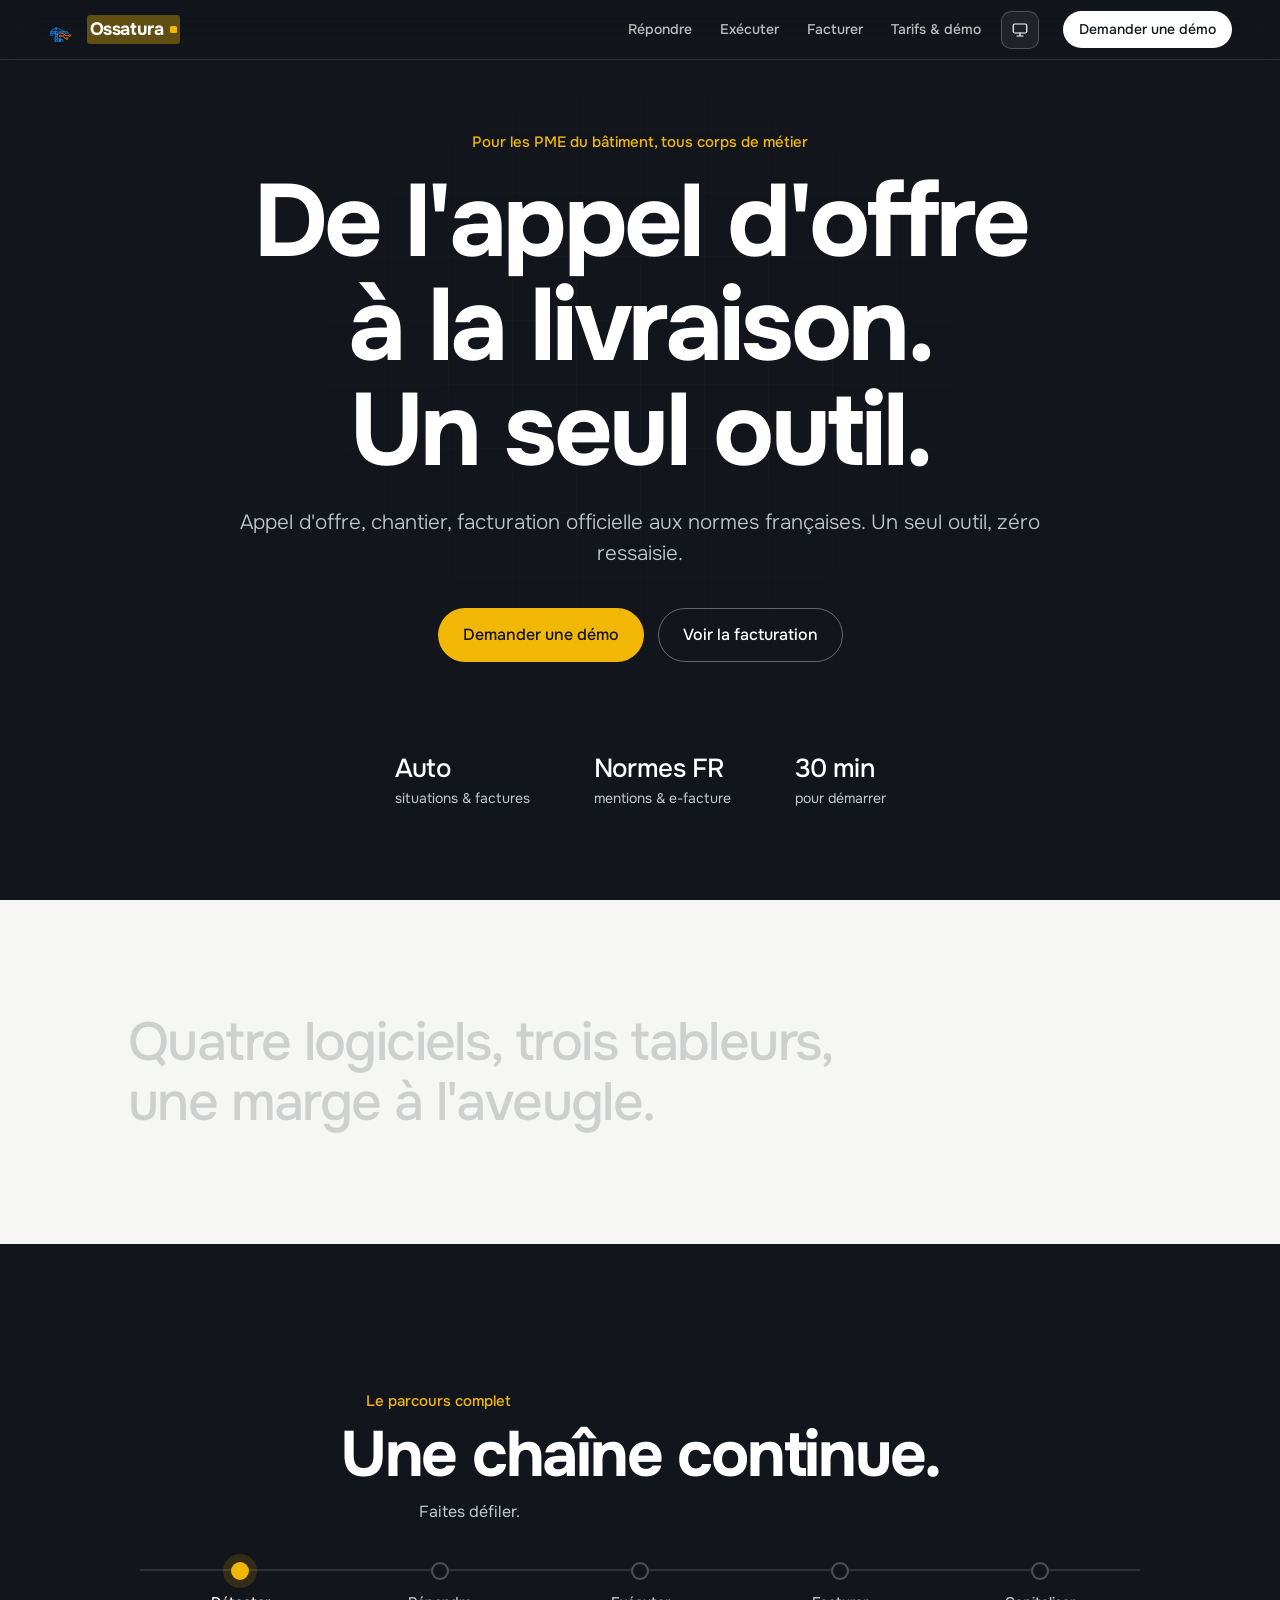
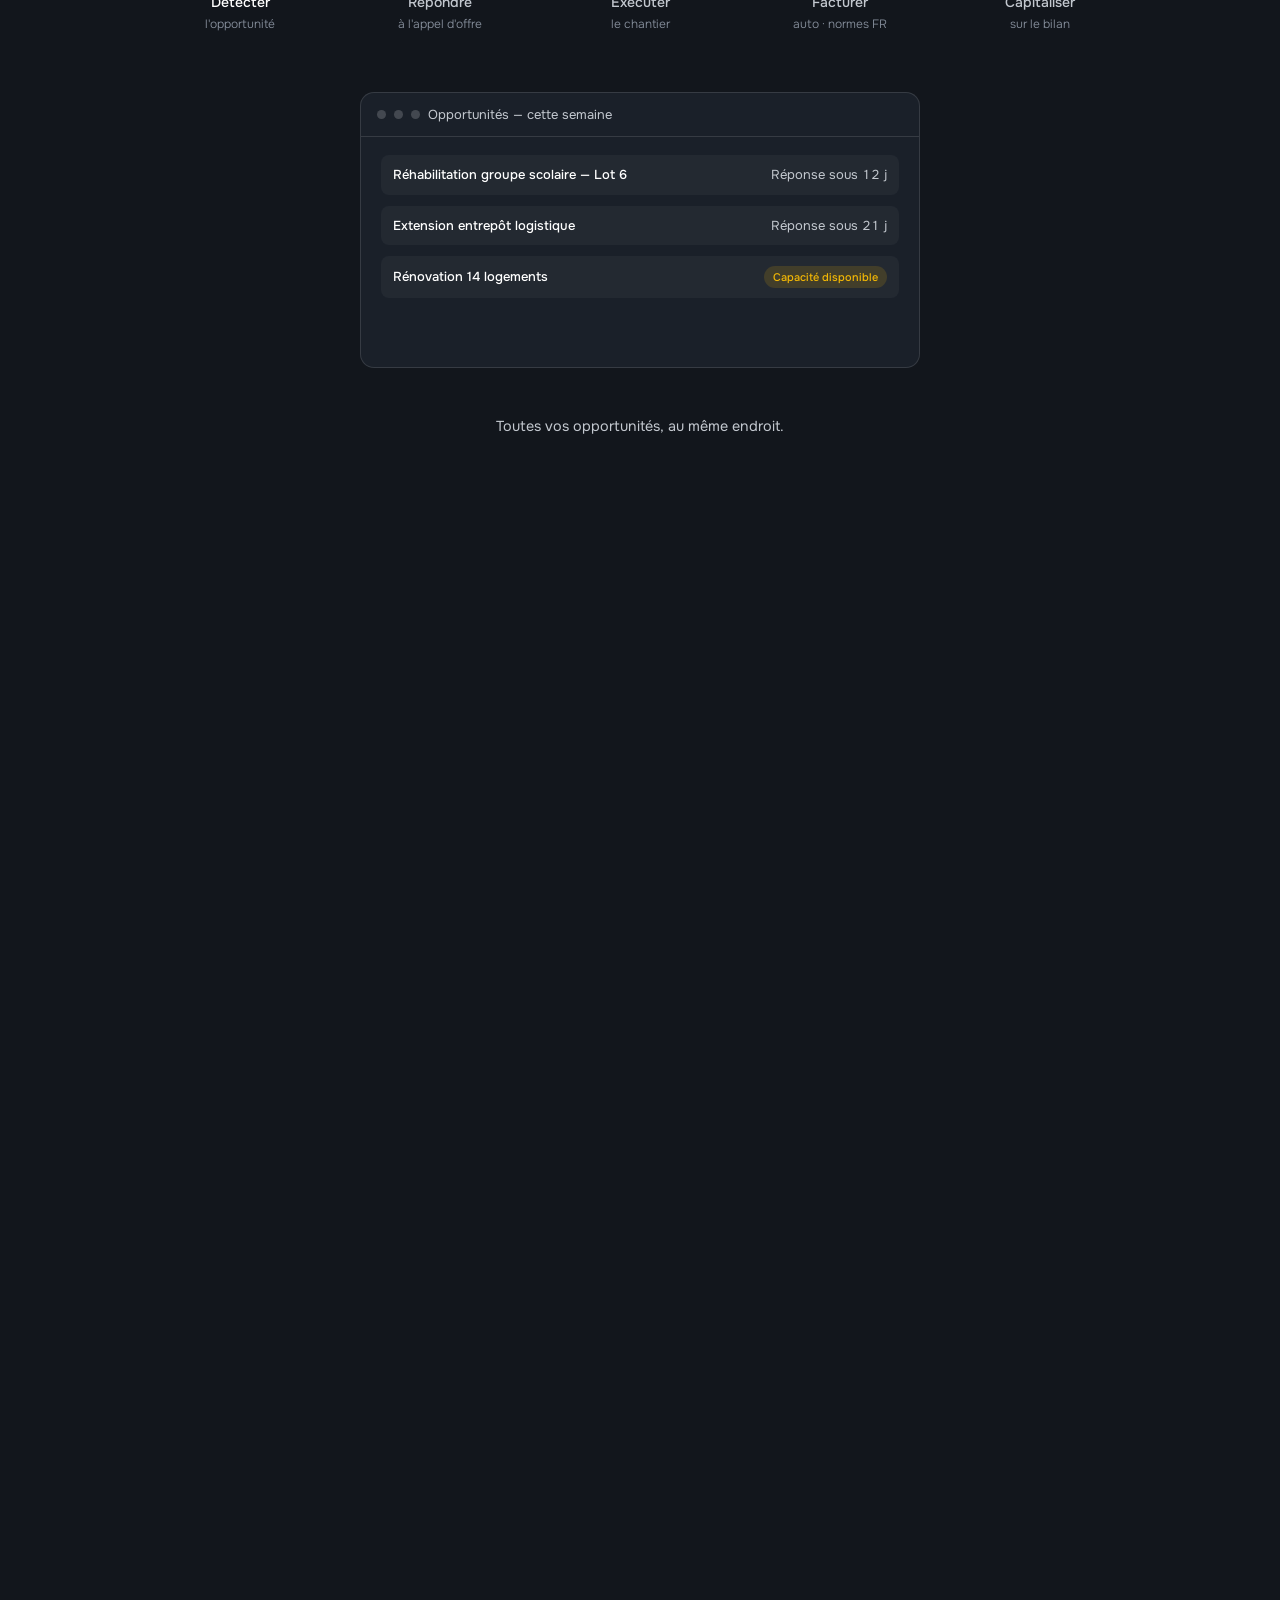
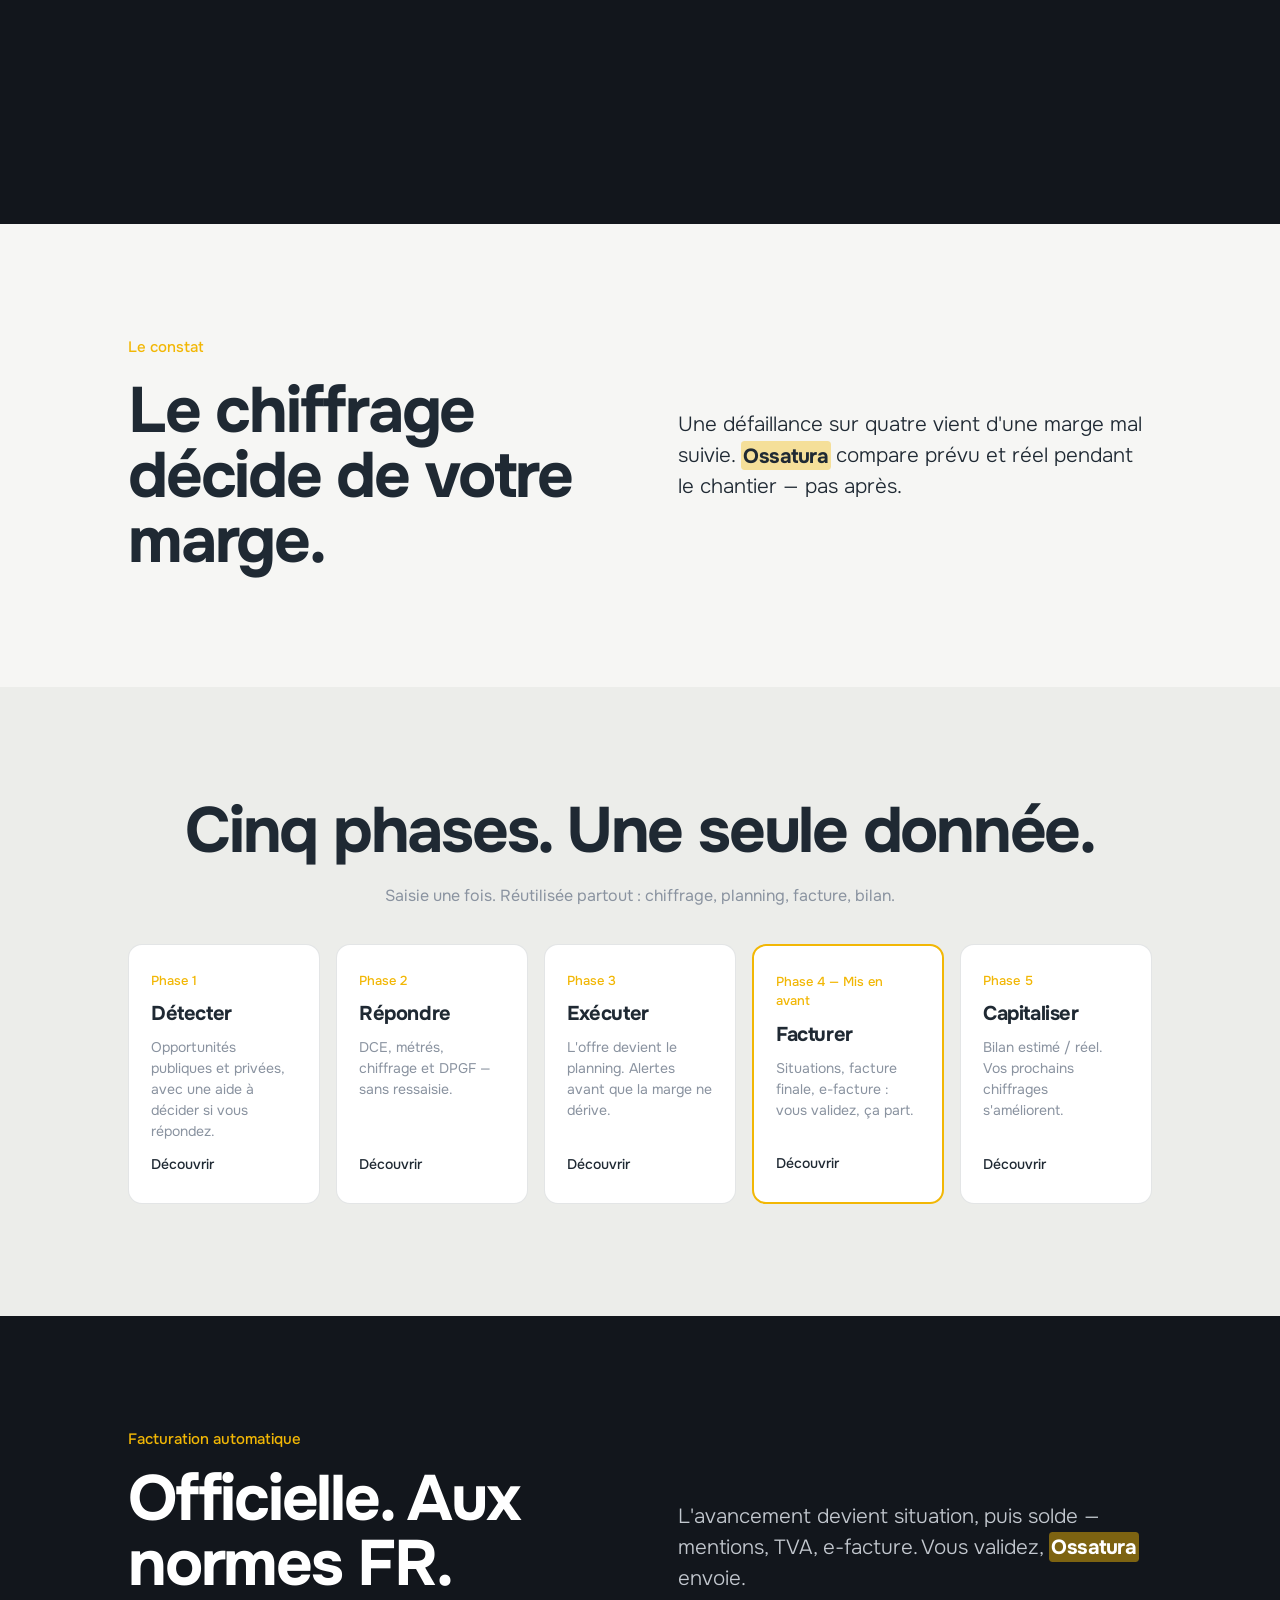
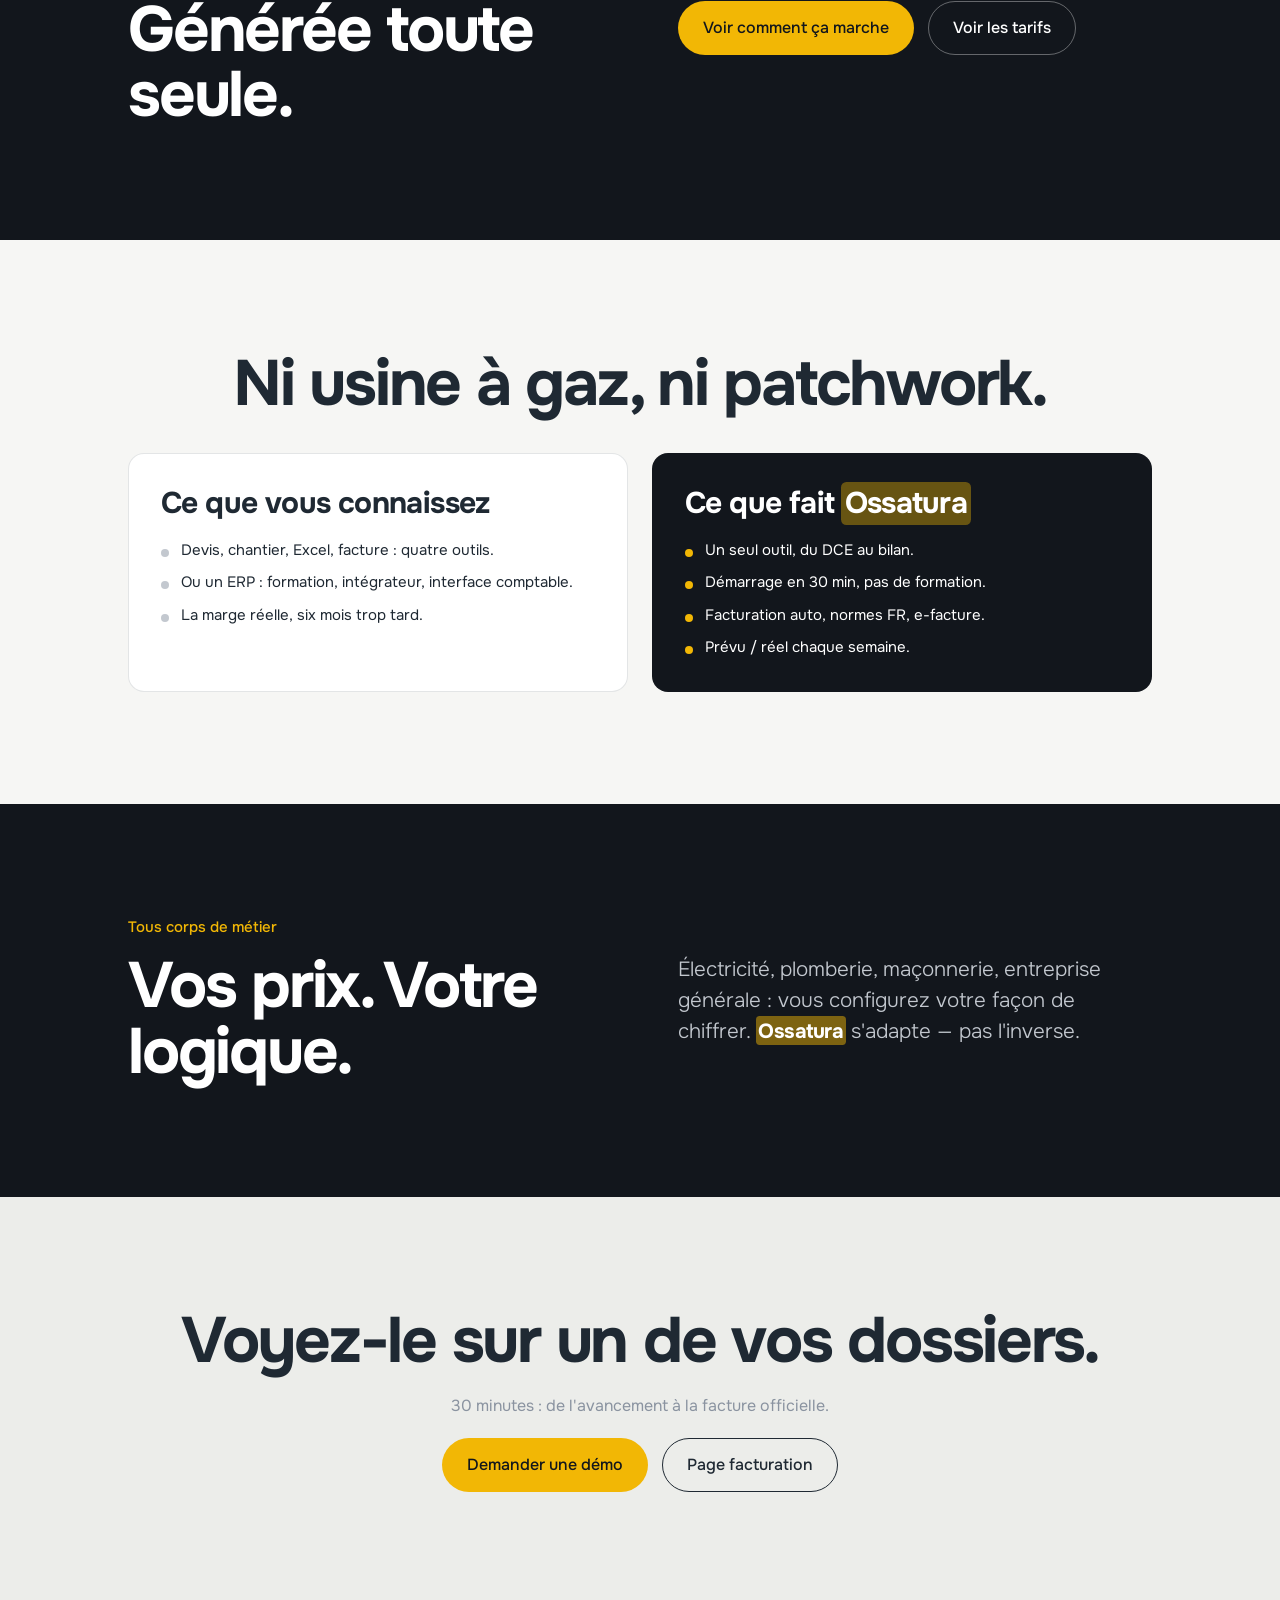
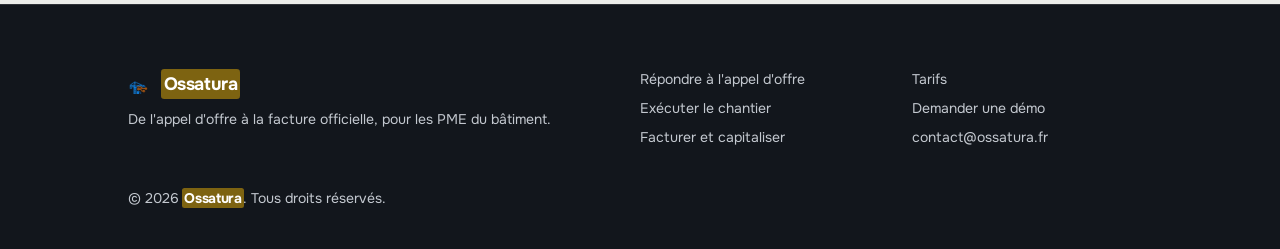
<file: index.html>
<!doctype html>
<html lang="fr-FR">
<head>
<meta charset="utf-8">
<meta name="viewport" content="width=device-width,initial-scale=1">
<title>Ossatura | Logiciel BTP — Chantier &amp; facturation officielle</title>
<meta name="description" content="Ossatura centralise appels d'offres, chiffrage, chantier et facturation automatique officielle aux normes françaises. Pour PME du BTP.">
<meta name="keywords" content="logiciel BTP, facturation automatique, normes françaises, appel d'offres, chiffrage chantier, e-facture, PME bâtiment">
<meta name="author" content="Ossatura">
<meta name="robots" content="index,follow,max-image-preview:large,max-snippet:-1,max-video-preview:-1">
<meta name="googlebot" content="index,follow">
<meta name="language" content="French">
<meta name="geo.region" content="FR">
<link rel="canonical" href="https://ossatura.duckdns.org/">
<link rel="alternate" hreflang="fr" href="https://ossatura.duckdns.org/">
<link rel="alternate" hreflang="x-default" href="https://ossatura.duckdns.org/">
<meta property="og:locale" content="fr_FR">
<meta property="og:type" content="website">
<meta property="og:site_name" content="Ossatura">
<meta property="og:title" content="Ossatura | Logiciel BTP — Chantier &amp; facturation officielle">
<meta property="og:description" content="Ossatura centralise appels d'offres, chiffrage, chantier et facturation automatique officielle aux normes françaises. Pour PME du BTP.">
<meta property="og:url" content="https://ossatura.duckdns.org/">
<meta property="og:image" content="https://ossatura.duckdns.org/assets/logo-full.png">
<meta property="og:image:alt" content="Logo Ossatura — logiciel BTP">
<meta name="twitter:card" content="summary_large_image">
<meta name="twitter:title" content="Ossatura | Logiciel BTP — Chantier &amp; facturation officielle">
<meta name="twitter:description" content="Ossatura centralise appels d'offres, chiffrage, chantier et facturation automatique officielle aux normes françaises. Pour PME du BTP.">
<meta name="twitter:image" content="https://ossatura.duckdns.org/assets/logo-full.png">
<link rel="icon" href="/assets/favicon.ico" sizes="any">
<link rel="icon" type="image/png" href="/assets/favicon.png">
<link rel="apple-touch-icon" href="/assets/logo-full.png">
<link rel="manifest" href="/site.webmanifest">
<meta name="theme-color" content="#F2B705">
<script>
(function(){
  try{
    var k="ossatura.vitrine.theme";
    var p=localStorage.getItem(k)||"system";
    var dark=window.matchMedia("(prefers-color-scheme: dark)").matches;
    var r=(p==="light"||p==="dark")?p:(dark?"dark":"light");
    document.documentElement.dataset.theme=r;
    document.documentElement.style.colorScheme=r;
    var m=document.querySelector('meta[name="theme-color"]');
    if(m) m.setAttribute("content", r==="dark"?"#12161C":"#F2B705");
  }catch(e){}
})();
</script>
<link rel="preconnect" href="https://fonts.googleapis.com">
<link rel="preconnect" href="https://fonts.gstatic.com" crossorigin>
<link rel="stylesheet" href="/assets/style.css?v=20260915-ios">
<script type="application/ld+json">
{
  "@context": "https://schema.org",
  "@type": "Organization",
  "name": "Ossatura",
  "url": "https://ossatura.duckdns.org",
  "logo": "https://ossatura.duckdns.org/assets/logo-full.png",
  "email": "contact@ossatura.fr",
  "description": "Plateforme de gestion de projet pour les PME du bâtiment, de l'appel d'offre à la facturation officielle.",
  "sameAs": [],
  "areaServed": {
    "@type": "Country",
    "name": "France"
  }
}
</script>
<script type="application/ld+json">
{
  "@context": "https://schema.org",
  "@type": "WebSite",
  "name": "Ossatura",
  "url": "https://ossatura.duckdns.org",
  "inLanguage": "fr-FR",
  "publisher": {
    "@type": "Organization",
    "name": "Ossatura",
    "url": "https://ossatura.duckdns.org"
  },
  "potentialAction": {
    "@type": "CommunicateAction",
    "name": "Demander une démo",
    "target": "https://ossatura.duckdns.org/contact.html#demo"
  }
}
</script>
<script type="application/ld+json">
{
  "@context": "https://schema.org",
  "@type": "SoftwareApplication",
  "name": "Ossatura",
  "applicationCategory": "BusinessApplication",
  "applicationSubCategory": "ConstructionProjectManagement",
  "operatingSystem": "Web",
  "url": "https://ossatura.duckdns.org",
  "image": "https://ossatura.duckdns.org/assets/logo-full.png",
  "description": "Logiciel BTP pour appels d'offres, suivi de chantier et facturation automatique officielle aux normes françaises.",
  "inLanguage": "fr-FR",
  "offers": [
    {
      "@type": "Offer",
      "name": "Artisan",
      "price": "149",
      "priceCurrency": "EUR",
      "priceSpecification": {
        "@type": "UnitPriceSpecification",
        "price": "149",
        "priceCurrency": "EUR",
        "billingDuration": "P1M",
        "referenceQuantity": {
          "@type": "QuantitativeValue",
          "value": 1,
          "unitCode": "MON"
        }
      },
        "description": "5 chantiers actifs, 5 analyses IA/mois puis sur demande, socle DCE-chantier-facturation officielle.",
      "url": "https://ossatura.duckdns.org/contact.html"
    },
    {
      "@type": "Offer",
      "name": "Entreprise",
      "price": "349",
      "priceCurrency": "EUR",
      "priceSpecification": {
        "@type": "UnitPriceSpecification",
        "price": "349",
        "priceCurrency": "EUR",
        "billingDuration": "P1M"
      },
        "description": "20 chantiers actifs, 25 analyses IA/mois puis sur demande, relances auto, pilotage d'équipes et capitalisation.",
      "url": "https://ossatura.duckdns.org/contact.html"
    },
    {
      "@type": "Offer",
      "name": "Groupe",
      "price": "799",
      "priceCurrency": "EUR",
      "priceSpecification": {
        "@type": "UnitPriceSpecification",
        "price": "799",
        "priceCurrency": "EUR",
        "billingDuration": "P1M",
        "minPrice": "799"
      },
        "description": "Chantiers illimités, analyses IA illimitées, multi-sociétés, reporting groupe et interlocuteur dédié.",
      "url": "https://ossatura.duckdns.org/contact.html"
    }
  ],
  "featureList": [
    "Réponse aux appels d'offres",
    "Analyse IA des DCE",
    "Chiffrage et DPGF",
    "Suivi de chantier",
    "Facturation automatique aux normes françaises",
    "Facture électronique",
    "Bilan de marge"
  ],
  "provider": {
    "@type": "Organization",
    "name": "Ossatura",
    "url": "https://ossatura.duckdns.org"
  }
}
</script>
<script type="application/ld+json">
{
  "@context": "https://schema.org",
  "@type": "WebPage",
  "name": "Ossatura | Logiciel BTP — Chantier & facturation officielle",
  "description": "Ossatura centralise appels d'offres, chiffrage, chantier et facturation automatique officielle aux normes françaises. Pour PME du BTP.",
  "url": "https://ossatura.duckdns.org/",
  "inLanguage": "fr-FR",
  "isPartOf": {
    "@type": "WebSite",
    "name": "Ossatura",
    "url": "https://ossatura.duckdns.org"
  },
  "about": {
    "@type": "SoftwareApplication",
    "name": "Ossatura"
  },
  "primaryImageOfPage": {
    "@type": "ImageObject",
    "url": "https://ossatura.duckdns.org/assets/logo-full.png"
  }
}
</script>
<script type="application/ld+json">
{
  "@context": "https://schema.org",
  "@type": "BreadcrumbList",
  "itemListElement": [
    {
      "@type": "ListItem",
      "position": 1,
      "name": "Accueil",
      "item": "https://ossatura.duckdns.org/"
    }
  ]
}
</script>
</head>
<body>
<a class="skip-link" href="#main">Aller au contenu</a>
<nav class="nav" aria-label="Navigation principale">
  <a class="brand" href="index.html"><img src="/assets/logo-nav.png" alt="Ossatura — logiciel de gestion BTP" width="24" height="24" decoding="async"><span class="brand-mark">Ossatura</span></a>
  <ul class="nav-links" id="nav-links">
          <li><a href="reponse.html">Répondre</a></li>
    <li><a href="chantier.html">Exécuter</a></li>
    <li><a href="finance.html">Facturer</a></li>
    <li><a href="contact.html">Tarifs & démo</a></li>
  </ul>
  <button type="button" class="theme-toggle" aria-label="Changer le thème"></button>
  <a class="cta" href="contact.html">Demander une démo</a>
  <button class="burger" type="button" aria-label="Ouvrir le menu" aria-expanded="false" aria-controls="nav-links"><span></span><span></span><span></span></button>
</nav>

<main id="main">
<!-- HERO -->
<header class="hero dark">
  <div class="hero-blueprint" aria-hidden="true"></div>
  <div class="wrap center">
    <p class="kicker reveal">Pour les PME du bâtiment, tous corps de métier</p>
    <h1 class="reveal d1">De l'appel d'offre<br>à la livraison.<br>Un seul outil.</h1>
    <p class="lead muted reveal d2">Appel d'offre, chantier, facturation officielle aux normes françaises. Un seul outil, zéro ressaisie.</p>
    <div class="btn-row reveal d3">
      <a class="btn primary" href="contact.html">Demander une démo</a>
      <a class="btn ghostdark" href="finance.html">Voir la facturation</a>
    </div>
  </div>
  <div class="hero-sub reveal d3">
    <div><b>Auto</b>situations &amp; factures</div>
    <div><b>Normes FR</b>mentions &amp; e-facture</div>
    <div><b>30 min</b>pour démarrer</div>
  </div>
</header>

<!-- STATEMENT -->
<section class="section light">
  <div class="wrap">
    <p class="statement">Quatre logiciels, trois tableurs, une marge à l'aveugle.</p>
  </div>
</section>

<!-- SCRUBBED SCENE -->
<section class="scene dark" id="parcours">
  <div class="pin">
  <div class="pin-inner">
    <div class="wrap scene-head">
      <p class="kicker">Le parcours complet</p>
      <h2>Une chaîne continue.</h2>
      <p class="muted">Faites défiler.</p>
    </div>
    <div class="scene-body">
      <div class="wrap">
        <div class="track"><div class="fill"></div></div>
        <div class="nodes">
          <div class="node"><span>Détecter</span><small>l'opportunité</small></div>
          <div class="node"><span>Répondre</span><small>à l'appel d'offre</small></div>
          <div class="node"><span>Exécuter</span><small>le chantier</small></div>
          <div class="node"><span>Facturer</span><small>auto · normes FR</small></div>
          <div class="node"><span>Capitaliser</span><small>sur le bilan</small></div>
        </div>

        <div class="screens">
          <div class="screen">
            <header><i></i><i></i><i></i> Opportunités — cette semaine</header>
            <div class="body">
              <div class="row"><b>Réhabilitation groupe scolaire — Lot 6</b><span class="v">Réponse sous 12 j</span></div>
              <div class="row"><b>Extension entrepôt logistique</b><span class="v">Réponse sous 21 j</span></div>
              <div class="row"><b>Rénovation 14 logements</b><span class="tag">Capacité disponible</span></div>
            </div>
          </div>
          <div class="screen">
            <header><i></i><i></i><i></i> Chiffrage — Lot 6 — 48 postes</header>
            <div class="body">
              <div class="row"><b>Postes du CCTP chiffrés</b><span class="v ok">48 / 48</span></div>
              <div class="row"><b>Déboursé sec</b><span class="v">182 400 €</span></div>
              <div class="row"><b>Prix de vente (marge appliquée)</b><span class="v">236 900 €</span></div>
              <div class="bar"><i style="--w:100%"></i></div>
            </div>
          </div>
          <div class="screen">
            <header><i></i><i></i><i></i> Chantier — semaine 7 sur 14</header>
            <div class="body">
              <div class="row"><b>Phase gros œuvre</b><span class="v ok">Terminée</span></div>
              <div class="row"><b>Phase second œuvre</b><span class="v">62 %</span></div>
              <div class="bar"><i style="--w:62%"></i></div>
              <div class="row"><b>Heures consommées / prévues</b><span class="v">1 040 / 1 120</span></div>
            </div>
          </div>
          <div class="screen">
            <header><i></i><i></i><i></i> Facture auto — normes FR</header>
            <div class="body">
              <div class="row"><b>Avancement cumulé</b><span class="v">71 %</span></div>
              <div class="row"><b>Situation générée</b><span class="v">54 300 €</span></div>
              <div class="row"><b>Mentions &amp; TVA</b><span class="v ok">Conformes</span></div>
              <div class="row"><b>E-facture</b><span class="tag">Format officiel</span></div>
            </div>
          </div>
          <div class="screen">
            <header><i></i><i></i><i></i> Bilan de clôture</header>
            <div class="body">
              <div class="row"><b>Budget chiffré</b><span class="v">236 900 €</span></div>
              <div class="row"><b>Coût réel</b><span class="v">221 100 €</span></div>
              <div class="row"><b>Marge réalisée</b><span class="v ok">15 800 € · 6,7 %</span></div>
              <div class="row"><b>Écart main-d'œuvre</b><span class="v">+ 4 % vs estimé</span></div>
            </div>
          </div>
        </div>
      </div>
      <p class="scene-caption">
        <span>Toutes vos opportunités, au même endroit.</span>
        <span>DCE lu, CCTP chiffré, rien n'est oublié.</span>
        <span>L'offre devient le planning. Le terrain remonte l'avancement.</span>
        <span>Vous validez : situation, mentions FR, e-facture.</span>
        <span>Chaque chantier améliore le prochain chiffrage.</span>
      </p>
    </div>
  </div>
  </div>
</section>

<!-- WHY -->
<section class="section light">
  <div class="wrap">
    <div class="grid-2">
      <div class="stack reveal">
        <p class="kicker">Le constat</p>
        <h2>Le chiffrage décide de votre marge.</h2>
      </div>
      <div class="stack reveal d1">
        <p class="lead">Une défaillance sur quatre vient d'une marge mal suivie. <span class="brand-mark">Ossatura</span> compare prévu et réel pendant le chantier — pas après.</p>
      </div>
    </div>
  </div>
</section>

<!-- PHASES OVERVIEW -->
<section class="section concrete">
  <div class="wrap">
    <div class="center stack reveal" style="margin-bottom:36px">
      <h2>Cinq phases. Une seule donnée.</h2>
      <p class="muted">Saisie une fois. Réutilisée partout : chiffrage, planning, facture, bilan.</p>
    </div>
    <div class="phases">
      <article class="phase reveal">
        <span class="n">Phase 1</span>
        <h3>Détecter</h3>
        <p>Opportunités publiques et privées, avec une aide à décider si vous répondez.</p>
        <a href="reponse.html#detecter">Découvrir</a>
      </article>
      <article class="phase reveal d1">
        <span class="n">Phase 2</span>
        <h3>Répondre</h3>
        <p>DCE, métrés, chiffrage et DPGF — sans ressaisie.</p>
        <a href="reponse.html#repondre">Découvrir</a>
      </article>
      <article class="phase reveal d2">
        <span class="n">Phase 3</span>
        <h3>Exécuter</h3>
        <p>L'offre devient le planning. Alertes avant que la marge ne dérive.</p>
        <a href="chantier.html">Découvrir</a>
      </article>
      <article class="phase hi reveal d3">
        <span class="n">Phase 4 — Mis en avant</span>
        <h3>Facturer</h3>
        <p>Situations, facture finale, e-facture : vous validez, ça part.</p>
        <a href="finance.html">Découvrir</a>
      </article>
      <article class="phase reveal d3">
        <span class="n">Phase 5</span>
        <h3>Capitaliser</h3>
        <p>Bilan estimé / réel. Vos prochains chiffrages s'améliorent.</p>
        <a href="finance.html#capitaliser">Découvrir</a>
      </article>
    </div>
  </div>
</section>

<!-- FACTURATION -->
<section class="section dark" id="facturation">
  <div class="wrap grid-2">
    <div class="reveal">
      <p class="kicker">Facturation automatique</p>
      <h2>Officielle. Aux normes FR. Générée toute seule.</h2>
    </div>
    <div class="stack reveal d1">
      <p class="lead muted">L'avancement devient situation, puis solde — mentions, TVA, e-facture. Vous validez, <span class="brand-mark">Ossatura</span> envoie.</p>
      <div class="btn-row" style="margin-top:8px">
        <a class="btn primary" href="finance.html">Voir comment ça marche</a>
        <a class="btn ghostdark" href="contact.html">Voir les tarifs</a>
      </div>
    </div>
  </div>
</section>

<!-- COMPARISON -->
<section class="section light">
  <div class="wrap">
    <div class="center stack reveal" style="margin-bottom:36px">
      <h2>Ni usine à gaz, ni patchwork.</h2>
    </div>
    <div class="compare">
      <article class="reveal">
        <h3>Ce que vous connaissez</h3>
        <ul>
          <li>Devis, chantier, Excel, facture : quatre outils.</li>
          <li>Ou un ERP : formation, intégrateur, interface comptable.</li>
          <li>La marge réelle, six mois trop tard.</li>
        </ul>
      </article>
      <article class="hi reveal d1">
        <h3>Ce que fait <span class="brand-mark">Ossatura</span></h3>
        <ul>
          <li>Un seul outil, du DCE au bilan.</li>
          <li>Démarrage en 30 min, pas de formation.</li>
          <li>Facturation auto, normes FR, e-facture.</li>
          <li>Prévu / réel chaque semaine.</li>
        </ul>
      </article>
    </div>
  </div>
</section>

<!-- GENERIC -->
<section class="section dark">
  <div class="wrap grid-2">
    <div class="reveal">
      <p class="kicker">Tous corps de métier</p>
      <h2>Vos prix. Votre logique.</h2>
    </div>
    <div class="stack reveal d1">
      <p class="lead muted">Électricité, plomberie, maçonnerie, entreprise générale : vous configurez votre façon de chiffrer. <span class="brand-mark">Ossatura</span> s'adapte — pas l'inverse.</p>
    </div>
  </div>
</section>

<!-- CTA -->
<section class="section concrete">
  <div class="wrap center stack reveal">
    <h2>Voyez-le sur un de vos dossiers.</h2>
    <p class="muted">30 minutes : de l'avancement à la facture officielle.</p>
    <div class="btn-row"><a class="btn primary" href="contact.html">Demander une démo</a><a class="btn ghost" href="finance.html">Page facturation</a></div>
  </div>
</section>

</main>
<footer class="footer dark">
  <div class="wrap">
    <div class="cols">
      <div>
        <div class="brand"><img src="/assets/logo-nav.png" alt="Ossatura — logiciel de gestion BTP" width="24" height="24" decoding="async"><span class="brand-mark">Ossatura</span></div>
        <p>De l'appel d'offre à la facture officielle, pour les PME du bâtiment.</p>
      </div>
      <ul>
        <li><a href="reponse.html">Répondre à l'appel d'offre</a></li>
        <li><a href="chantier.html">Exécuter le chantier</a></li>
        <li><a href="finance.html">Facturer et capitaliser</a></li>
      </ul>
      <ul>
        <li><a href="contact.html">Tarifs</a></li>
        <li><a href="contact.html#demo">Demander une démo</a></li>
        <li><a href="mailto:contact@ossatura.fr">contact@ossatura.fr</a></li>
      </ul>
    </div>
    <p>© 2026 <span class="brand-mark">Ossatura</span>. Tous droits réservés.</p>
  </div>
</footer>

<script src="/assets/main.js?v=20260915-ios" defer></script>
</body>
</html>
</file>
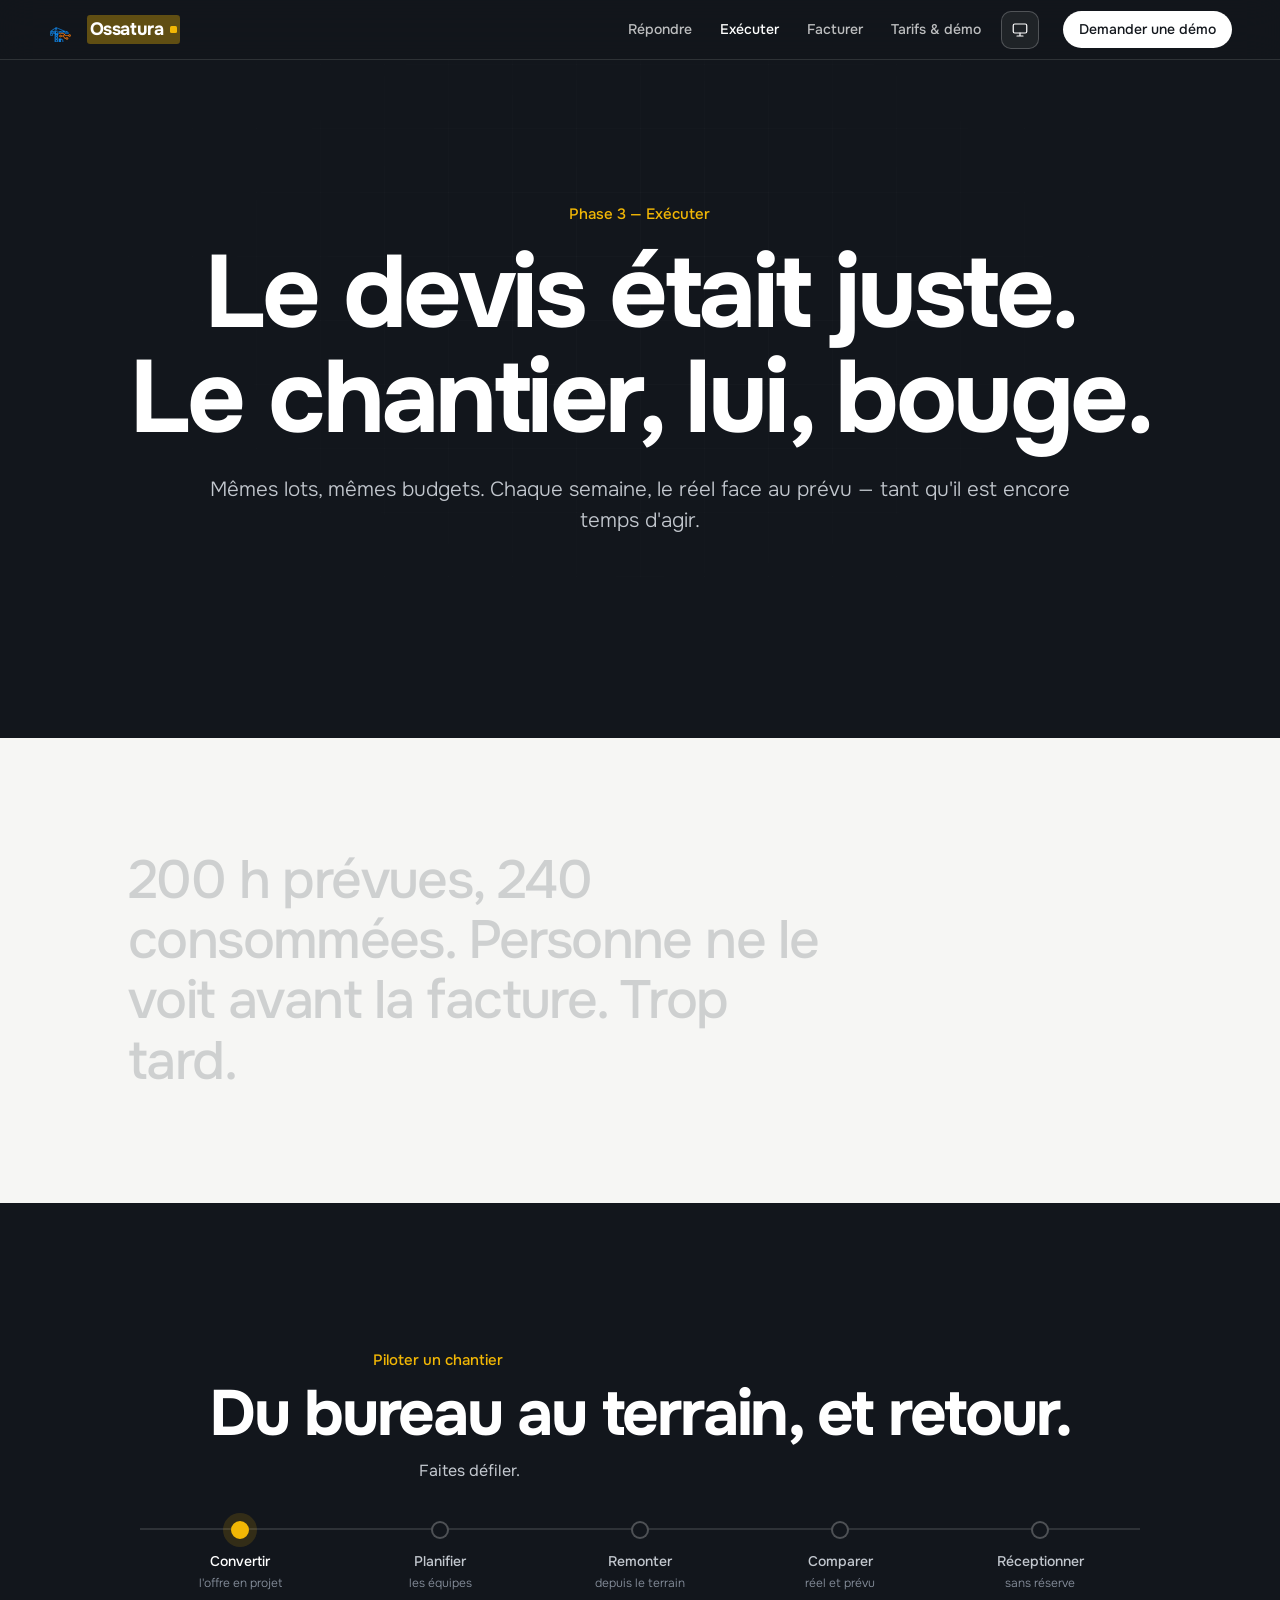
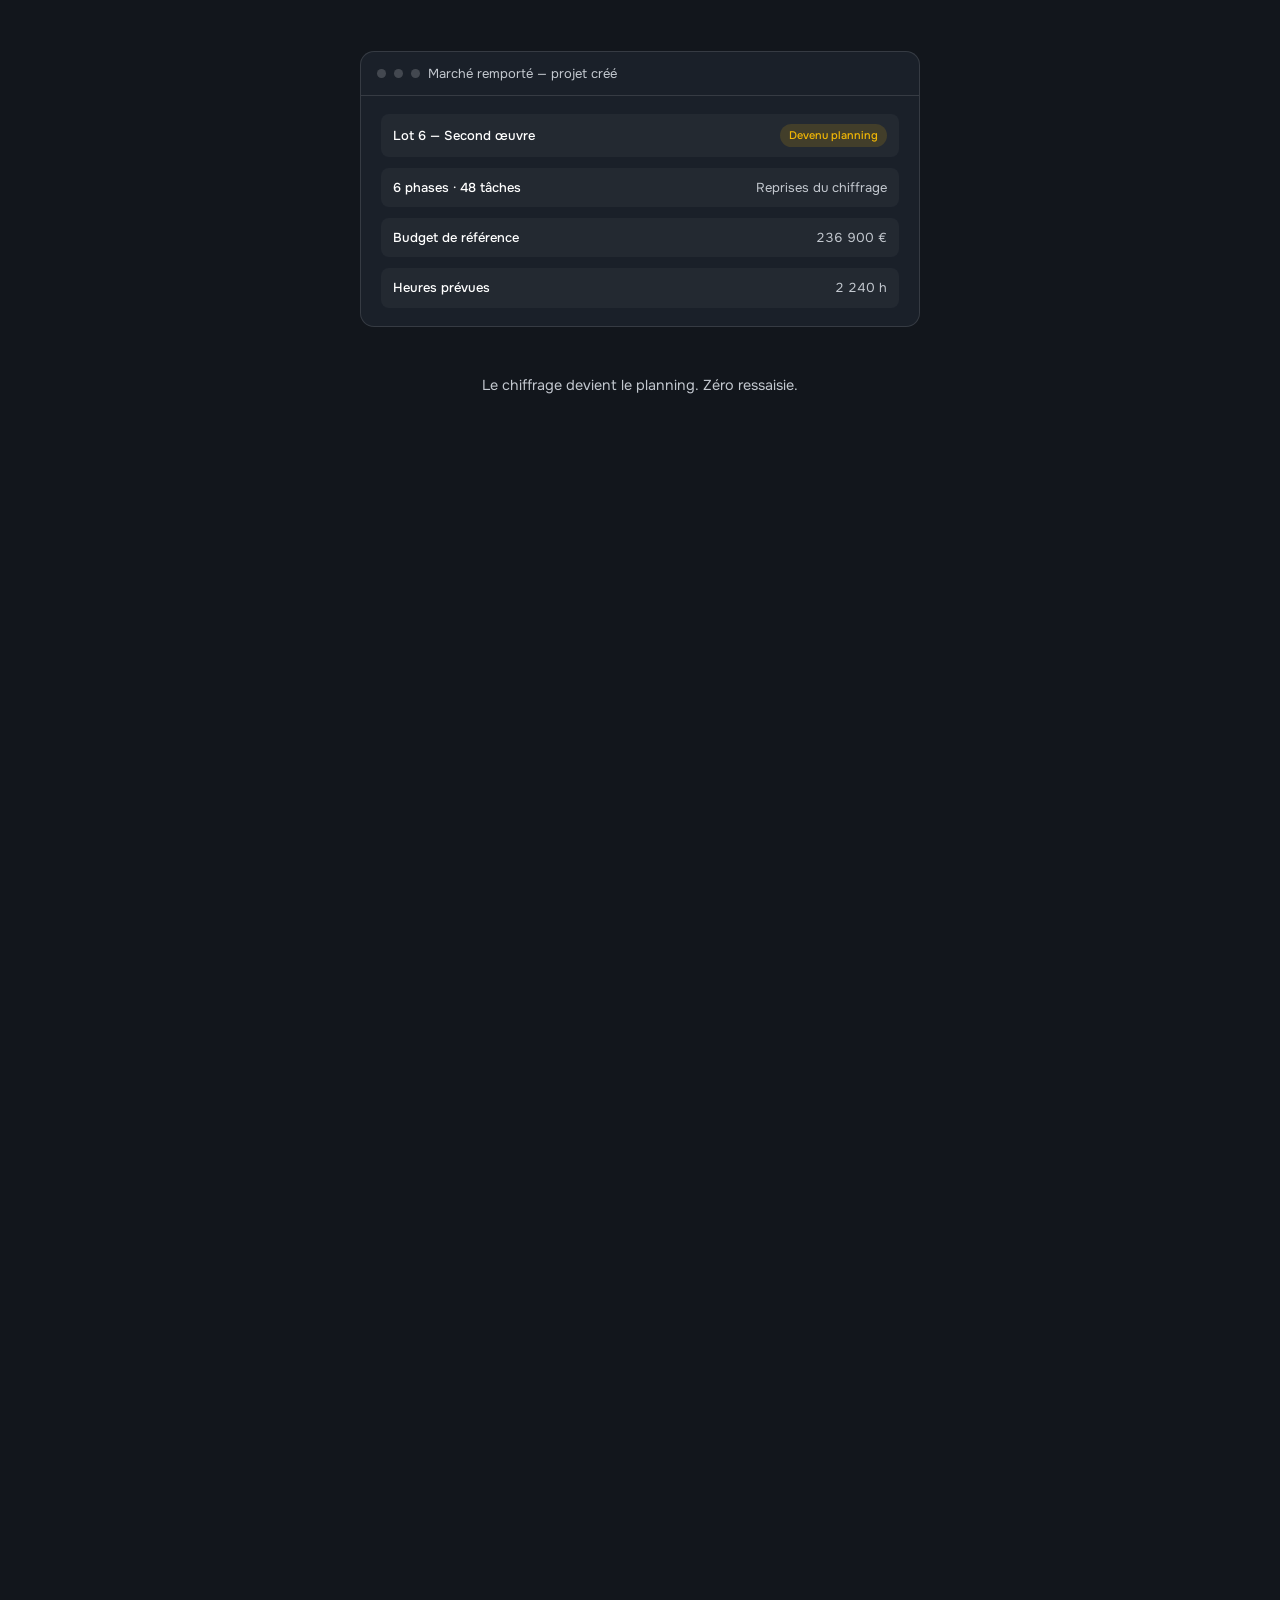
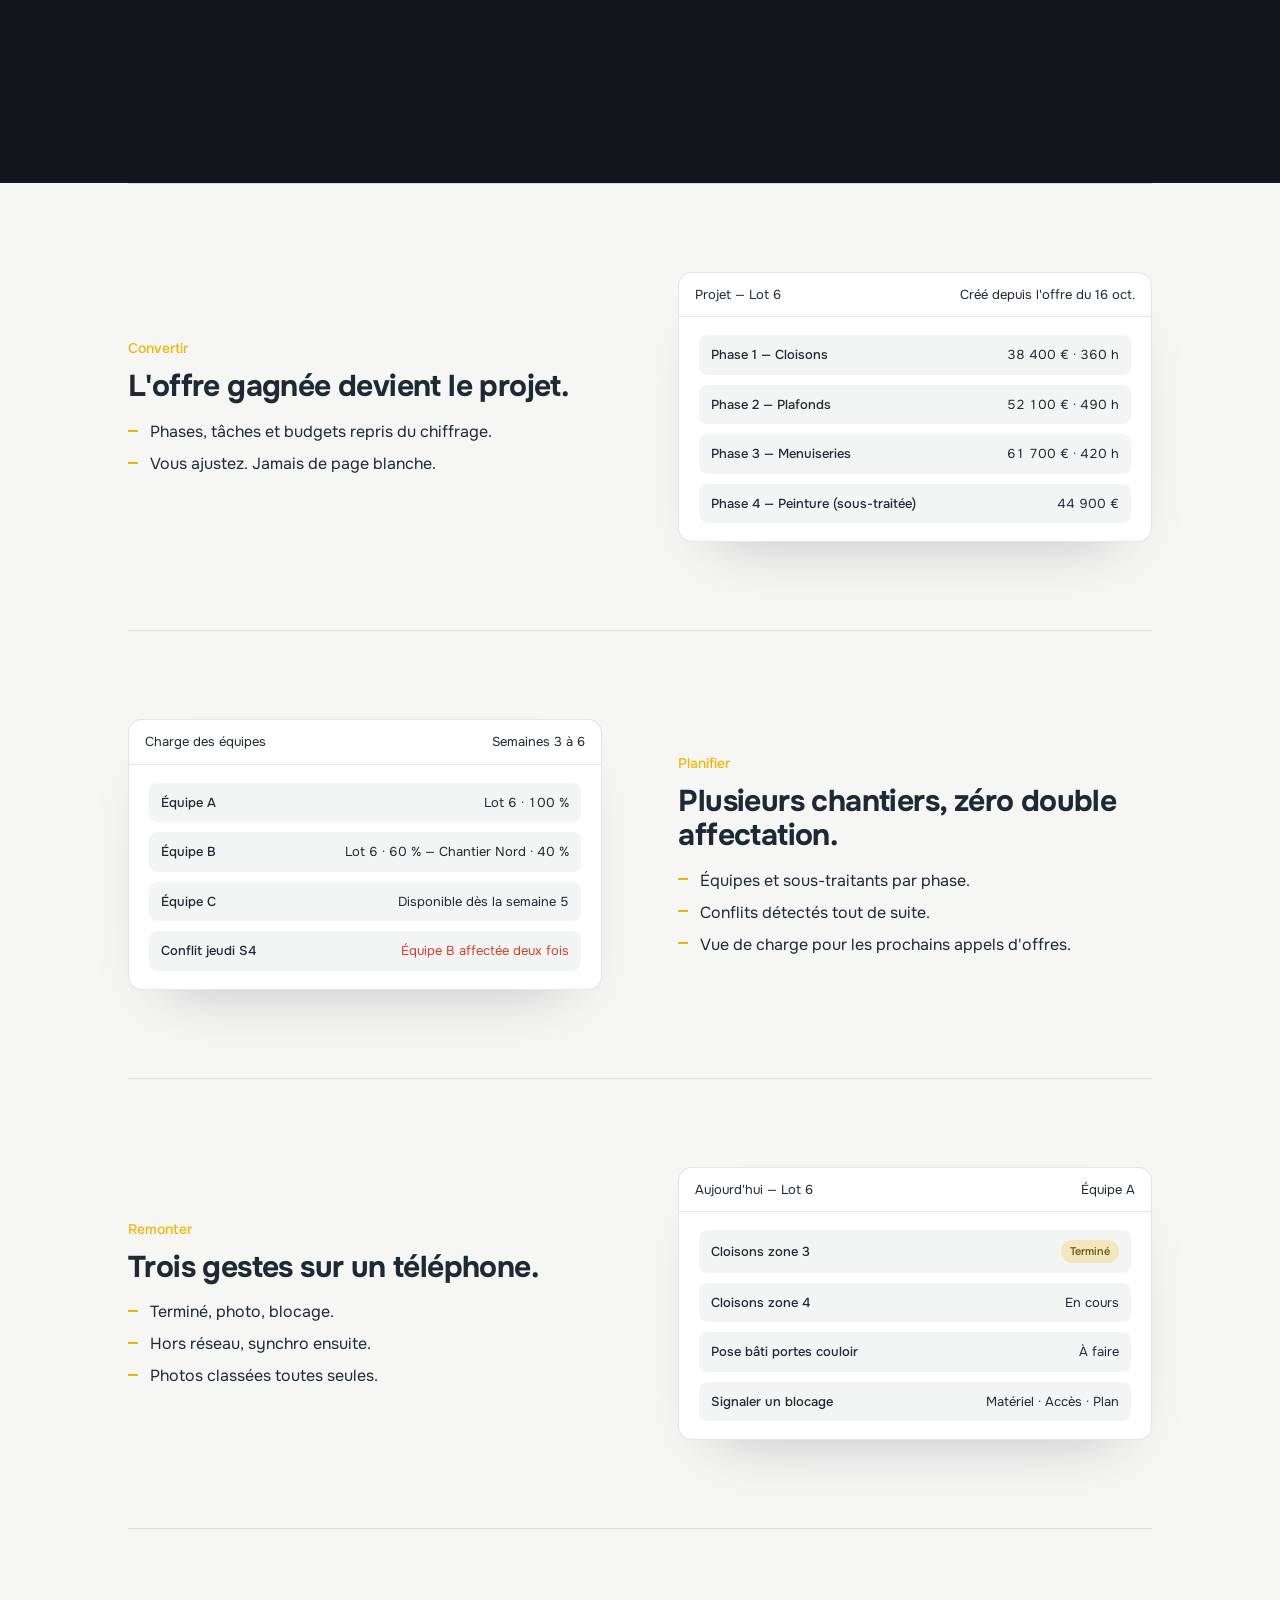
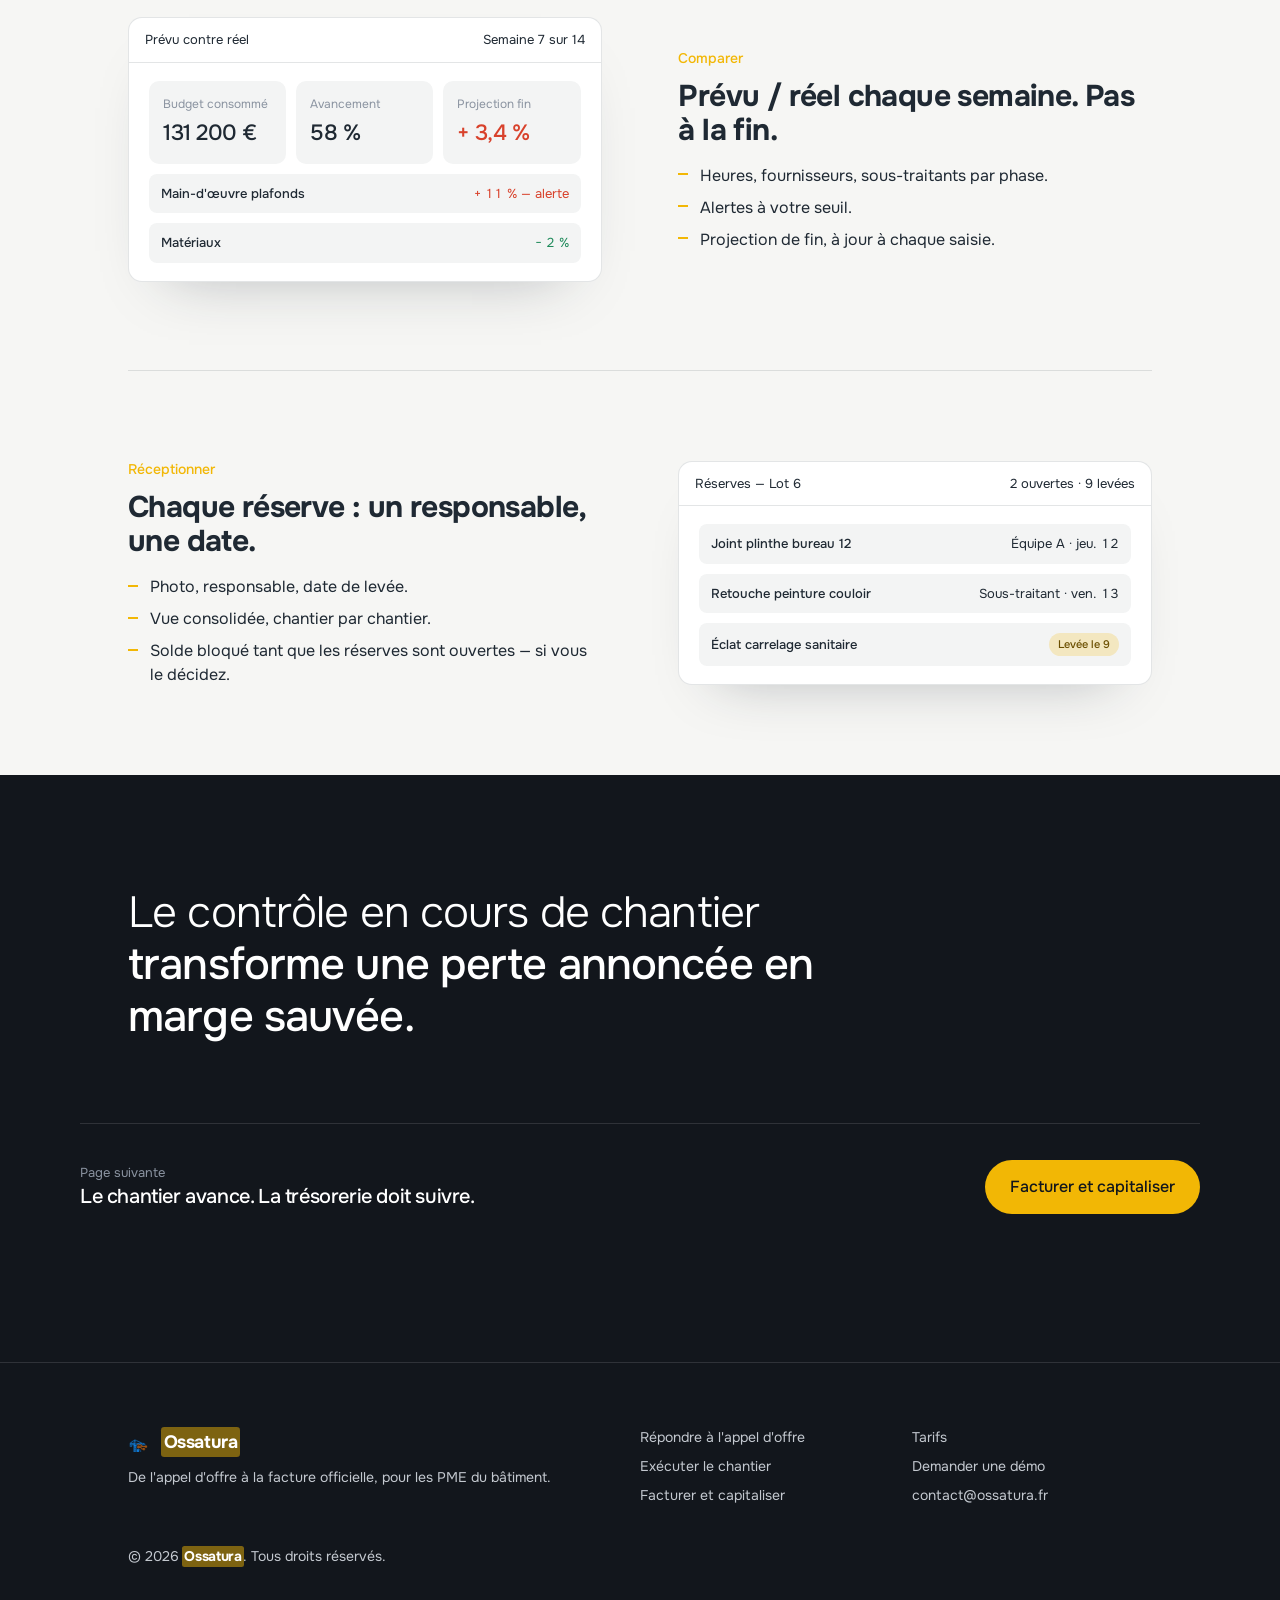
<file: chantier.html>
<!doctype html>
<html lang="fr-FR">
<head>
<meta charset="utf-8">
<meta name="viewport" content="width=device-width,initial-scale=1">
<title>Suivi de chantier BTP en temps réel | Ossatura</title>
<meta name="description" content="Planning depuis l'offre, avancement terrain, coûts réels vs prévus et alertes de marge avant qu'il ne soit trop tard.">
<meta name="keywords" content="suivi de chantier, planning BTP, avancement terrain, marge chantier, PME bâtiment">
<meta name="author" content="Ossatura">
<meta name="robots" content="index,follow,max-image-preview:large,max-snippet:-1,max-video-preview:-1">
<meta name="googlebot" content="index,follow">
<meta name="language" content="French">
<meta name="geo.region" content="FR">
<link rel="canonical" href="https://ossatura.duckdns.org/chantier.html">
<link rel="alternate" hreflang="fr" href="https://ossatura.duckdns.org/chantier.html">
<link rel="alternate" hreflang="x-default" href="https://ossatura.duckdns.org/chantier.html">
<meta property="og:locale" content="fr_FR">
<meta property="og:type" content="website">
<meta property="og:site_name" content="Ossatura">
<meta property="og:title" content="Suivi de chantier BTP en temps réel | Ossatura">
<meta property="og:description" content="Planning depuis l'offre, avancement terrain, coûts réels vs prévus et alertes de marge avant qu'il ne soit trop tard.">
<meta property="og:url" content="https://ossatura.duckdns.org/chantier.html">
<meta property="og:image" content="https://ossatura.duckdns.org/assets/logo-full.png">
<meta property="og:image:alt" content="Logo Ossatura — logiciel BTP">
<meta name="twitter:card" content="summary_large_image">
<meta name="twitter:title" content="Suivi de chantier BTP en temps réel | Ossatura">
<meta name="twitter:description" content="Planning depuis l'offre, avancement terrain, coûts réels vs prévus et alertes de marge avant qu'il ne soit trop tard.">
<meta name="twitter:image" content="https://ossatura.duckdns.org/assets/logo-full.png">
<link rel="icon" href="/assets/favicon.ico" sizes="any">
<link rel="icon" type="image/png" href="/assets/favicon.png">
<link rel="apple-touch-icon" href="/assets/logo-full.png">
<link rel="manifest" href="/site.webmanifest">
<meta name="theme-color" content="#F2B705">
<script>
(function(){
  try{
    var k="ossatura.vitrine.theme";
    var p=localStorage.getItem(k)||"system";
    var dark=window.matchMedia("(prefers-color-scheme: dark)").matches;
    var r=(p==="light"||p==="dark")?p:(dark?"dark":"light");
    document.documentElement.dataset.theme=r;
    document.documentElement.style.colorScheme=r;
    var m=document.querySelector('meta[name="theme-color"]');
    if(m) m.setAttribute("content", r==="dark"?"#12161C":"#F2B705");
  }catch(e){}
})();
</script>
<link rel="preconnect" href="https://fonts.googleapis.com">
<link rel="preconnect" href="https://fonts.gstatic.com" crossorigin>
<link rel="stylesheet" href="/assets/style.css?v=20260915-ios">
<script type="application/ld+json">
{
  "@context": "https://schema.org",
  "@type": "Organization",
  "name": "Ossatura",
  "url": "https://ossatura.duckdns.org",
  "logo": "https://ossatura.duckdns.org/assets/logo-full.png",
  "email": "contact@ossatura.fr",
  "description": "Plateforme de gestion de projet pour les PME du bâtiment, de l'appel d'offre à la facturation officielle.",
  "sameAs": [],
  "areaServed": {
    "@type": "Country",
    "name": "France"
  }
}
</script>
<script type="application/ld+json">
{
  "@context": "https://schema.org",
  "@type": "WebSite",
  "name": "Ossatura",
  "url": "https://ossatura.duckdns.org",
  "inLanguage": "fr-FR",
  "publisher": {
    "@type": "Organization",
    "name": "Ossatura",
    "url": "https://ossatura.duckdns.org"
  },
  "potentialAction": {
    "@type": "CommunicateAction",
    "name": "Demander une démo",
    "target": "https://ossatura.duckdns.org/contact.html#demo"
  }
}
</script>
<script type="application/ld+json">
{
  "@context": "https://schema.org",
  "@type": "WebPage",
  "name": "Suivi de chantier BTP en temps réel | Ossatura",
  "description": "Planning depuis l'offre, avancement terrain, coûts réels vs prévus et alertes de marge avant qu'il ne soit trop tard.",
  "url": "https://ossatura.duckdns.org/chantier.html",
  "inLanguage": "fr-FR",
  "isPartOf": {
    "@type": "WebSite",
    "name": "Ossatura",
    "url": "https://ossatura.duckdns.org"
  },
  "about": {
    "@type": "SoftwareApplication",
    "name": "Ossatura"
  },
  "primaryImageOfPage": {
    "@type": "ImageObject",
    "url": "https://ossatura.duckdns.org/assets/logo-full.png"
  }
}
</script>
<script type="application/ld+json">
{
  "@context": "https://schema.org",
  "@type": "BreadcrumbList",
  "itemListElement": [
    {
      "@type": "ListItem",
      "position": 1,
      "name": "Accueil",
      "item": "https://ossatura.duckdns.org/"
    },
    {
      "@type": "ListItem",
      "position": 2,
      "name": "Exécuter le chantier",
      "item": "https://ossatura.duckdns.org/chantier.html"
    }
  ]
}
</script>
</head>
<body>
<a class="skip-link" href="#main">Aller au contenu</a>
<nav class="nav" aria-label="Navigation principale">
  <a class="brand" href="index.html"><img src="/assets/logo-nav.png" alt="Ossatura — logiciel de gestion BTP" width="24" height="24" decoding="async"><span class="brand-mark">Ossatura</span></a>
  <ul class="nav-links" id="nav-links">
          <li><a href="reponse.html">Répondre</a></li>
    <li><a href="chantier.html" aria-current="page">Exécuter</a></li>
    <li><a href="finance.html">Facturer</a></li>
    <li><a href="contact.html">Tarifs & démo</a></li>
  </ul>
  <button type="button" class="theme-toggle" aria-label="Changer le thème"></button>
  <a class="cta" href="contact.html">Demander une démo</a>
  <button class="burger" type="button" aria-label="Ouvrir le menu" aria-expanded="false" aria-controls="nav-links"><span></span><span></span><span></span></button>
</nav>

<main id="main">
<header class="hero dark" style="min-height:82vh">
  <div class="hero-blueprint" aria-hidden="true"></div>
  <div class="wrap center">
    <p class="kicker reveal">Phase 3 — Exécuter</p>
    <h1 class="reveal d1">Le devis était juste.<br>Le chantier, lui, bouge.</h1>
    <p class="lead muted reveal d2">Mêmes lots, mêmes budgets. Chaque semaine, le réel face au prévu — tant qu'il est encore temps d'agir.</p>
  </div>
</header>

<section class="section light">
  <div class="wrap">
    <p class="statement">200 h prévues, 240 consommées. Personne ne le voit avant la facture. Trop tard.</p>
  </div>
</section>

<!-- SCENE -->
<section class="scene dark">
  <div class="pin">
  <div class="pin-inner">
    <div class="wrap scene-head">
      <p class="kicker">Piloter un chantier</p>
      <h2>Du bureau au terrain, et retour.</h2>
      <p class="muted">Faites défiler.</p>
    </div>
    <div class="scene-body">
      <div class="wrap">
        <div class="track"><div class="fill"></div></div>
        <div class="nodes">
          <div class="node"><span>Convertir</span><small>l'offre en projet</small></div>
          <div class="node"><span>Planifier</span><small>les équipes</small></div>
          <div class="node"><span>Remonter</span><small>depuis le terrain</small></div>
          <div class="node"><span>Comparer</span><small>réel et prévu</small></div>
          <div class="node"><span>Réceptionner</span><small>sans réserve</small></div>
        </div>
        <div class="screens">
          <div class="screen">
            <header><i></i><i></i><i></i> Marché remporté — projet créé</header>
            <div class="body">
              <div class="row"><b>Lot 6 — Second œuvre</b><span class="tag">Devenu planning</span></div>
              <div class="row"><b>6 phases · 48 tâches</b><span class="v">Reprises du chiffrage</span></div>
              <div class="row"><b>Budget de référence</b><span class="v">236 900 €</span></div>
              <div class="row"><b>Heures prévues</b><span class="v">2 240 h</span></div>
            </div>
          </div>
          <div class="screen">
            <header><i></i><i></i><i></i> Planning — semaine 3</header>
            <div class="body">
              <div class="row"><b>Équipe A — cloisons</b><span class="v">Lun → Ven</span></div>
              <div class="row"><b>Équipe B — plafonds</b><span class="v">Mer → Ven</span></div>
              <div class="row"><b>Sous-traitant peinture</b><span class="v">À partir de la semaine 6</span></div>
              <div class="row"><b>Conflit détecté</b><span class="v" style="color:#F2B705">Équipe B aussi sur chantier Nord jeudi</span></div>
            </div>
          </div>
          <div class="screen">
            <header><i></i><i></i><i></i> Terrain — application mobile</header>
            <div class="body">
              <div class="row"><b>Cloisons zone 2</b><span class="tag">Terminé · photo jointe</span></div>
              <div class="row"><b>Plafond zone 1</b><span class="v">En cours</span></div>
              <div class="row"><b>Blocage signalé</b><span class="v">Livraison plaques retardée à jeudi</span></div>
              <div class="row"><b>Synchronisé</b><span class="v">Hors connexion, puis 14 h 22</span></div>
            </div>
          </div>
          <div class="screen">
            <header><i></i><i></i><i></i> Prévu / réel — semaine 7</header>
            <div class="body">
              <div class="row"><b>Phase cloisons</b><span class="v ok">Dans le budget</span></div>
              <div class="row"><b>Phase plafonds</b><span class="v" style="color:#F2B705">+ 11 % d'heures</span></div>
              <div class="bar"><i style="--w:71%"></i></div>
              <div class="row"><b>Alerte envoyée</b><span class="v">Seuil 10 % dépassé</span></div>
            </div>
          </div>
          <div class="screen">
            <header><i></i><i></i><i></i> Réserves — avant réception</header>
            <div class="body">
              <div class="row"><b>Réserves ouvertes</b><span class="v">2</span></div>
              <div class="row"><b>Joint plinthe bureau 12</b><span class="v">Équipe A · jeudi</span></div>
              <div class="row"><b>Retouche peinture couloir</b><span class="v">Sous-traitant · vendredi</span></div>
              <div class="row"><b>Réserves levées</b><span class="v ok">9 / 11</span></div>
            </div>
          </div>
        </div>
      </div>
      <p class="scene-caption">
        <span>Le chiffrage devient le planning. Zéro ressaisie.</span>
        <span>Plusieurs chantiers, sans conflit d'affectation.</span>
        <span>Terminé, photo, blocage — même sans réseau.</span>
        <span>L'écart apparaît à la semaine 7, pas à la facture.</span>
        <span>Chaque réserve : un responsable, une date.</span>
      </p>
    </div>
  </div>
  </div>
</section>

<section class="light">
  <div class="wrap">

    <div class="feature grid-2">
      <div class="reveal">
        <p class="num">Convertir</p>
        <h3>L'offre gagnée devient le projet.</h3>
        <ul>
          <li>Phases, tâches et budgets repris du chiffrage.</li>
          <li>Vous ajustez. Jamais de page blanche.</li>
        </ul>
      </div>
      <div class="mock reveal d1">
        <header><span>Projet — Lot 6</span><span>Créé depuis l'offre du 16 oct.</span></header>
        <div class="body">
          <div class="row"><b>Phase 1 — Cloisons</b><span class="v">38 400 € · 360 h</span></div>
          <div class="row"><b>Phase 2 — Plafonds</b><span class="v">52 100 € · 490 h</span></div>
          <div class="row"><b>Phase 3 — Menuiseries</b><span class="v">61 700 € · 420 h</span></div>
          <div class="row"><b>Phase 4 — Peinture (sous-traitée)</b><span class="v">44 900 €</span></div>
        </div>
      </div>
    </div>

    <div class="feature grid-2">
      <div class="mock reveal">
        <header><span>Charge des équipes</span><span>Semaines 3 à 6</span></header>
        <div class="body">
          <div class="row"><b>Équipe A</b><span class="v">Lot 6 · 100 %</span></div>
          <div class="row"><b>Équipe B</b><span class="v">Lot 6 · 60 % — Chantier Nord · 40 %</span></div>
          <div class="row"><b>Équipe C</b><span class="v">Disponible dès la semaine 5</span></div>
          <div class="row"><b>Conflit jeudi S4</b><span class="v" style="color:#D8412B">Équipe B affectée deux fois</span></div>
        </div>
      </div>
      <div class="reveal d1">
        <p class="num">Planifier</p>
        <h3>Plusieurs chantiers, zéro double affectation.</h3>
        <ul>
          <li>Équipes et sous-traitants par phase.</li>
          <li>Conflits détectés tout de suite.</li>
          <li>Vue de charge pour les prochains appels d'offres.</li>
        </ul>
      </div>
    </div>

    <div class="feature grid-2">
      <div class="reveal">
        <p class="num">Remonter</p>
        <h3>Trois gestes sur un téléphone.</h3>
        <ul>
          <li>Terminé, photo, blocage.</li>
          <li>Hors réseau, synchro ensuite.</li>
          <li>Photos classées toutes seules.</li>
        </ul>
      </div>
      <div class="mock reveal d1">
        <header><span>Aujourd'hui — Lot 6</span><span>Équipe A</span></header>
        <div class="body">
          <div class="row"><b>Cloisons zone 3</b><span class="tag">Terminé</span></div>
          <div class="row"><b>Cloisons zone 4</b><span class="v">En cours</span></div>
          <div class="row"><b>Pose bâti portes couloir</b><span class="v">À faire</span></div>
          <div class="row"><b>Signaler un blocage</b><span class="v">Matériel · Accès · Plan</span></div>
        </div>
      </div>
    </div>

    <div class="feature grid-2">
      <div class="mock reveal">
        <header><span>Prévu contre réel</span><span>Semaine 7 sur 14</span></header>
        <div class="body">
          <div class="kpi">
            <div><small>Budget consommé</small><b>131 200 €</b></div>
            <div><small>Avancement</small><b>58 %</b></div>
            <div><small>Projection fin</small><b class="warn">+ 3,4 %</b></div>
          </div>
          <div class="row"><b>Main-d'œuvre plafonds</b><span class="v" style="color:#D8412B">+ 11 % — alerte</span></div>
          <div class="row"><b>Matériaux</b><span class="v" style="color:#1E8A5A">− 2 %</span></div>
        </div>
      </div>
      <div class="reveal d1">
        <p class="num">Comparer</p>
        <h3>Prévu / réel chaque semaine. Pas à la fin.</h3>
        <ul>
          <li>Heures, fournisseurs, sous-traitants par phase.</li>
          <li>Alertes à votre seuil.</li>
          <li>Projection de fin, à jour à chaque saisie.</li>
        </ul>
      </div>
    </div>

    <div class="feature grid-2">
      <div class="reveal">
        <p class="num">Réceptionner</p>
        <h3>Chaque réserve : un responsable, une date.</h3>
        <ul>
          <li>Photo, responsable, date de levée.</li>
          <li>Vue consolidée, chantier par chantier.</li>
          <li>Solde bloqué tant que les réserves sont ouvertes — si vous le décidez.</li>
        </ul>
      </div>
      <div class="mock reveal d1">
        <header><span>Réserves — Lot 6</span><span>2 ouvertes · 9 levées</span></header>
        <div class="body">
          <div class="row"><b>Joint plinthe bureau 12</b><span class="v">Équipe A · jeu. 12</span></div>
          <div class="row"><b>Retouche peinture couloir</b><span class="v">Sous-traitant · ven. 13</span></div>
          <div class="row"><b>Éclat carrelage sanitaire</b><span class="tag">Levée le 9</span></div>
        </div>
      </div>
    </div>

  </div>
</section>

<section class="section dark">
  <div class="wrap">
    <p class="big-quote reveal">Le contrôle en cours de chantier <em>transforme une perte annoncée en marge sauvée.</em></p>
  </div>
  <div class="wrap nextpage" style="margin-top:80px">
    <div><small>Page suivante</small><b>Le chantier avance. La trésorerie doit suivre.</b></div>
    <a class="btn primary" href="finance.html">Facturer et capitaliser</a>
  </div>
</section>

</main>
<footer class="footer dark">
  <div class="wrap">
    <div class="cols">
      <div>
        <div class="brand"><img src="/assets/logo-nav.png" alt="Ossatura — logiciel de gestion BTP" width="24" height="24" decoding="async"><span class="brand-mark">Ossatura</span></div>
        <p>De l'appel d'offre à la facture officielle, pour les PME du bâtiment.</p>
      </div>
      <ul>
        <li><a href="reponse.html">Répondre à l'appel d'offre</a></li>
        <li><a href="chantier.html">Exécuter le chantier</a></li>
        <li><a href="finance.html">Facturer et capitaliser</a></li>
      </ul>
      <ul>
        <li><a href="contact.html">Tarifs</a></li>
        <li><a href="contact.html#demo">Demander une démo</a></li>
        <li><a href="mailto:contact@ossatura.fr">contact@ossatura.fr</a></li>
      </ul>
    </div>
    <p>© 2026 <span class="brand-mark">Ossatura</span>. Tous droits réservés.</p>
  </div>
</footer>

<script src="/assets/main.js?v=20260915-ios" defer></script>
</body>
</html>
</file>
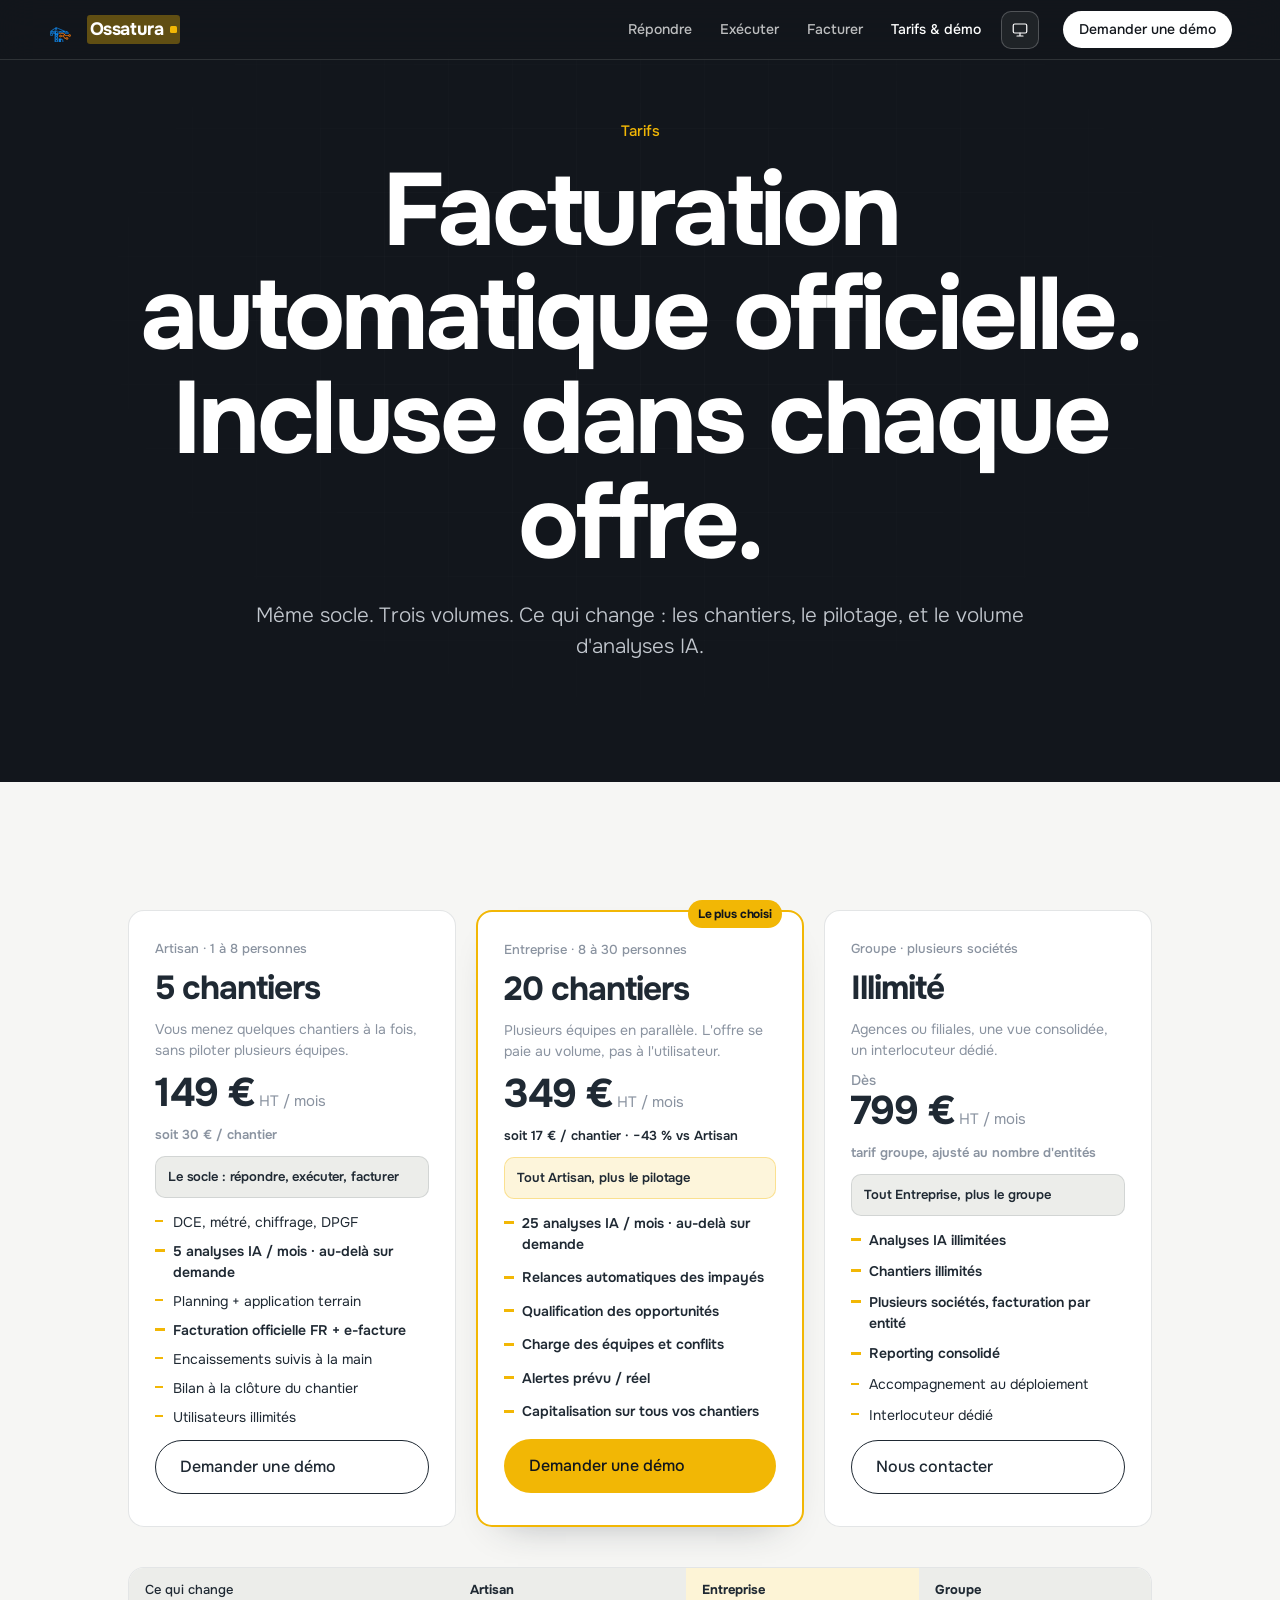
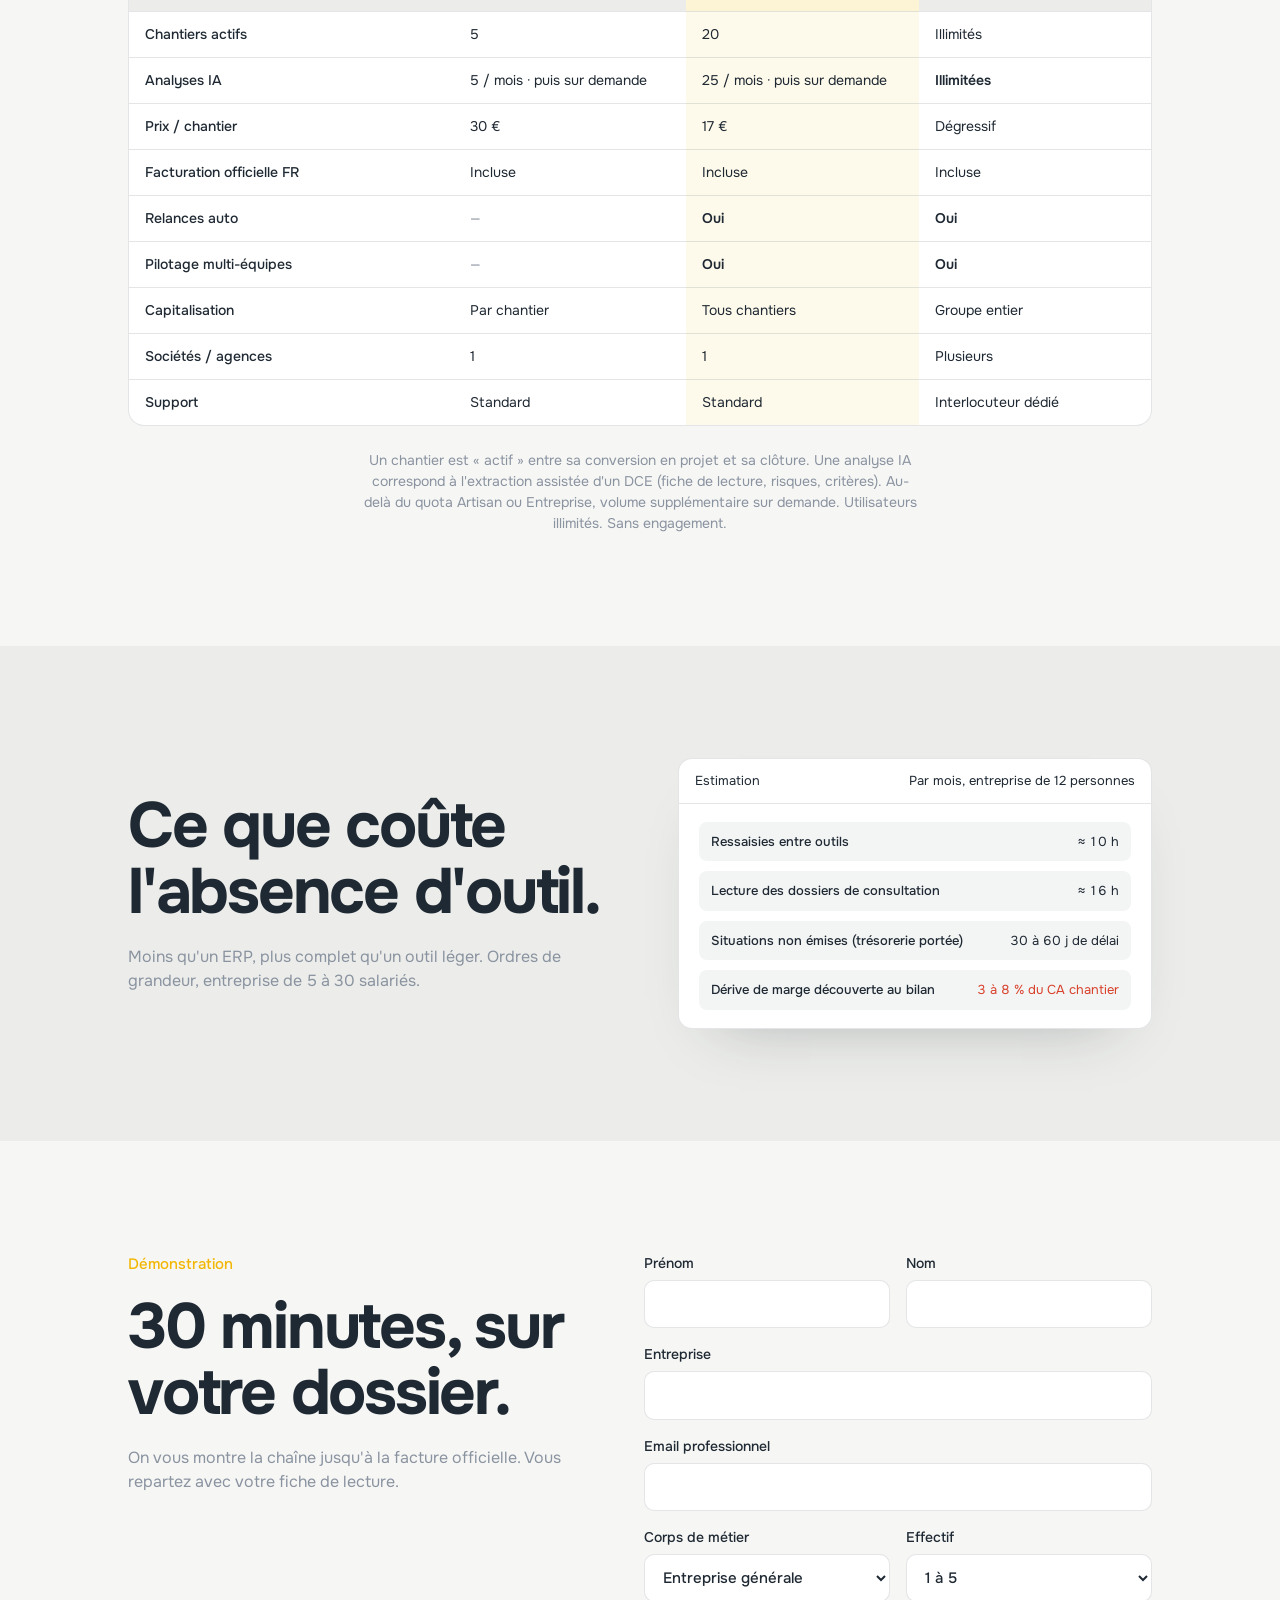
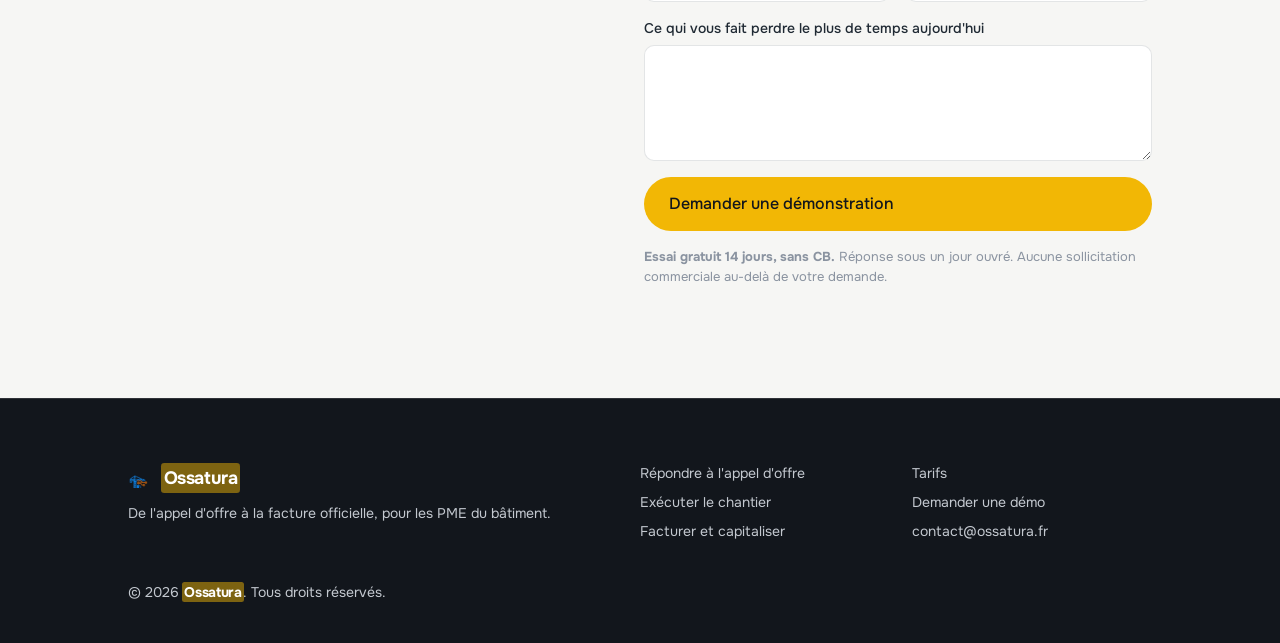
<file: contact.html>
<!doctype html>
<html lang="fr-FR">
<head>
<meta charset="utf-8">
<meta name="viewport" content="width=device-width,initial-scale=1">
<title>Tarifs Ossatura dès 149 € HT/mois | Démo 30 min</title>
<meta name="description" content="Artisan, Entreprise, Groupe. Facturation automatique officielle incluse dès 149 € HT/mois. Demandez une démo de 30 minutes.">
<meta name="keywords" content="tarif logiciel BTP, démo Ossatura, abonnement chantier, facturation officielle">
<meta name="author" content="Ossatura">
<meta name="robots" content="index,follow,max-image-preview:large,max-snippet:-1,max-video-preview:-1">
<meta name="googlebot" content="index,follow">
<meta name="language" content="French">
<meta name="geo.region" content="FR">
<link rel="canonical" href="https://ossatura.duckdns.org/contact.html">
<link rel="alternate" hreflang="fr" href="https://ossatura.duckdns.org/contact.html">
<link rel="alternate" hreflang="x-default" href="https://ossatura.duckdns.org/contact.html">
<meta property="og:locale" content="fr_FR">
<meta property="og:type" content="website">
<meta property="og:site_name" content="Ossatura">
<meta property="og:title" content="Tarifs Ossatura dès 149 € HT/mois | Démo 30 min">
<meta property="og:description" content="Artisan, Entreprise, Groupe. Facturation automatique officielle incluse dès 149 € HT/mois. Demandez une démo de 30 minutes.">
<meta property="og:url" content="https://ossatura.duckdns.org/contact.html">
<meta property="og:image" content="https://ossatura.duckdns.org/assets/logo-full.png">
<meta property="og:image:alt" content="Logo Ossatura — logiciel BTP">
<meta name="twitter:card" content="summary_large_image">
<meta name="twitter:title" content="Tarifs Ossatura dès 149 € HT/mois | Démo 30 min">
<meta name="twitter:description" content="Artisan, Entreprise, Groupe. Facturation automatique officielle incluse dès 149 € HT/mois. Demandez une démo de 30 minutes.">
<meta name="twitter:image" content="https://ossatura.duckdns.org/assets/logo-full.png">
<link rel="icon" href="/assets/favicon.ico" sizes="any">
<link rel="icon" type="image/png" href="/assets/favicon.png">
<link rel="apple-touch-icon" href="/assets/logo-full.png">
<link rel="manifest" href="/site.webmanifest">
<meta name="theme-color" content="#F2B705">
<script>
(function(){
  try{
    var k="ossatura.vitrine.theme";
    var p=localStorage.getItem(k)||"system";
    var dark=window.matchMedia("(prefers-color-scheme: dark)").matches;
    var r=(p==="light"||p==="dark")?p:(dark?"dark":"light");
    document.documentElement.dataset.theme=r;
    document.documentElement.style.colorScheme=r;
    var m=document.querySelector('meta[name="theme-color"]');
    if(m) m.setAttribute("content", r==="dark"?"#12161C":"#F2B705");
  }catch(e){}
})();
</script>
<link rel="preconnect" href="https://fonts.googleapis.com">
<link rel="preconnect" href="https://fonts.gstatic.com" crossorigin>
<link rel="stylesheet" href="/assets/style.css?v=20260915-ios">
<script type="application/ld+json">
{
  "@context": "https://schema.org",
  "@type": "Organization",
  "name": "Ossatura",
  "url": "https://ossatura.duckdns.org",
  "logo": "https://ossatura.duckdns.org/assets/logo-full.png",
  "email": "contact@ossatura.fr",
  "description": "Plateforme de gestion de projet pour les PME du bâtiment, de l'appel d'offre à la facturation officielle.",
  "sameAs": [],
  "areaServed": {
    "@type": "Country",
    "name": "France"
  }
}
</script>
<script type="application/ld+json">
{
  "@context": "https://schema.org",
  "@type": "WebSite",
  "name": "Ossatura",
  "url": "https://ossatura.duckdns.org",
  "inLanguage": "fr-FR",
  "publisher": {
    "@type": "Organization",
    "name": "Ossatura",
    "url": "https://ossatura.duckdns.org"
  },
  "potentialAction": {
    "@type": "CommunicateAction",
    "name": "Demander une démo",
    "target": "https://ossatura.duckdns.org/contact.html#demo"
  }
}
</script>
<script type="application/ld+json">
{
  "@context": "https://schema.org",
  "@type": "WebPage",
  "name": "Tarifs Ossatura dès 149 € HT/mois | Démo 30 min",
  "description": "Artisan, Entreprise, Groupe. Facturation automatique officielle incluse dès 149 € HT/mois. Demandez une démo de 30 minutes.",
  "url": "https://ossatura.duckdns.org/contact.html",
  "inLanguage": "fr-FR",
  "isPartOf": {
    "@type": "WebSite",
    "name": "Ossatura",
    "url": "https://ossatura.duckdns.org"
  },
  "about": {
    "@type": "SoftwareApplication",
    "name": "Ossatura"
  },
  "primaryImageOfPage": {
    "@type": "ImageObject",
    "url": "https://ossatura.duckdns.org/assets/logo-full.png"
  }
}
</script>
<script type="application/ld+json">
{
  "@context": "https://schema.org",
  "@type": "BreadcrumbList",
  "itemListElement": [
    {
      "@type": "ListItem",
      "position": 1,
      "name": "Accueil",
      "item": "https://ossatura.duckdns.org/"
    },
    {
      "@type": "ListItem",
      "position": 2,
      "name": "Tarifs et démonstration",
      "item": "https://ossatura.duckdns.org/contact.html"
    }
  ]
}
</script>
<script type="application/ld+json">
{
  "@context": "https://schema.org",
  "@type": "ContactPage",
  "name": "Tarifs et démonstration Ossatura",
  "url": "https://ossatura.duckdns.org/contact.html",
  "mainEntity": {
    "@context": "https://schema.org",
    "@type": "SoftwareApplication",
    "name": "Ossatura",
    "applicationCategory": "BusinessApplication",
    "applicationSubCategory": "ConstructionProjectManagement",
    "operatingSystem": "Web",
    "url": "https://ossatura.duckdns.org",
    "image": "https://ossatura.duckdns.org/assets/logo-full.png",
    "description": "Logiciel BTP pour appels d'offres, suivi de chantier et facturation automatique officielle aux normes françaises.",
    "inLanguage": "fr-FR",
    "offers": [
      {
        "@type": "Offer",
        "name": "Artisan",
        "price": "149",
        "priceCurrency": "EUR",
        "priceSpecification": {
          "@type": "UnitPriceSpecification",
          "price": "149",
          "priceCurrency": "EUR",
          "billingDuration": "P1M",
          "referenceQuantity": {
            "@type": "QuantitativeValue",
            "value": 1,
            "unitCode": "MON"
          }
        },
        "description": "5 chantiers actifs, 5 analyses IA/mois puis sur demande, socle DCE-chantier-facturation officielle. 149 € HT/mois.",
        "url": "https://ossatura.duckdns.org/contact.html"
      },
      {
        "@type": "Offer",
        "name": "Entreprise",
        "price": "349",
        "priceCurrency": "EUR",
        "priceSpecification": {
          "@type": "UnitPriceSpecification",
          "price": "349",
          "priceCurrency": "EUR",
          "billingDuration": "P1M"
        },
        "description": "20 chantiers actifs, 25 analyses IA/mois puis sur demande, relances auto, pilotage d'équipes et capitalisation. 349 € HT/mois.",
        "url": "https://ossatura.duckdns.org/contact.html"
      },
      {
        "@type": "Offer",
        "name": "Groupe",
        "price": "799",
        "priceCurrency": "EUR",
        "priceSpecification": {
          "@type": "UnitPriceSpecification",
          "price": "799",
          "priceCurrency": "EUR",
          "billingDuration": "P1M",
          "minPrice": "799"
        },
        "description": "Chantiers illimités, analyses IA illimitées, multi-sociétés, reporting groupe et interlocuteur dédié. Dès 799 € HT/mois.",
        "url": "https://ossatura.duckdns.org/contact.html"
      }
    ],
    "featureList": [
      "Réponse aux appels d'offres",
      "Analyse IA des DCE",
      "Chiffrage et DPGF",
      "Suivi de chantier",
      "Facturation automatique aux normes françaises",
      "Facture électronique",
      "Bilan de marge"
    ],
    "provider": {
      "@type": "Organization",
      "name": "Ossatura",
      "url": "https://ossatura.duckdns.org"
    }
  }
}
</script>
</head>
<body>
<a class="skip-link" href="#main">Aller au contenu</a>
<nav class="nav" aria-label="Navigation principale">
  <a class="brand" href="index.html"><img src="/assets/logo-nav.png" alt="Ossatura — logiciel de gestion BTP" width="24" height="24" decoding="async"><span class="brand-mark">Ossatura</span></a>
  <ul class="nav-links" id="nav-links">
          <li><a href="reponse.html">Répondre</a></li>
    <li><a href="chantier.html">Exécuter</a></li>
    <li><a href="finance.html">Facturer</a></li>
    <li><a href="contact.html" aria-current="page">Tarifs & démo</a></li>
  </ul>
  <button type="button" class="theme-toggle" aria-label="Changer le thème"></button>
  <a class="cta" href="#demo">Demander une démo</a>
  <button class="burger" type="button" aria-label="Ouvrir le menu" aria-expanded="false" aria-controls="nav-links"><span></span><span></span><span></span></button>
</nav>

<main id="main">
<header class="hero dark" style="min-height:70vh">
  <div class="hero-blueprint" aria-hidden="true"></div>
  <div class="wrap center">
    <p class="kicker reveal">Tarifs</p>
    <h1 class="reveal d1">Facturation automatique officielle.<br>Incluse dans chaque offre.</h1>
    <p class="lead muted reveal d2">Même socle. Trois volumes. Ce qui change : les chantiers, le pilotage, et le volume d'analyses IA.</p>
  </div>
</header>

<section class="section light">
  <div class="wrap">
    <div class="pricing">
      <article class="price reveal">
        <p class="price-for">Artisan · 1 à 8 personnes</p>
        <h3>5 chantiers</h3>
        <p class="muted price-who">Vous menez quelques chantiers à la fois, sans piloter plusieurs équipes.</p>
        <div class="amt">149 €<small> HT / mois</small></div>
        <p class="price-unit">soit 30 € / chantier</p>
        <p class="included">Le socle : répondre, exécuter, facturer</p>
        <ul>
          <li>DCE, métré, chiffrage, DPGF</li>
          <li class="feat">5 analyses IA / mois · au-delà sur demande</li>
          <li>Planning + application terrain</li>
          <li class="feat">Facturation officielle FR + e-facture</li>
          <li>Encaissements suivis à la main</li>
          <li>Bilan à la clôture du chantier</li>
          <li>Utilisateurs illimités</li>
        </ul>
        <a class="btn ghost" href="#demo">Demander une démo</a>
      </article>
      <article class="price hi reveal d1">
        <p class="price-badge">Le plus choisi</p>
        <p class="price-for">Entreprise · 8 à 30 personnes</p>
        <h3>20 chantiers</h3>
        <p class="muted price-who">Plusieurs équipes en parallèle. L'offre se paie au volume, pas à l'utilisateur.</p>
        <div class="amt">349 €<small> HT / mois</small></div>
        <p class="price-unit">soit 17 € / chantier · −43 % vs Artisan</p>
        <p class="included">Tout Artisan, plus le pilotage</p>
        <ul>
          <li class="feat">25 analyses IA / mois · au-delà sur demande</li>
          <li class="feat">Relances automatiques des impayés</li>
          <li class="feat">Qualification des opportunités</li>
          <li class="feat">Charge des équipes et conflits</li>
          <li class="feat">Alertes prévu / réel</li>
          <li class="feat">Capitalisation sur tous vos chantiers</li>
        </ul>
        <a class="btn primary" href="#demo">Demander une démo</a>
      </article>
      <article class="price reveal d2">
        <p class="price-for">Groupe · plusieurs sociétés</p>
        <h3>Illimité</h3>
        <p class="muted price-who">Agences ou filiales, une vue consolidée, un interlocuteur dédié.</p>
        <div class="amt"><span class="amt-from">Dès</span>799 €<small> HT / mois</small></div>
        <p class="price-unit">tarif groupe, ajusté au nombre d'entités</p>
        <p class="included">Tout Entreprise, plus le groupe</p>
        <ul>
          <li class="feat">Analyses IA illimitées</li>
          <li class="feat">Chantiers illimités</li>
          <li class="feat">Plusieurs sociétés, facturation par entité</li>
          <li class="feat">Reporting consolidé</li>
          <li>Accompagnement au déploiement</li>
          <li>Interlocuteur dédié</li>
        </ul>
        <a class="btn ghost" href="#demo">Nous contacter</a>
      </article>
    </div>

    <div class="plan-compare reveal" role="table" aria-label="Comparaison des offres">
      <div class="plan-compare-row head" role="row">
        <div role="columnheader">Ce qui change</div>
        <div role="columnheader">Artisan</div>
        <div class="hi" role="columnheader">Entreprise</div>
        <div role="columnheader">Groupe</div>
      </div>
      <div class="plan-compare-row" role="row">
        <div role="rowheader">Chantiers actifs</div>
        <div>5</div>
        <div class="hi">20</div>
        <div>Illimités</div>
      </div>
      <div class="plan-compare-row" role="row">
        <div role="rowheader">Analyses IA</div>
        <div>5 / mois · puis sur demande</div>
        <div class="hi">25 / mois · puis sur demande</div>
        <div class="yes">Illimitées</div>
      </div>
      <div class="plan-compare-row" role="row">
        <div role="rowheader">Prix / chantier</div>
        <div>30 €</div>
        <div class="hi">17 €</div>
        <div>Dégressif</div>
      </div>
      <div class="plan-compare-row" role="row">
        <div role="rowheader">Facturation officielle FR</div>
        <div>Incluse</div>
        <div class="hi">Incluse</div>
        <div>Incluse</div>
      </div>
      <div class="plan-compare-row" role="row">
        <div role="rowheader">Relances auto</div>
        <div class="no">—</div>
        <div class="hi yes">Oui</div>
        <div class="yes">Oui</div>
      </div>
      <div class="plan-compare-row" role="row">
        <div role="rowheader">Pilotage multi-équipes</div>
        <div class="no">—</div>
        <div class="hi yes">Oui</div>
        <div class="yes">Oui</div>
      </div>
      <div class="plan-compare-row" role="row">
        <div role="rowheader">Capitalisation</div>
        <div>Par chantier</div>
        <div class="hi">Tous chantiers</div>
        <div>Groupe entier</div>
      </div>
      <div class="plan-compare-row" role="row">
        <div role="rowheader">Sociétés / agences</div>
        <div>1</div>
        <div class="hi">1</div>
        <div>Plusieurs</div>
      </div>
      <div class="plan-compare-row" role="row">
        <div role="rowheader">Support</div>
        <div>Standard</div>
        <div class="hi">Standard</div>
        <div>Interlocuteur dédié</div>
      </div>
    </div>
    <p class="muted center" style="margin:24px auto 0;font-size:14px">Un chantier est « actif » entre sa conversion en projet et sa clôture. Une analyse IA correspond à l'extraction assistée d'un DCE (fiche de lecture, risques, critères). Au-delà du quota Artisan ou Entreprise, volume supplémentaire sur demande. Utilisateurs illimités. Sans engagement.</p>
  </div>
</section>

<section class="section concrete">
  <div class="wrap grid-2">
    <div class="stack reveal">
      <h2>Ce que coûte l'absence d'outil.</h2>
      <p class="muted">Moins qu'un ERP, plus complet qu'un outil léger. Ordres de grandeur, entreprise de 5 à 30 salariés.</p>
    </div>
    <div class="reveal d1">
      <div class="mock">
        <header><span>Estimation</span><span>Par mois, entreprise de 12 personnes</span></header>
        <div class="body">
          <div class="row"><b>Ressaisies entre outils</b><span class="v">≈ 10 h</span></div>
          <div class="row"><b>Lecture des dossiers de consultation</b><span class="v">≈ 16 h</span></div>
          <div class="row"><b>Situations non émises (trésorerie portée)</b><span class="v">30 à 60 j de délai</span></div>
          <div class="row"><b>Dérive de marge découverte au bilan</b><span class="v" style="color:#D8412B">3 à 8 % du CA chantier</span></div>
        </div>
      </div>
    </div>
  </div>
</section>

<section class="section light" id="demo">
  <div class="wrap grid-2" style="align-items:start">
    <div class="stack reveal">
      <p class="kicker">Démonstration</p>
      <h2>30 minutes, sur votre dossier.</h2>
      <p class="muted">On vous montre la chaîne jusqu'à la facture officielle. Vous repartez avec votre fiche de lecture.</p>
    </div>
    <form class="form reveal d1" id="demo-form" action="/send-demo.php" method="post" autocomplete="on">
      <input type="hidden" name="form_token" id="form_token" value="">
      <div class="hp" aria-hidden="true">
        <label>Site web<input type="text" name="website" tabindex="-1" autocomplete="off"></label>
      </div>
      <div class="two">
        <label>Prénom<input type="text" name="prenom" required autocomplete="given-name" maxlength="80"></label>
        <label>Nom<input type="text" name="nom" required autocomplete="family-name" maxlength="80"></label>
      </div>
      <label>Entreprise<input type="text" name="entreprise" required autocomplete="organization" maxlength="120"></label>
      <label>Email professionnel<input type="email" name="email" required autocomplete="email" maxlength="180"></label>
      <div class="two">
        <label>Corps de métier
          <select name="metier">
            <option>Entreprise générale</option>
            <option>Électricité</option>
            <option>Plomberie / CVC</option>
            <option>Gros œuvre / maçonnerie</option>
            <option>Second œuvre</option>
            <option>Couverture / charpente</option>
            <option>Autre</option>
          </select>
        </label>
        <label>Effectif
          <select name="effectif">
            <option>1 à 5</option>
            <option>6 à 15</option>
            <option>16 à 30</option>
            <option>Plus de 30</option>
          </select>
        </label>
      </div>
      <label>Ce qui vous fait perdre le plus de temps aujourd'hui<textarea name="message" rows="4" maxlength="4000"></textarea></label>
      <button class="btn primary" type="submit">Demander une démonstration</button>
      <p class="note" id="demo-form-status" role="status" aria-live="polite"><strong>Essai gratuit 14 jours, sans CB.</strong> Réponse sous un jour ouvré. Aucune sollicitation commerciale au-delà de votre demande.</p>
    </form>
    <script>
      (function () {
        var form = document.getElementById("demo-form");
        if (!form) return;
        var status = document.getElementById("demo-form-status");
        var tokenInput = document.getElementById("form_token");
        var minWaitMs = 3000;
        var tokenIssuedAt = 0;

        function loadToken() {
          return fetch("/form-token.php", {
            method: "GET",
            headers: { "Accept": "application/json" },
            credentials: "same-origin"
          })
            .then(function (res) { return res.json(); })
            .then(function (data) {
              if (!data || !data.ok || !data.token) throw new Error("token");
              tokenInput.value = data.token;
              tokenIssuedAt = Date.now();
              if (typeof data.min_wait_ms === "number") minWaitMs = data.min_wait_ms;
            });
        }

        function waitForMinDelay() {
          var elapsed = Date.now() - tokenIssuedAt;
          var remaining = minWaitMs - elapsed;
          if (remaining <= 0) return Promise.resolve();
          return new Promise(function (resolve) { setTimeout(resolve, remaining); });
        }

        loadToken().catch(function () {});

        form.addEventListener("submit", function (event) {
          event.preventDefault();
          var button = form.querySelector("button[type=submit]");
          if (button) button.disabled = true;
          if (status) status.textContent = "Envoi en cours…";

          var chain = Promise.resolve();
          if (!tokenInput.value || !tokenIssuedAt) {
            chain = loadToken();
          }

          chain
            .then(waitForMinDelay)
            .then(function () {
              return fetch(form.action, {
                method: "POST",
                body: new FormData(form),
                headers: { "Accept": "application/json" },
                credentials: "same-origin"
              });
            })
            .then(function (res) {
              return res.json().then(function (data) { return { ok: res.ok, data: data }; });
            })
            .then(function (result) {
              if (result.ok && result.data && result.data.ok) {
                form.reset();
                tokenInput.value = "";
                tokenIssuedAt = 0;
                loadToken().catch(function () {});
                if (status) status.innerHTML = "<strong>Merci.</strong> Votre demande a bien été envoyée. Nous vous répondons sous un jour ouvré.";
              } else {
                if (status) status.textContent = (result.data && result.data.error) || "Envoi impossible pour le moment.";
              }
            })
            .catch(function () {
              if (status) status.textContent = "Envoi impossible pour le moment. Vérifiez votre connexion.";
            })
            .finally(function () {
              if (button) button.disabled = false;
            });
        });
      })();
    </script>
  </div>
</section>

</main>
<footer class="footer dark">
  <div class="wrap">
    <div class="cols">
      <div>
        <div class="brand"><img src="/assets/logo-nav.png" alt="Ossatura — logiciel de gestion BTP" width="24" height="24" decoding="async"><span class="brand-mark">Ossatura</span></div>
        <p>De l'appel d'offre à la facture officielle, pour les PME du bâtiment.</p>
      </div>
      <ul>
        <li><a href="reponse.html">Répondre à l'appel d'offre</a></li>
        <li><a href="chantier.html">Exécuter le chantier</a></li>
        <li><a href="finance.html">Facturer et capitaliser</a></li>
      </ul>
      <ul>
        <li><a href="contact.html">Tarifs</a></li>
        <li><a href="contact.html#demo">Demander une démo</a></li>
        <li><a href="mailto:contact@ossatura.fr">contact@ossatura.fr</a></li>
      </ul>
    </div>
    <p>© 2026 <span class="brand-mark">Ossatura</span>. Tous droits réservés.</p>
  </div>
</footer>

<script src="/assets/main.js?v=20260915-ios" defer></script>
</body>
</html>
</file>
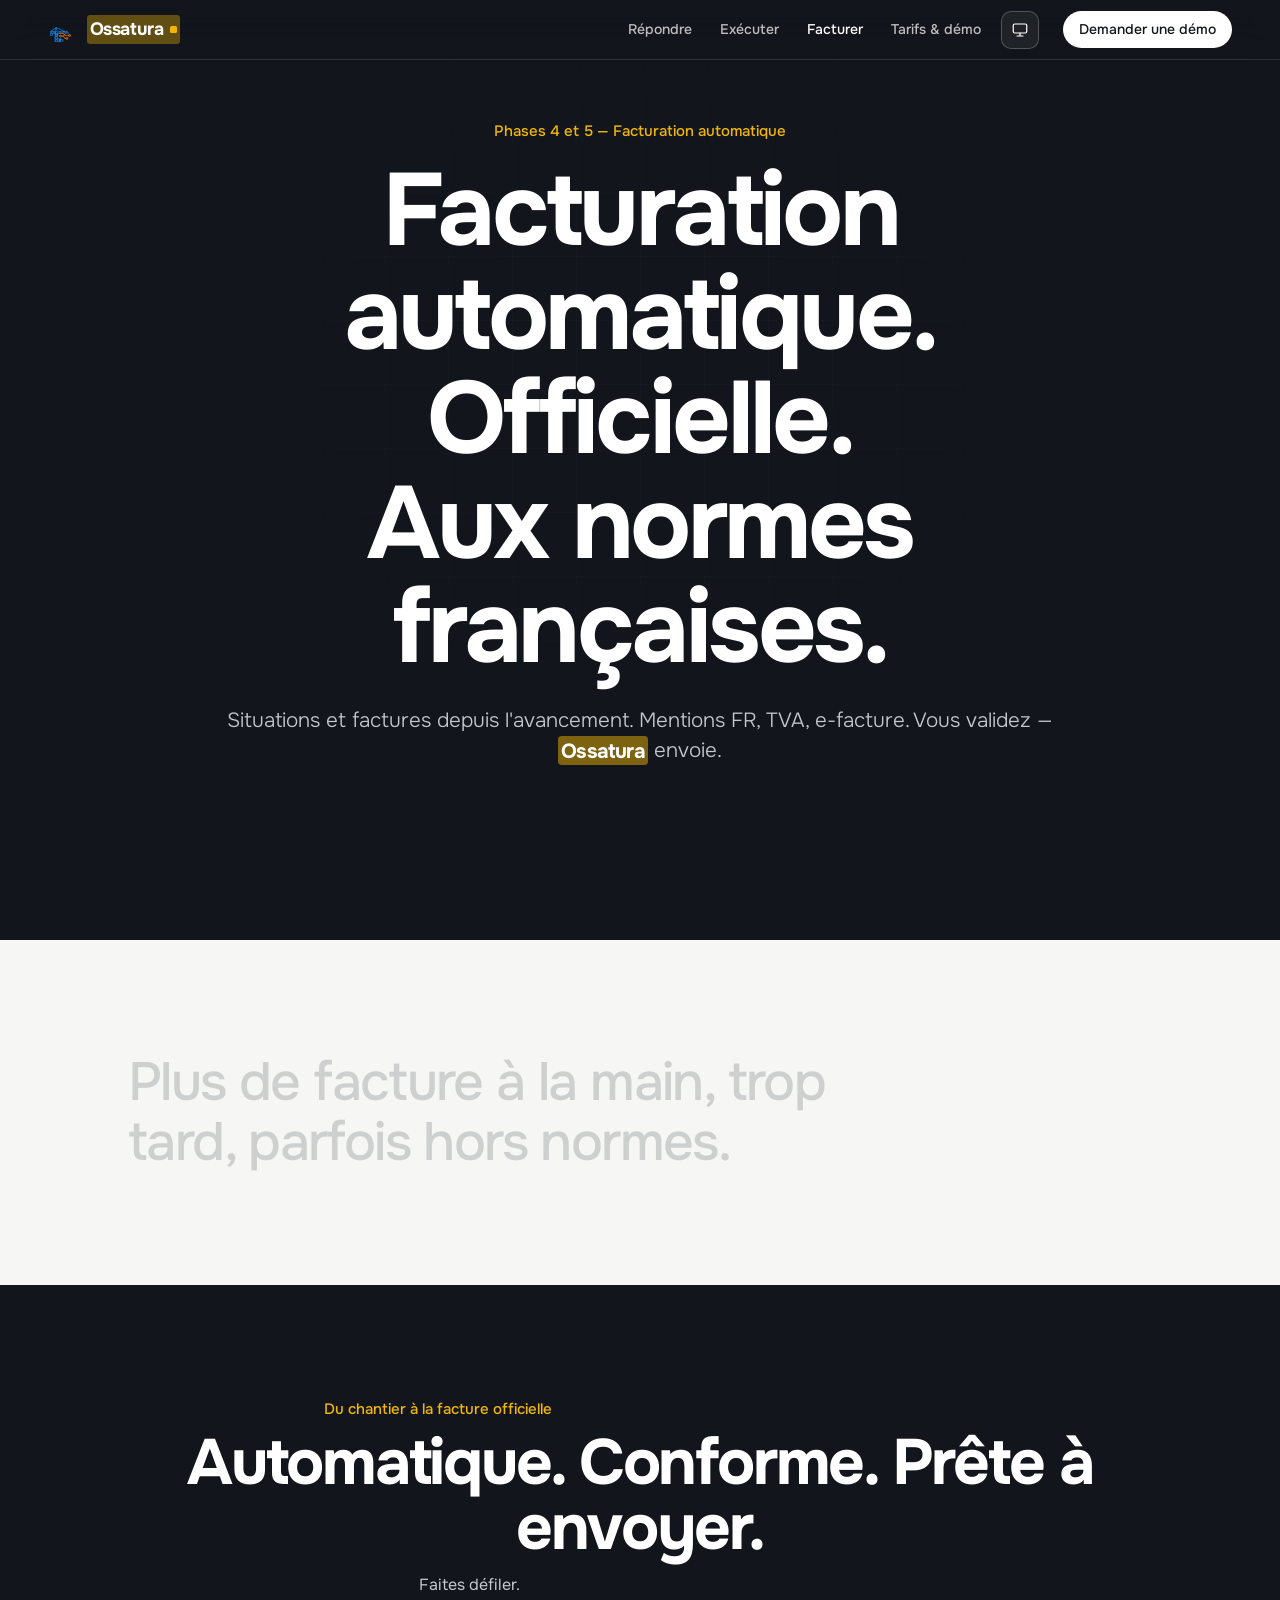
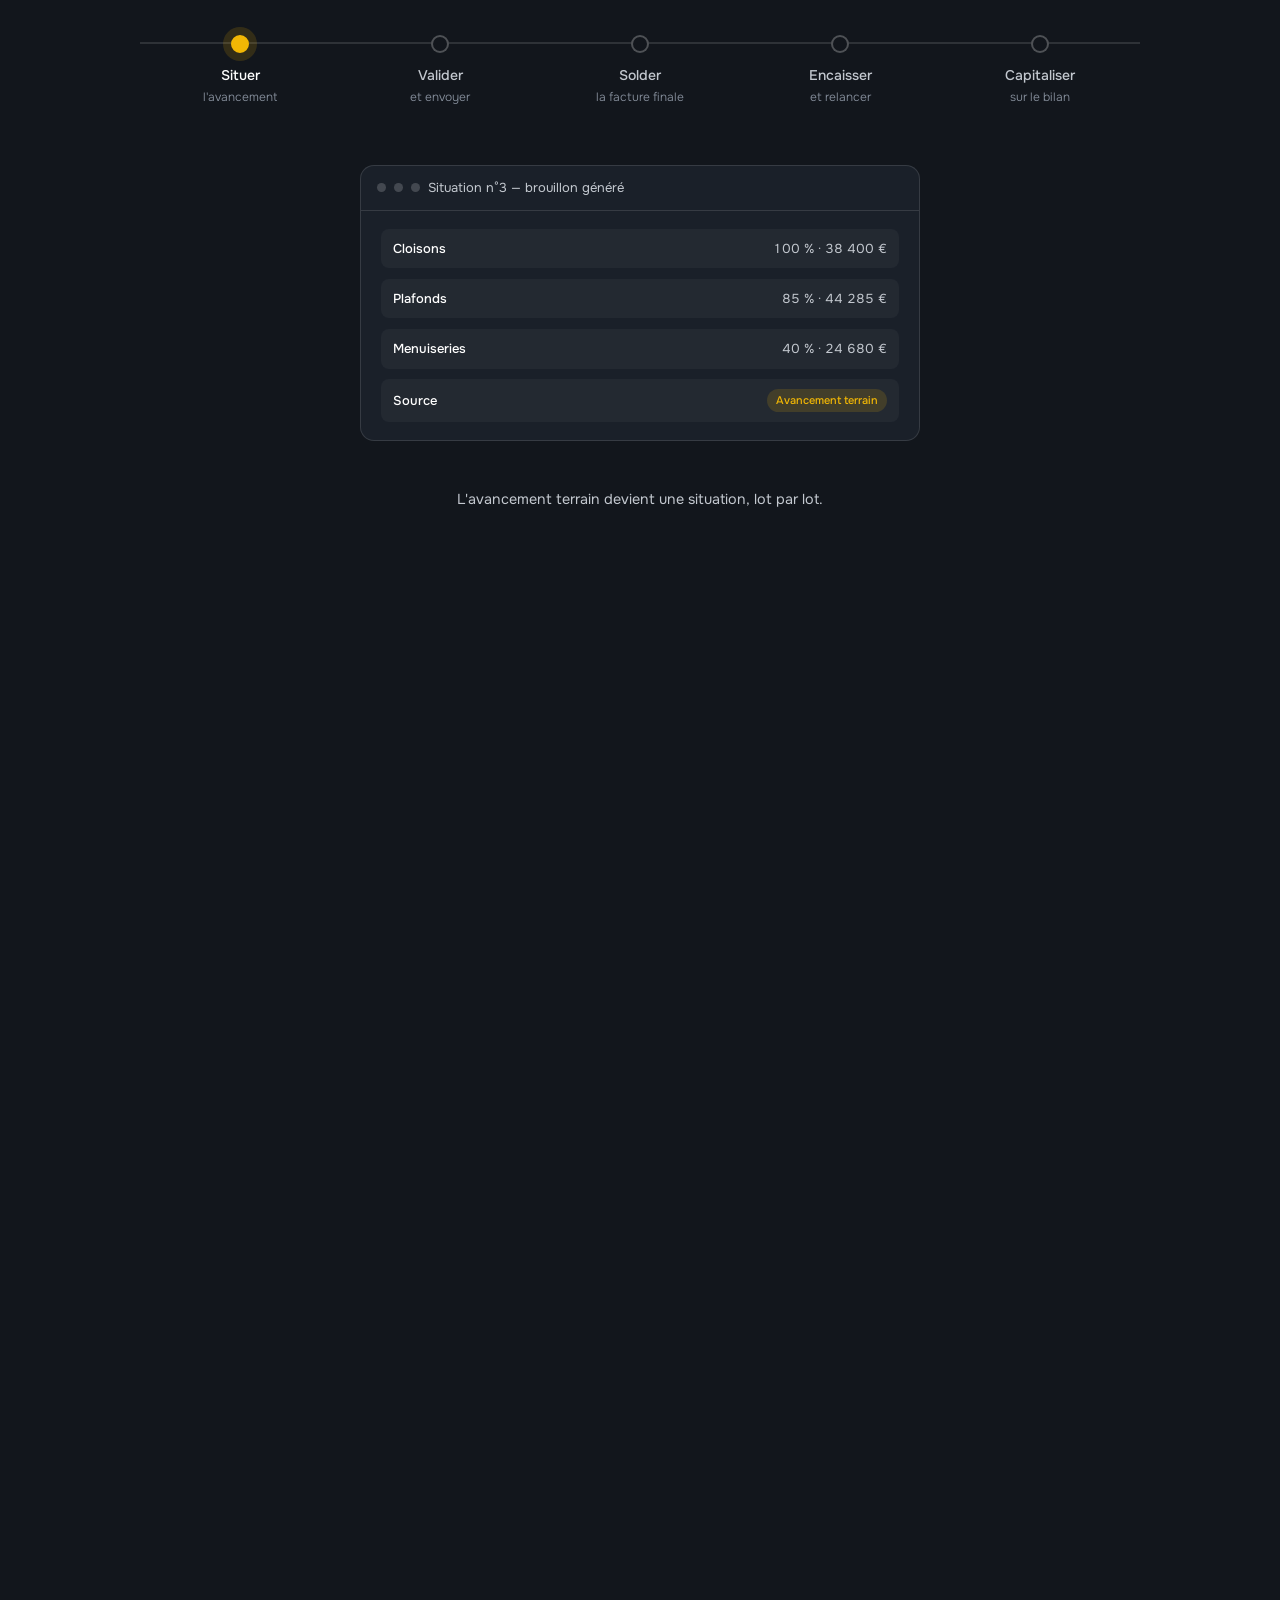
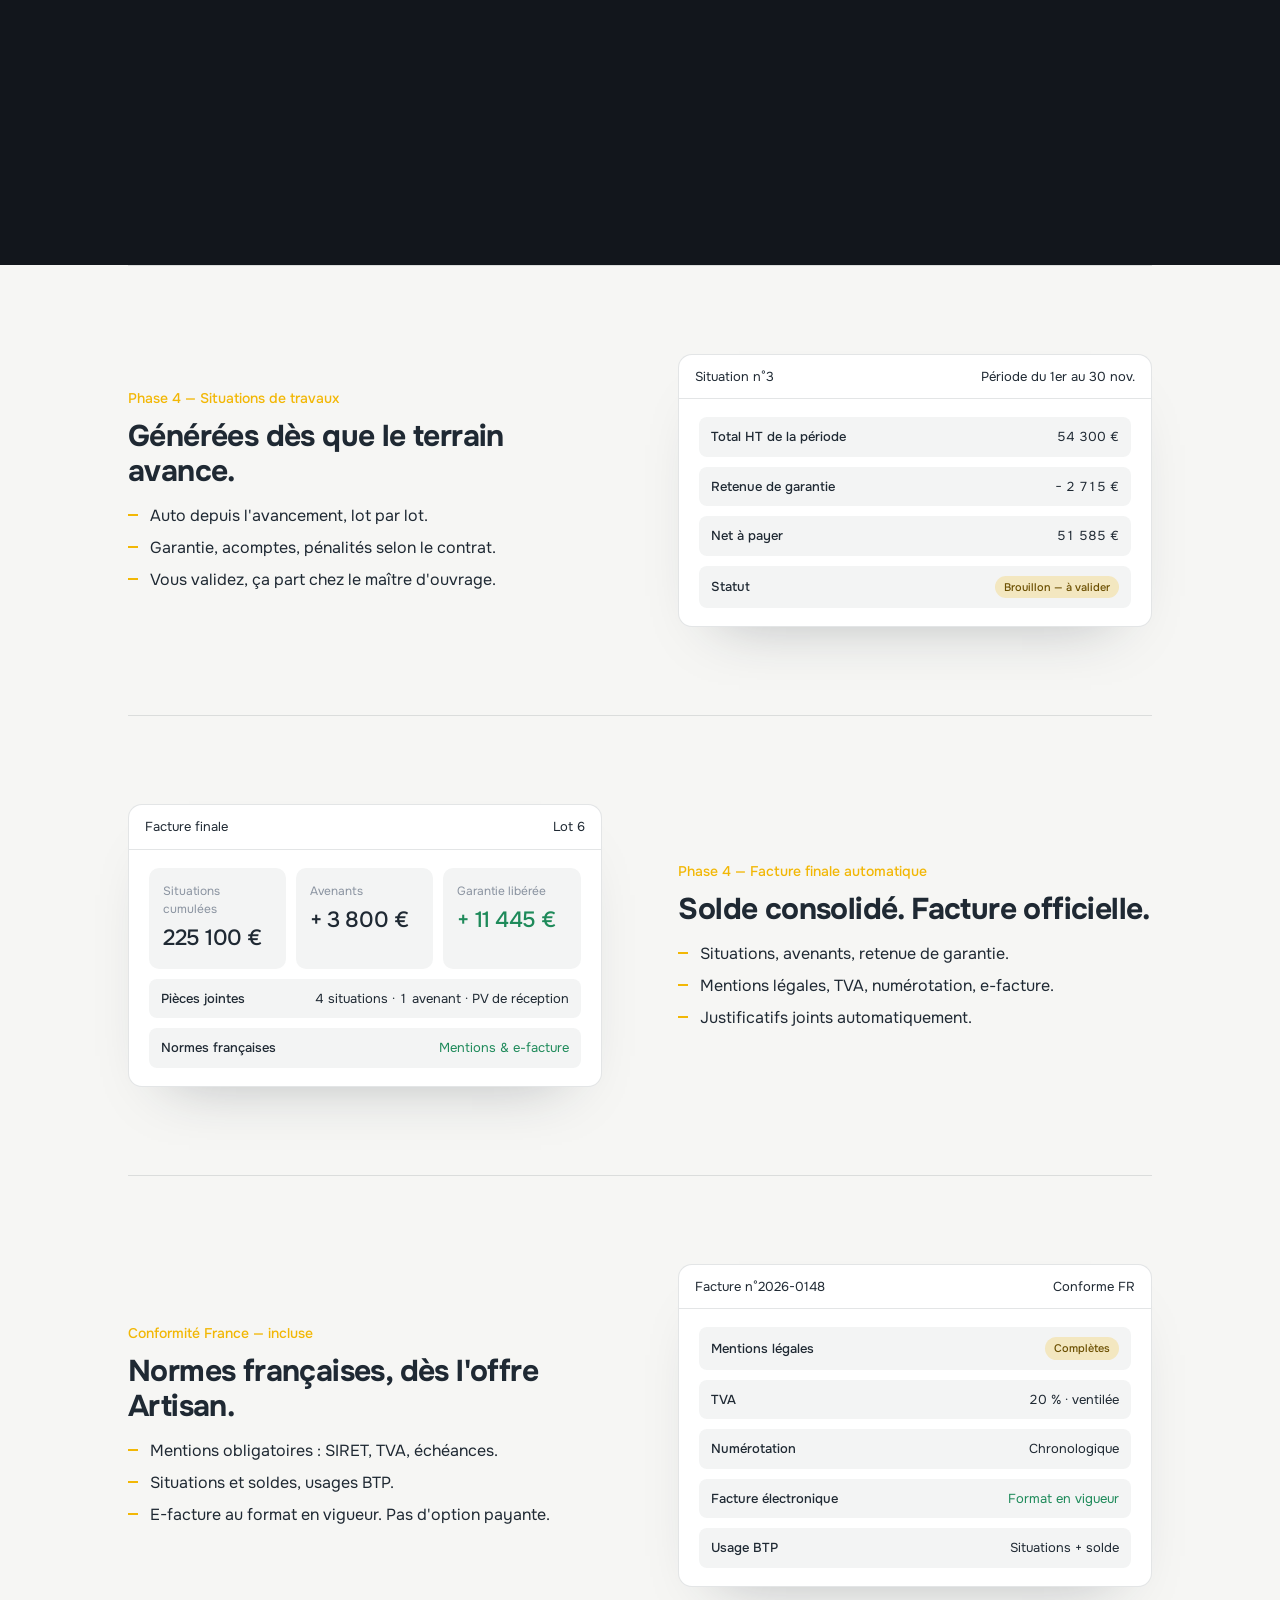
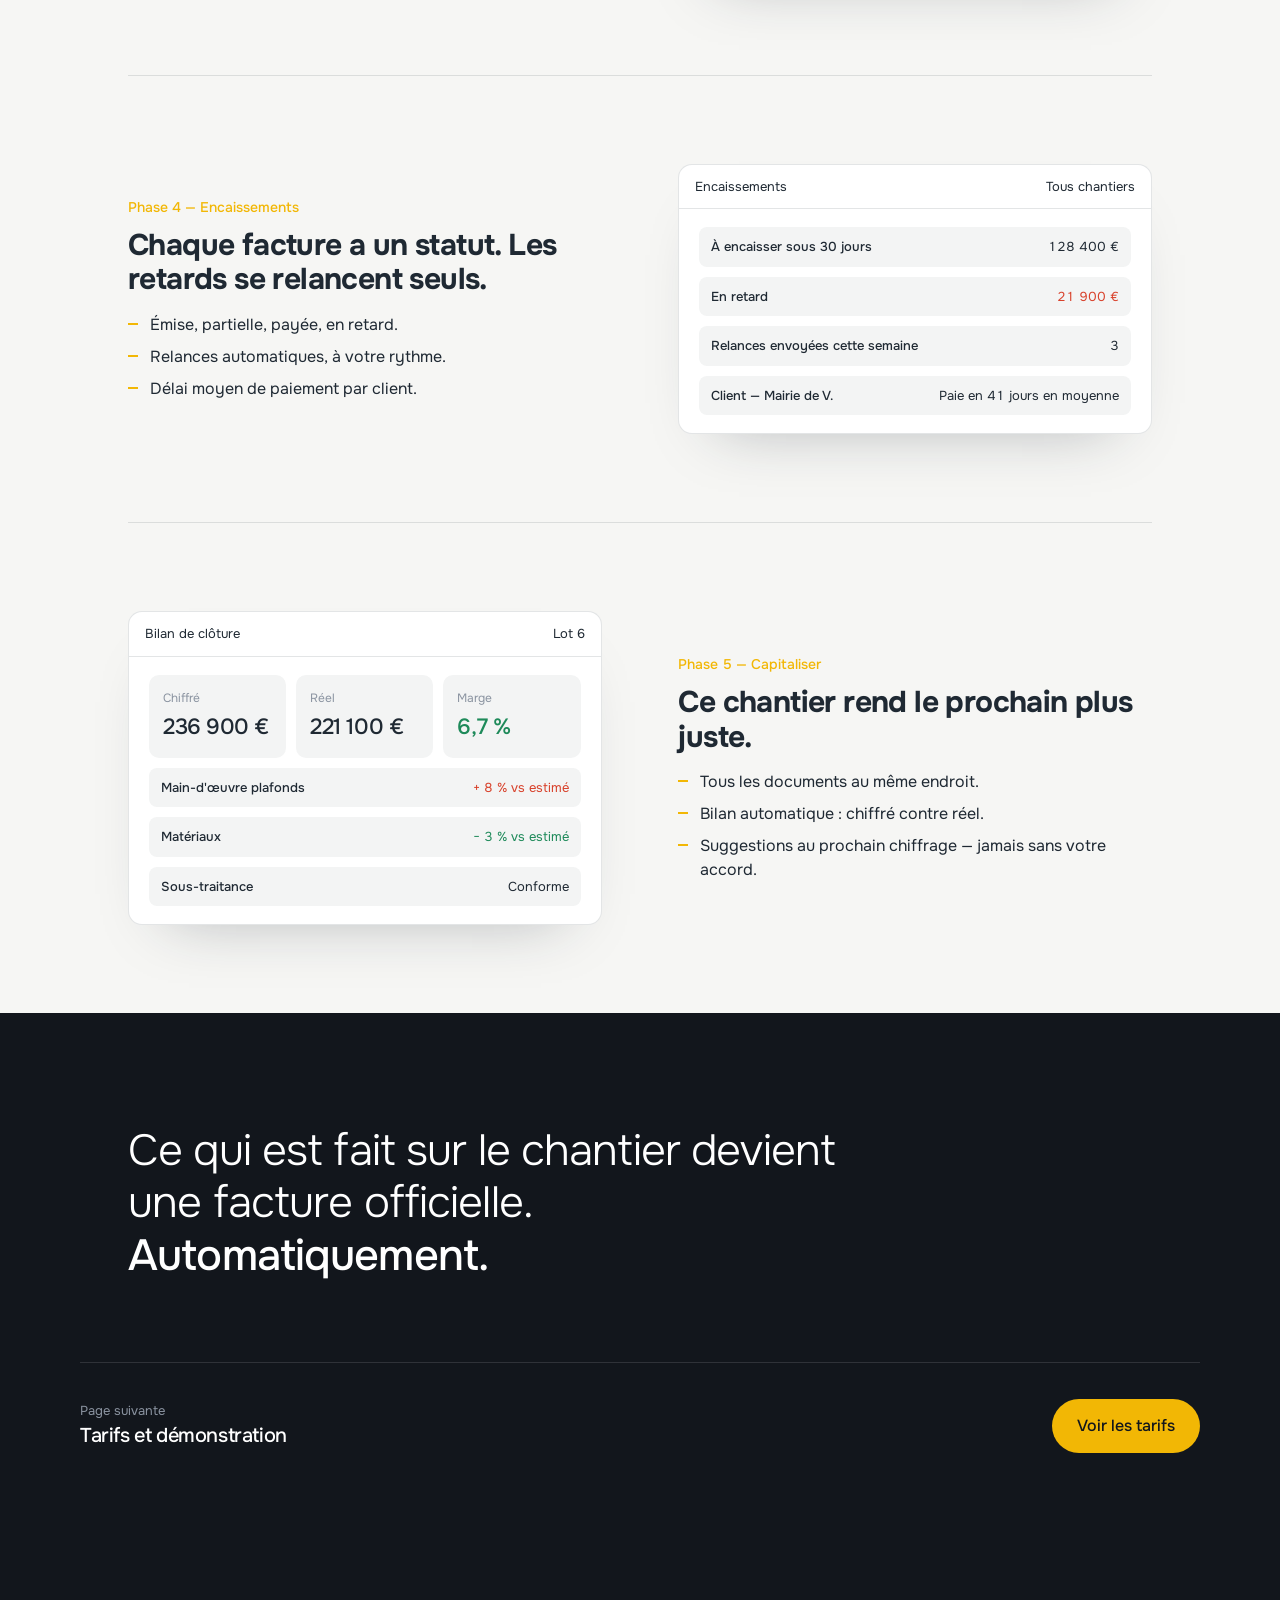
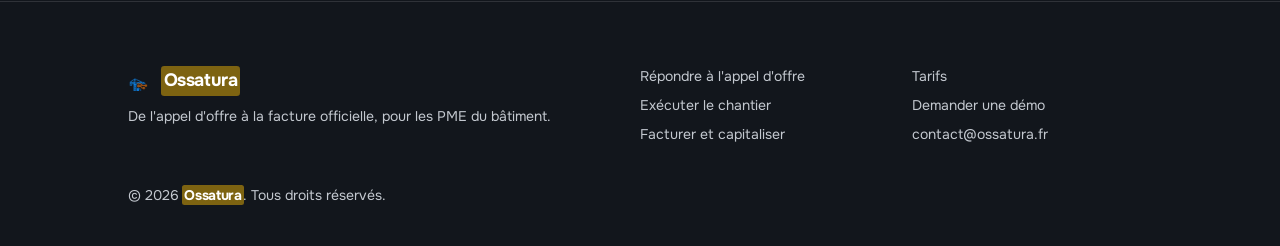
<file: finance.html>
<!doctype html>
<html lang="fr-FR">
<head>
<meta charset="utf-8">
<meta name="viewport" content="width=device-width,initial-scale=1">
<title>Facturation automatique BTP aux normes FR | Ossatura</title>
<meta name="description" content="Situations auto, facture officielle (mentions, TVA, e-facture), encaissements et bilan de marge. Conforme au cadre français.">
<meta name="keywords" content="facturation automatique BTP, facture électronique, normes françaises, situations de travaux, e-facture, TVA">
<meta name="author" content="Ossatura">
<meta name="robots" content="index,follow,max-image-preview:large,max-snippet:-1,max-video-preview:-1">
<meta name="googlebot" content="index,follow">
<meta name="language" content="French">
<meta name="geo.region" content="FR">
<link rel="canonical" href="https://ossatura.duckdns.org/finance.html">
<link rel="alternate" hreflang="fr" href="https://ossatura.duckdns.org/finance.html">
<link rel="alternate" hreflang="x-default" href="https://ossatura.duckdns.org/finance.html">
<meta property="og:locale" content="fr_FR">
<meta property="og:type" content="website">
<meta property="og:site_name" content="Ossatura">
<meta property="og:title" content="Facturation automatique BTP aux normes FR | Ossatura">
<meta property="og:description" content="Situations auto, facture officielle (mentions, TVA, e-facture), encaissements et bilan de marge. Conforme au cadre français.">
<meta property="og:url" content="https://ossatura.duckdns.org/finance.html">
<meta property="og:image" content="https://ossatura.duckdns.org/assets/logo-full.png">
<meta property="og:image:alt" content="Logo Ossatura — logiciel BTP">
<meta name="twitter:card" content="summary_large_image">
<meta name="twitter:title" content="Facturation automatique BTP aux normes FR | Ossatura">
<meta name="twitter:description" content="Situations auto, facture officielle (mentions, TVA, e-facture), encaissements et bilan de marge. Conforme au cadre français.">
<meta name="twitter:image" content="https://ossatura.duckdns.org/assets/logo-full.png">
<link rel="icon" href="/assets/favicon.ico" sizes="any">
<link rel="icon" type="image/png" href="/assets/favicon.png">
<link rel="apple-touch-icon" href="/assets/logo-full.png">
<link rel="manifest" href="/site.webmanifest">
<meta name="theme-color" content="#F2B705">
<script>
(function(){
  try{
    var k="ossatura.vitrine.theme";
    var p=localStorage.getItem(k)||"system";
    var dark=window.matchMedia("(prefers-color-scheme: dark)").matches;
    var r=(p==="light"||p==="dark")?p:(dark?"dark":"light");
    document.documentElement.dataset.theme=r;
    document.documentElement.style.colorScheme=r;
    var m=document.querySelector('meta[name="theme-color"]');
    if(m) m.setAttribute("content", r==="dark"?"#12161C":"#F2B705");
  }catch(e){}
})();
</script>
<link rel="preconnect" href="https://fonts.googleapis.com">
<link rel="preconnect" href="https://fonts.gstatic.com" crossorigin>
<link rel="stylesheet" href="/assets/style.css?v=20260915-ios">
<script type="application/ld+json">
{
  "@context": "https://schema.org",
  "@type": "Organization",
  "name": "Ossatura",
  "url": "https://ossatura.duckdns.org",
  "logo": "https://ossatura.duckdns.org/assets/logo-full.png",
  "email": "contact@ossatura.fr",
  "description": "Plateforme de gestion de projet pour les PME du bâtiment, de l'appel d'offre à la facturation officielle.",
  "sameAs": [],
  "areaServed": {
    "@type": "Country",
    "name": "France"
  }
}
</script>
<script type="application/ld+json">
{
  "@context": "https://schema.org",
  "@type": "WebSite",
  "name": "Ossatura",
  "url": "https://ossatura.duckdns.org",
  "inLanguage": "fr-FR",
  "publisher": {
    "@type": "Organization",
    "name": "Ossatura",
    "url": "https://ossatura.duckdns.org"
  },
  "potentialAction": {
    "@type": "CommunicateAction",
    "name": "Demander une démo",
    "target": "https://ossatura.duckdns.org/contact.html#demo"
  }
}
</script>
<script type="application/ld+json">
{
  "@context": "https://schema.org",
  "@type": "WebPage",
  "name": "Facturation automatique BTP aux normes FR | Ossatura",
  "description": "Situations auto, facture officielle (mentions, TVA, e-facture), encaissements et bilan de marge. Conforme au cadre français.",
  "url": "https://ossatura.duckdns.org/finance.html",
  "inLanguage": "fr-FR",
  "isPartOf": {
    "@type": "WebSite",
    "name": "Ossatura",
    "url": "https://ossatura.duckdns.org"
  },
  "about": {
    "@type": "SoftwareApplication",
    "name": "Ossatura"
  },
  "primaryImageOfPage": {
    "@type": "ImageObject",
    "url": "https://ossatura.duckdns.org/assets/logo-full.png"
  }
}
</script>
<script type="application/ld+json">
{
  "@context": "https://schema.org",
  "@type": "BreadcrumbList",
  "itemListElement": [
    {
      "@type": "ListItem",
      "position": 1,
      "name": "Accueil",
      "item": "https://ossatura.duckdns.org/"
    },
    {
      "@type": "ListItem",
      "position": 2,
      "name": "Facturer et capitaliser",
      "item": "https://ossatura.duckdns.org/finance.html"
    }
  ]
}
</script>
<script type="application/ld+json">
{
  "@context": "https://schema.org",
  "@type": "FAQPage",
  "mainEntity": [
    {
      "@type": "Question",
      "name": "La facturation Ossatura est-elle conforme aux normes françaises ?",
      "acceptedAnswer": {
        "@type": "Answer",
        "text": "Oui. Ossatura génère une facturation officielle avec mentions légales, TVA, numérotation chronologique et format de facture électronique en vigueur, adaptée aux usages du BTP."
      }
    },
    {
      "@type": "Question",
      "name": "Les situations de travaux sont-elles générées automatiquement ?",
      "acceptedAnswer": {
        "@type": "Answer",
        "text": "Oui. L'avancement remonté du terrain génère automatiquement les situations de travaux. Vous validez avant envoi au maître d'ouvrage."
      }
    }
  ]
}
</script>
</head>
<body>
<a class="skip-link" href="#main">Aller au contenu</a>
<nav class="nav" aria-label="Navigation principale">
  <a class="brand" href="index.html"><img src="/assets/logo-nav.png" alt="Ossatura — logiciel de gestion BTP" width="24" height="24" decoding="async"><span class="brand-mark">Ossatura</span></a>
  <ul class="nav-links" id="nav-links">
          <li><a href="reponse.html">Répondre</a></li>
    <li><a href="chantier.html">Exécuter</a></li>
    <li><a href="finance.html" aria-current="page">Facturer</a></li>
    <li><a href="contact.html">Tarifs & démo</a></li>
  </ul>
  <button type="button" class="theme-toggle" aria-label="Changer le thème"></button>
  <a class="cta" href="contact.html">Demander une démo</a>
  <button class="burger" type="button" aria-label="Ouvrir le menu" aria-expanded="false" aria-controls="nav-links"><span></span><span></span><span></span></button>
</nav>

<main id="main">
<header class="hero dark" style="min-height:82vh">
  <div class="hero-blueprint" aria-hidden="true"></div>
  <div class="wrap center">
    <p class="kicker reveal">Phases 4 et 5 — Facturation automatique</p>
    <h1 class="reveal d1">Facturation automatique.<br>Officielle.<br>Aux normes françaises.</h1>
    <p class="lead muted reveal d2">Situations et factures depuis l'avancement. Mentions FR, TVA, e-facture. Vous validez — <span class="brand-mark">Ossatura</span> envoie.</p>
    <div class="btn-row reveal d3" style="justify-content:center;margin-top:28px">
      <a class="btn primary" href="contact.html">Voir les offres</a>
      <a class="btn ghostdark" href="#conformite">Conformité France</a>
    </div>
  </div>
</header>

<section class="section light">
  <div class="wrap">
    <p class="statement">Plus de facture à la main, trop tard, parfois hors normes.</p>
  </div>
</section>

<!-- SCENE -->
<section class="scene dark">
  <div class="pin">
  <div class="pin-inner">
    <div class="wrap scene-head">
      <p class="kicker">Du chantier à la facture officielle</p>
      <h2>Automatique. Conforme. Prête à envoyer.</h2>
      <p class="muted">Faites défiler.</p>
    </div>
    <div class="scene-body">
      <div class="wrap">
        <div class="track"><div class="fill"></div></div>
        <div class="nodes">
          <div class="node"><span>Situer</span><small>l'avancement</small></div>
          <div class="node"><span>Valider</span><small>et envoyer</small></div>
          <div class="node"><span>Solder</span><small>la facture finale</small></div>
          <div class="node"><span>Encaisser</span><small>et relancer</small></div>
          <div class="node"><span>Capitaliser</span><small>sur le bilan</small></div>
        </div>
        <div class="screens">
          <div class="screen">
            <header><i></i><i></i><i></i> Situation n°3 — brouillon généré</header>
            <div class="body">
              <div class="row"><b>Cloisons</b><span class="v">100 % · 38 400 €</span></div>
              <div class="row"><b>Plafonds</b><span class="v">85 % · 44 285 €</span></div>
              <div class="row"><b>Menuiseries</b><span class="v">40 % · 24 680 €</span></div>
              <div class="row"><b>Source</b><span class="tag">Avancement terrain</span></div>
            </div>
          </div>
          <div class="screen">
            <header><i></i><i></i><i></i> Situation n°3 — validation</header>
            <div class="body">
              <div class="row"><b>Cumul facturé à date</b><span class="v">107 365 €</span></div>
              <div class="row"><b>Montant de cette situation</b><span class="v">54 300 €</span></div>
              <div class="row"><b>Retenue de garantie 5 %</b><span class="v">− 2 715 €</span></div>
              <div class="row"><b>Validée par vous</b><span class="tag">Envoyée au maître d'ouvrage</span></div>
            </div>
          </div>
          <div class="screen">
            <header><i></i><i></i><i></i> Facture finale — consolidée</header>
            <div class="body">
              <div class="row"><b>Situations n°1 à 4</b><span class="v">225 100 €</span></div>
              <div class="row"><b>Avenant — trappes supplémentaires</b><span class="v">+ 3 800 €</span></div>
              <div class="row"><b>Retenue de garantie libérée</b><span class="v">+ 11 445 €</span></div>
              <div class="row"><b>Format</b><span class="tag">Normes FR · e-facture</span></div>
            </div>
          </div>
          <div class="screen">
            <header><i></i><i></i><i></i> Encaissements — Lot 6</header>
            <div class="body">
              <div class="row"><b>Situation n°2</b><span class="v ok">Payée le 3 déc.</span></div>
              <div class="row"><b>Situation n°3</b><span class="v">Échéance dans 6 j</span></div>
              <div class="row"><b>Situation n°1</b><span class="v" style="color:#F2B705">Retard 4 j · relance envoyée</span></div>
              <div class="row"><b>Délai moyen de paiement</b><span class="v">34 jours</span></div>
            </div>
          </div>
          <div class="screen">
            <header><i></i><i></i><i></i> Bilan de clôture — Lot 6</header>
            <div class="body">
              <div class="row"><b>Chiffré</b><span class="v">236 900 €</span></div>
              <div class="row"><b>Réel</b><span class="v">221 100 €</span></div>
              <div class="row"><b>Marge réalisée</b><span class="v ok">6,7 %</span></div>
              <div class="row"><b>Prochains chiffrages</b><span class="tag">Plafonds : + 8 % d'heures suggéré</span></div>
            </div>
          </div>
        </div>
      </div>
      <p class="scene-caption">
        <span>L'avancement terrain devient une situation, lot par lot.</span>
        <span>Garantie, acomptes, pénalités : vous validez, ça part.</span>
        <span>Cumul, avenants, solde : facture officielle, normes FR.</span>
        <span>Chaque facture a un statut. Les retards se relancent seuls.</span>
        <span>Le bilan de ce chantier corrige le prix du prochain.</span>
      </p>
    </div>
  </div>
  </div>
</section>

<section class="light">
  <div class="wrap">

    <div class="feature grid-2">
      <div class="reveal">
        <p class="num">Phase 4 — Situations de travaux</p>
        <h3>Générées dès que le terrain avance.</h3>
        <ul>
          <li>Auto depuis l'avancement, lot par lot.</li>
          <li>Garantie, acomptes, pénalités selon le contrat.</li>
          <li>Vous validez, ça part chez le maître d'ouvrage.</li>
        </ul>
      </div>
      <div class="mock reveal d1">
        <header><span>Situation n°3</span><span>Période du 1er au 30 nov.</span></header>
        <div class="body">
          <div class="row"><b>Total HT de la période</b><span class="v">54 300 €</span></div>
          <div class="row"><b>Retenue de garantie</b><span class="v">− 2 715 €</span></div>
          <div class="row"><b>Net à payer</b><span class="v">51 585 €</span></div>
          <div class="row"><b>Statut</b><span class="tag">Brouillon — à valider</span></div>
        </div>
      </div>
    </div>

    <div class="feature grid-2">
      <div class="mock reveal">
        <header><span>Facture finale</span><span>Lot 6</span></header>
        <div class="body">
          <div class="kpi">
            <div><small>Situations cumulées</small><b>225 100 €</b></div>
            <div><small>Avenants</small><b>+ 3 800 €</b></div>
            <div><small>Garantie libérée</small><b class="good">+ 11 445 €</b></div>
          </div>
          <div class="row"><b>Pièces jointes</b><span class="v">4 situations · 1 avenant · PV de réception</span></div>
          <div class="row"><b>Normes françaises</b><span class="v" style="color:#1E8A5A">Mentions &amp; e-facture</span></div>
        </div>
      </div>
      <div class="reveal d1">
        <p class="num">Phase 4 — Facture finale automatique</p>
        <h3>Solde consolidé. Facture officielle.</h3>
        <ul>
          <li>Situations, avenants, retenue de garantie.</li>
          <li>Mentions légales, TVA, numérotation, e-facture.</li>
          <li>Justificatifs joints automatiquement.</li>
        </ul>
      </div>
    </div>

    <div class="feature grid-2" id="conformite">
      <div class="reveal">
        <p class="num">Conformité France — incluse</p>
        <h3>Normes françaises, dès l'offre Artisan.</h3>
        <ul>
          <li>Mentions obligatoires : SIRET, TVA, échéances.</li>
          <li>Situations et soldes, usages BTP.</li>
          <li>E-facture au format en vigueur. Pas d'option payante.</li>
        </ul>
      </div>
      <div class="mock reveal d1">
        <header><span>Facture n°2026-0148</span><span>Conforme FR</span></header>
        <div class="body">
          <div class="row"><b>Mentions légales</b><span class="tag">Complètes</span></div>
          <div class="row"><b>TVA</b><span class="v">20 % · ventilée</span></div>
          <div class="row"><b>Numérotation</b><span class="v">Chronologique</span></div>
          <div class="row"><b>Facture électronique</b><span class="v" style="color:#1E8A5A">Format en vigueur</span></div>
          <div class="row"><b>Usage BTP</b><span class="v">Situations + solde</span></div>
        </div>
      </div>
    </div>

    <div class="feature grid-2">
      <div class="reveal">
        <p class="num">Phase 4 — Encaissements</p>
        <h3>Chaque facture a un statut. Les retards se relancent seuls.</h3>
        <ul>
          <li>Émise, partielle, payée, en retard.</li>
          <li>Relances automatiques, à votre rythme.</li>
          <li>Délai moyen de paiement par client.</li>
        </ul>
      </div>
      <div class="mock reveal d1">
        <header><span>Encaissements</span><span>Tous chantiers</span></header>
        <div class="body">
          <div class="row"><b>À encaisser sous 30 jours</b><span class="v">128 400 €</span></div>
          <div class="row"><b>En retard</b><span class="v" style="color:#D8412B">21 900 €</span></div>
          <div class="row"><b>Relances envoyées cette semaine</b><span class="v">3</span></div>
          <div class="row"><b>Client — Mairie de V.</b><span class="v">Paie en 41 jours en moyenne</span></div>
        </div>
      </div>
    </div>

    <div class="feature grid-2" id="capitaliser">
      <div class="mock reveal">
        <header><span>Bilan de clôture</span><span>Lot 6</span></header>
        <div class="body">
          <div class="kpi">
            <div><small>Chiffré</small><b>236 900 €</b></div>
            <div><small>Réel</small><b>221 100 €</b></div>
            <div><small>Marge</small><b class="good">6,7 %</b></div>
          </div>
          <div class="row"><b>Main-d'œuvre plafonds</b><span class="v" style="color:#D8412B">+ 8 % vs estimé</span></div>
          <div class="row"><b>Matériaux</b><span class="v" style="color:#1E8A5A">− 3 % vs estimé</span></div>
          <div class="row"><b>Sous-traitance</b><span class="v">Conforme</span></div>
        </div>
      </div>
      <div class="reveal d1">
        <p class="num">Phase 5 — Capitaliser</p>
        <h3>Ce chantier rend le prochain plus juste.</h3>
        <ul>
          <li>Tous les documents au même endroit.</li>
          <li>Bilan automatique : chiffré contre réel.</li>
          <li>Suggestions au prochain chiffrage — jamais sans votre accord.</li>
        </ul>
      </div>
    </div>

  </div>
</section>

<section class="section dark">
  <div class="wrap">
    <p class="big-quote reveal">Ce qui est fait sur le chantier devient une facture officielle. <em>Automatiquement.</em></p>
  </div>
  <div class="wrap nextpage" style="margin-top:80px">
    <div><small>Page suivante</small><b>Tarifs et démonstration</b></div>
    <a class="btn primary" href="contact.html">Voir les tarifs</a>
  </div>
</section>

</main>
<footer class="footer dark">
  <div class="wrap">
    <div class="cols">
      <div>
        <div class="brand"><img src="/assets/logo-nav.png" alt="Ossatura — logiciel de gestion BTP" width="24" height="24" decoding="async"><span class="brand-mark">Ossatura</span></div>
        <p>De l'appel d'offre à la facture officielle, pour les PME du bâtiment.</p>
      </div>
      <ul>
        <li><a href="reponse.html">Répondre à l'appel d'offre</a></li>
        <li><a href="chantier.html">Exécuter le chantier</a></li>
        <li><a href="finance.html">Facturer et capitaliser</a></li>
      </ul>
      <ul>
        <li><a href="contact.html">Tarifs</a></li>
        <li><a href="contact.html#demo">Demander une démo</a></li>
        <li><a href="mailto:contact@ossatura.fr">contact@ossatura.fr</a></li>
      </ul>
    </div>
    <p>© 2026 <span class="brand-mark">Ossatura</span>. Tous droits réservés.</p>
  </div>
</footer>

<script src="/assets/main.js?v=20260915-ios" defer></script>
</body>
</html>
</file>
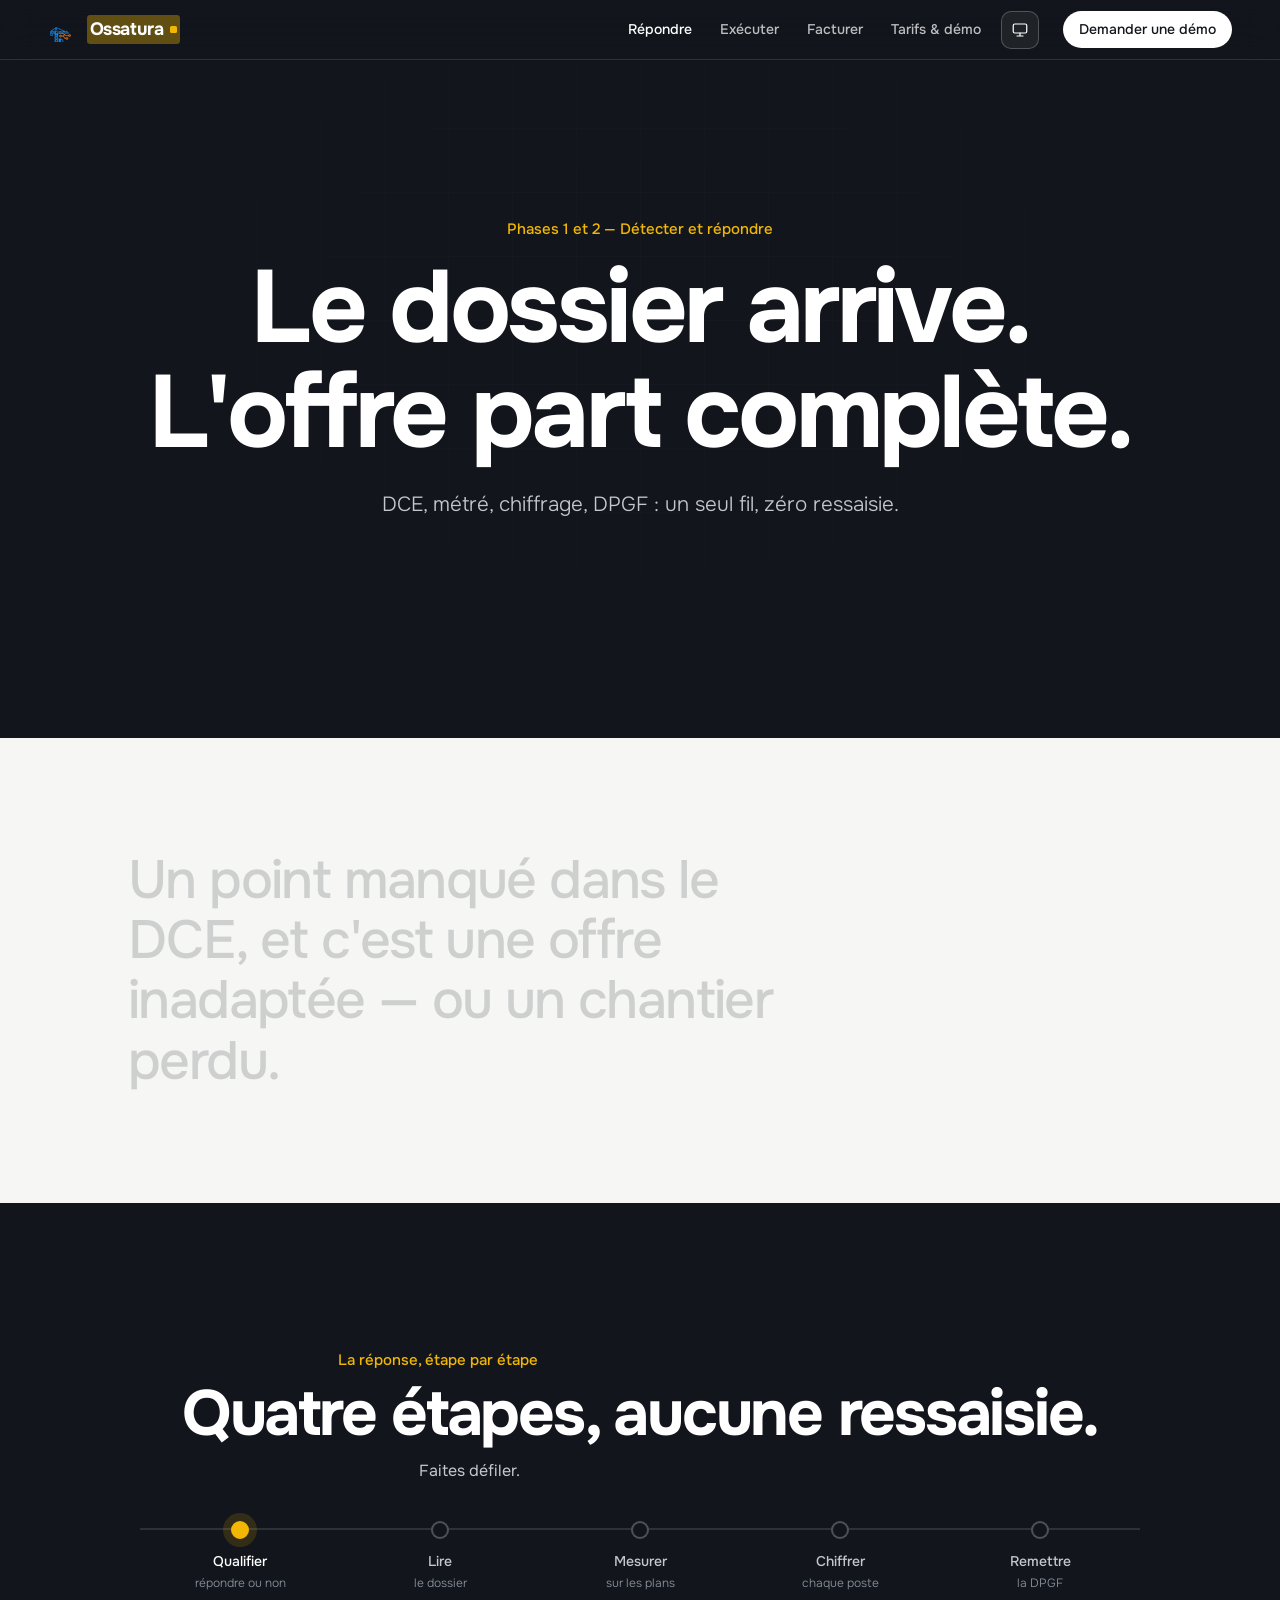
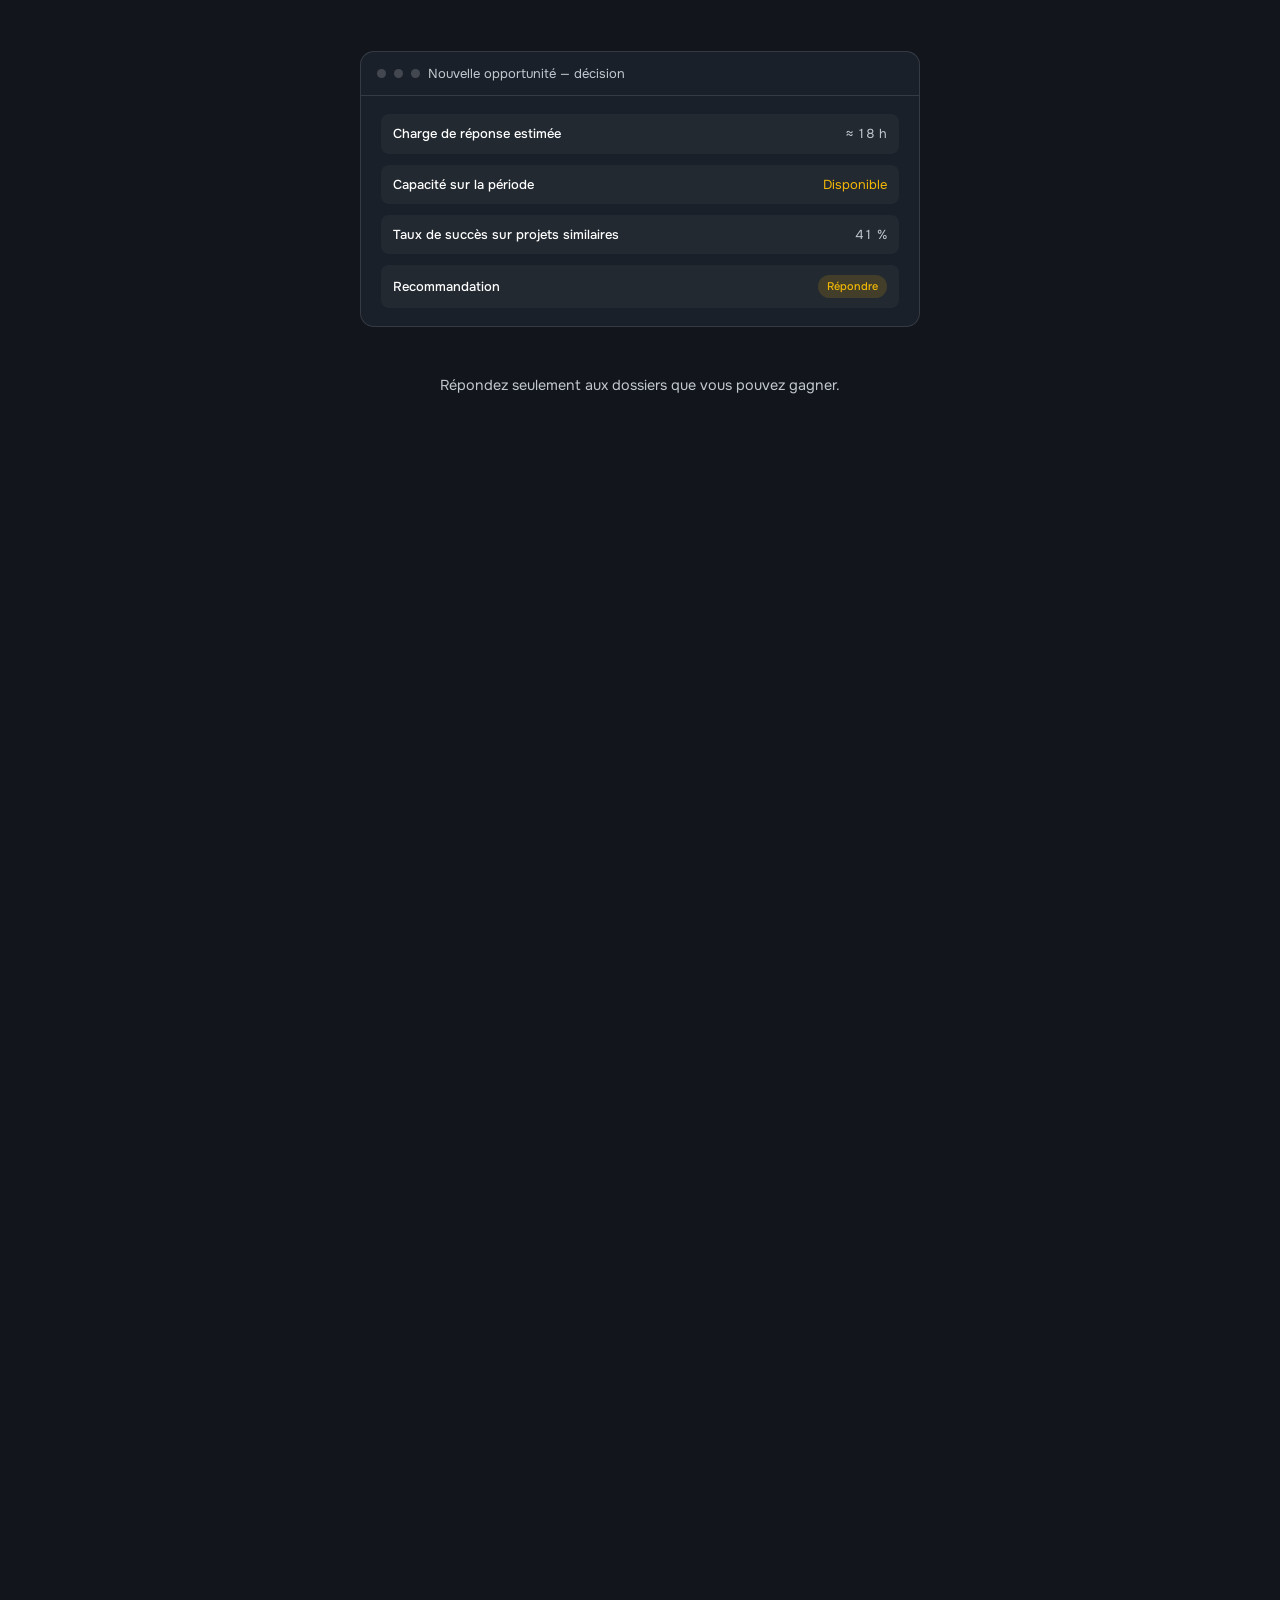
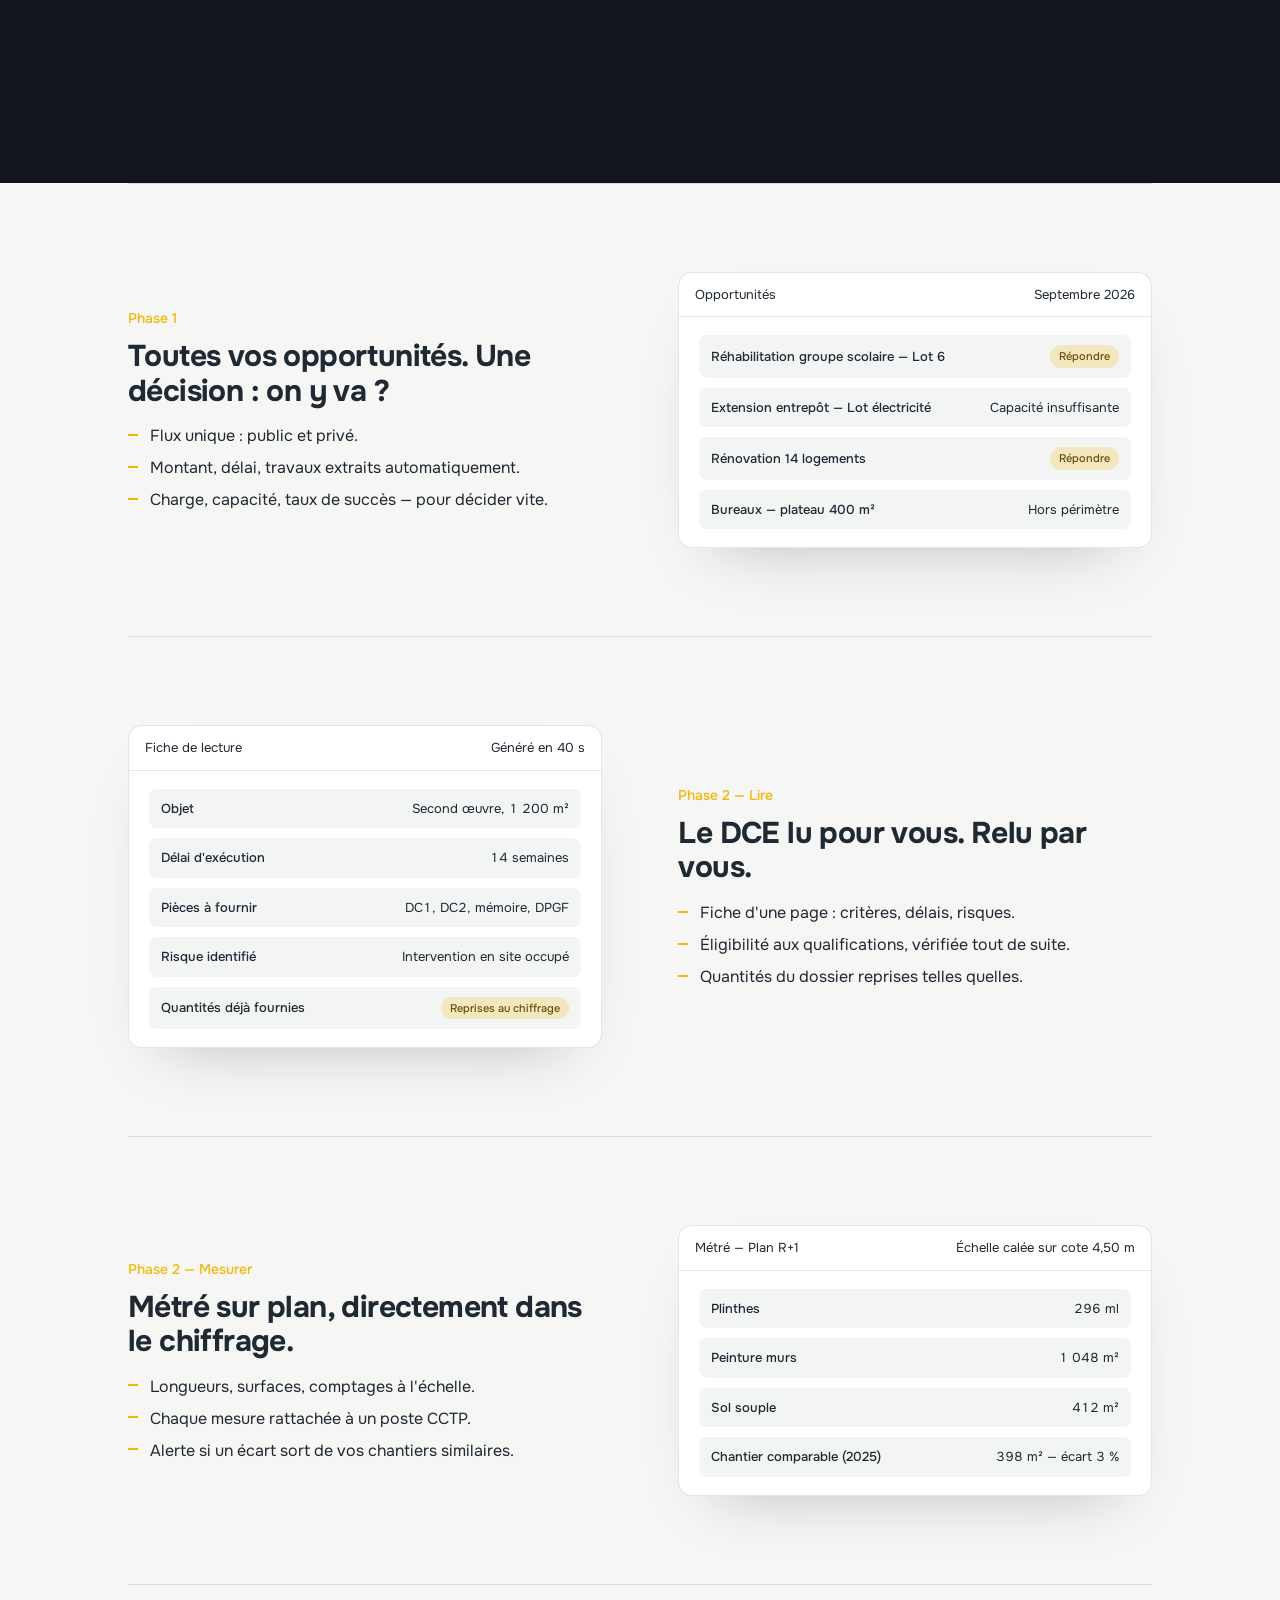
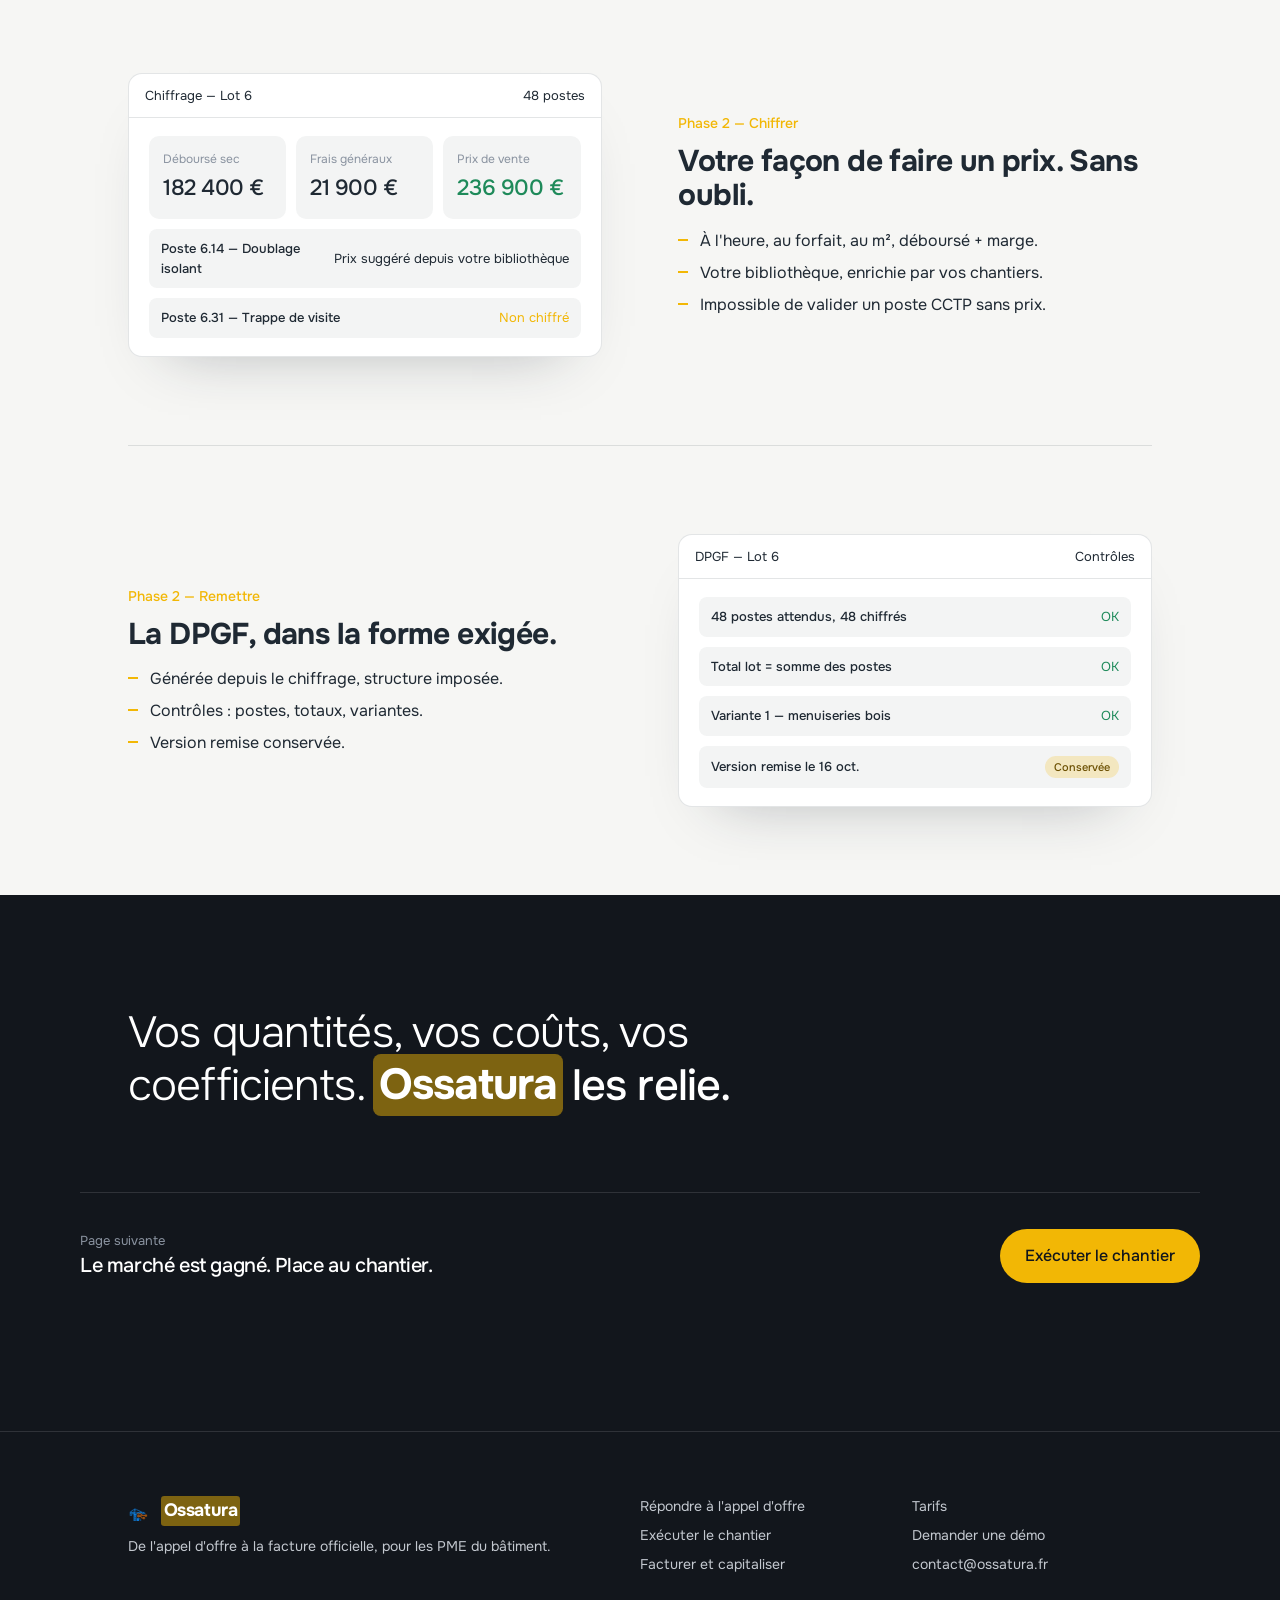
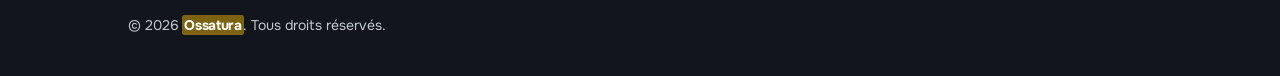
<file: reponse.html>
<!doctype html>
<html lang="fr-FR">
<head>
<meta charset="utf-8">
<meta name="viewport" content="width=device-width,initial-scale=1">
<title>Appels d'offres BTP : DCE, chiffrage &amp; DPGF | Ossatura</title>
<meta name="description" content="Analysez le DCE, métrés sur plan, chiffrage complet et DPGF générée sans ressaisie. Répondez plus vite avec Ossatura.">
<meta name="keywords" content="appel d'offres BTP, DCE, CCTP, DPGF, chiffrage devis, métré">
<meta name="author" content="Ossatura">
<meta name="robots" content="index,follow,max-image-preview:large,max-snippet:-1,max-video-preview:-1">
<meta name="googlebot" content="index,follow">
<meta name="language" content="French">
<meta name="geo.region" content="FR">
<link rel="canonical" href="https://ossatura.duckdns.org/reponse.html">
<link rel="alternate" hreflang="fr" href="https://ossatura.duckdns.org/reponse.html">
<link rel="alternate" hreflang="x-default" href="https://ossatura.duckdns.org/reponse.html">
<meta property="og:locale" content="fr_FR">
<meta property="og:type" content="website">
<meta property="og:site_name" content="Ossatura">
<meta property="og:title" content="Appels d'offres BTP : DCE, chiffrage &amp; DPGF | Ossatura">
<meta property="og:description" content="Analysez le DCE, métrés sur plan, chiffrage complet et DPGF générée sans ressaisie. Répondez plus vite avec Ossatura.">
<meta property="og:url" content="https://ossatura.duckdns.org/reponse.html">
<meta property="og:image" content="https://ossatura.duckdns.org/assets/logo-full.png">
<meta property="og:image:alt" content="Logo Ossatura — logiciel BTP">
<meta name="twitter:card" content="summary_large_image">
<meta name="twitter:title" content="Appels d'offres BTP : DCE, chiffrage &amp; DPGF | Ossatura">
<meta name="twitter:description" content="Analysez le DCE, métrés sur plan, chiffrage complet et DPGF générée sans ressaisie. Répondez plus vite avec Ossatura.">
<meta name="twitter:image" content="https://ossatura.duckdns.org/assets/logo-full.png">
<link rel="icon" href="/assets/favicon.ico" sizes="any">
<link rel="icon" type="image/png" href="/assets/favicon.png">
<link rel="apple-touch-icon" href="/assets/logo-full.png">
<link rel="manifest" href="/site.webmanifest">
<meta name="theme-color" content="#F2B705">
<script>
(function(){
  try{
    var k="ossatura.vitrine.theme";
    var p=localStorage.getItem(k)||"system";
    var dark=window.matchMedia("(prefers-color-scheme: dark)").matches;
    var r=(p==="light"||p==="dark")?p:(dark?"dark":"light");
    document.documentElement.dataset.theme=r;
    document.documentElement.style.colorScheme=r;
    var m=document.querySelector('meta[name="theme-color"]');
    if(m) m.setAttribute("content", r==="dark"?"#12161C":"#F2B705");
  }catch(e){}
})();
</script>
<link rel="preconnect" href="https://fonts.googleapis.com">
<link rel="preconnect" href="https://fonts.gstatic.com" crossorigin>
<link rel="stylesheet" href="/assets/style.css?v=20260915-ios">
<script type="application/ld+json">
{
  "@context": "https://schema.org",
  "@type": "Organization",
  "name": "Ossatura",
  "url": "https://ossatura.duckdns.org",
  "logo": "https://ossatura.duckdns.org/assets/logo-full.png",
  "email": "contact@ossatura.fr",
  "description": "Plateforme de gestion de projet pour les PME du bâtiment, de l'appel d'offre à la facturation officielle.",
  "sameAs": [],
  "areaServed": {
    "@type": "Country",
    "name": "France"
  }
}
</script>
<script type="application/ld+json">
{
  "@context": "https://schema.org",
  "@type": "WebSite",
  "name": "Ossatura",
  "url": "https://ossatura.duckdns.org",
  "inLanguage": "fr-FR",
  "publisher": {
    "@type": "Organization",
    "name": "Ossatura",
    "url": "https://ossatura.duckdns.org"
  },
  "potentialAction": {
    "@type": "CommunicateAction",
    "name": "Demander une démo",
    "target": "https://ossatura.duckdns.org/contact.html#demo"
  }
}
</script>
<script type="application/ld+json">
{
  "@context": "https://schema.org",
  "@type": "WebPage",
  "name": "Appels d'offres BTP : DCE, chiffrage & DPGF | Ossatura",
  "description": "Analysez le DCE, métrés sur plan, chiffrage complet et DPGF générée sans ressaisie. Répondez plus vite avec Ossatura.",
  "url": "https://ossatura.duckdns.org/reponse.html",
  "inLanguage": "fr-FR",
  "isPartOf": {
    "@type": "WebSite",
    "name": "Ossatura",
    "url": "https://ossatura.duckdns.org"
  },
  "about": {
    "@type": "SoftwareApplication",
    "name": "Ossatura"
  },
  "primaryImageOfPage": {
    "@type": "ImageObject",
    "url": "https://ossatura.duckdns.org/assets/logo-full.png"
  }
}
</script>
<script type="application/ld+json">
{
  "@context": "https://schema.org",
  "@type": "BreadcrumbList",
  "itemListElement": [
    {
      "@type": "ListItem",
      "position": 1,
      "name": "Accueil",
      "item": "https://ossatura.duckdns.org/"
    },
    {
      "@type": "ListItem",
      "position": 2,
      "name": "Répondre à l'appel d'offre",
      "item": "https://ossatura.duckdns.org/reponse.html"
    }
  ]
}
</script>
</head>
<body>
<a class="skip-link" href="#main">Aller au contenu</a>
<nav class="nav" aria-label="Navigation principale">
  <a class="brand" href="index.html"><img src="/assets/logo-nav.png" alt="Ossatura — logiciel de gestion BTP" width="24" height="24" decoding="async"><span class="brand-mark">Ossatura</span></a>
  <ul class="nav-links" id="nav-links">
          <li><a href="reponse.html" aria-current="page">Répondre</a></li>
    <li><a href="chantier.html">Exécuter</a></li>
    <li><a href="finance.html">Facturer</a></li>
    <li><a href="contact.html">Tarifs & démo</a></li>
  </ul>
  <button type="button" class="theme-toggle" aria-label="Changer le thème"></button>
  <a class="cta" href="contact.html">Demander une démo</a>
  <button class="burger" type="button" aria-label="Ouvrir le menu" aria-expanded="false" aria-controls="nav-links"><span></span><span></span><span></span></button>
</nav>

<main id="main">
<header class="hero dark" style="min-height:82vh">
  <div class="hero-blueprint" aria-hidden="true"></div>
  <div class="wrap center">
    <p class="kicker reveal">Phases 1 et 2 — Détecter et répondre</p>
    <h1 class="reveal d1">Le dossier arrive.<br>L'offre part complète.</h1>
    <p class="lead muted reveal d2">DCE, métré, chiffrage, DPGF : un seul fil, zéro ressaisie.</p>
  </div>
</header>

<section class="section light">
  <div class="wrap">
    <p class="statement">Un point manqué dans le DCE, et c'est une offre inadaptée — ou un chantier perdu.</p>
  </div>
</section>

<!-- SCENE -->
<section class="scene dark">
  <div class="pin">
  <div class="pin-inner">
    <div class="wrap scene-head">
      <p class="kicker">La réponse, étape par étape</p>
      <h2>Quatre étapes, aucune ressaisie.</h2>
      <p class="muted">Faites défiler.</p>
    </div>
    <div class="scene-body">
      <div class="wrap">
        <div class="track"><div class="fill"></div></div>
        <div class="nodes">
          <div class="node"><span>Qualifier</span><small>répondre ou non</small></div>
          <div class="node"><span>Lire</span><small>le dossier</small></div>
          <div class="node"><span>Mesurer</span><small>sur les plans</small></div>
          <div class="node"><span>Chiffrer</span><small>chaque poste</small></div>
          <div class="node"><span>Remettre</span><small>la DPGF</small></div>
        </div>
        <div class="screens">
          <div class="screen">
            <header><i></i><i></i><i></i> Nouvelle opportunité — décision</header>
            <div class="body">
              <div class="row"><b>Charge de réponse estimée</b><span class="v">≈ 18 h</span></div>
              <div class="row"><b>Capacité sur la période</b><span class="v ok">Disponible</span></div>
              <div class="row"><b>Taux de succès sur projets similaires</b><span class="v">41 %</span></div>
              <div class="row"><b>Recommandation</b><span class="tag">Répondre</span></div>
            </div>
          </div>
          <div class="screen">
            <header><i></i><i></i><i></i> Fiche de lecture — 63 pages analysées</header>
            <div class="body">
              <div class="row"><b>Critères</b><span class="v">Prix 60 % · Technique 40 %</span></div>
              <div class="row"><b>Date limite</b><span class="v">17 oct. 2026, 12 h</span></div>
              <div class="row"><b>Qualification exigée</b><span class="tag">RGE — vous êtes éligible</span></div>
              <div class="row"><b>Clause à surveiller</b><span class="v">Pénalité de retard 1/1000 par jour</span></div>
            </div>
          </div>
          <div class="screen">
            <header><i></i><i></i><i></i> Métré — Plan RDC, échelle 1/100</header>
            <div class="body">
              <div class="row"><b>Cloisons 72 mm</b><span class="v">184 m²</span></div>
              <div class="row"><b>Faux plafond</b><span class="v">312 m²</span></div>
              <div class="row"><b>Portes intérieures</b><span class="v">27 u</span></div>
              <div class="row"><b>Comparé à vos chantiers similaires</b><span class="tag">Cohérent</span></div>
            </div>
          </div>
          <div class="screen">
            <header><i></i><i></i><i></i> Chiffrage — contrôle de complétude</header>
            <div class="body">
              <div class="row"><b>Postes du CCTP</b><span class="v">48</span></div>
              <div class="row"><b>Postes chiffrés</b><span class="v ok">48</span></div>
              <div class="row"><b>Marge main-d'œuvre / matériaux</b><span class="v">32 % / 15 %</span></div>
              <div class="row"><b>Prix de vente</b><span class="v">236 900 € HT</span></div>
            </div>
          </div>
          <div class="screen">
            <header><i></i><i></i><i></i> DPGF — prête à remettre</header>
            <div class="body">
              <div class="row"><b>Structure attendue par le dossier</b><span class="v ok">Respectée</span></div>
              <div class="row"><b>Totaux par lot</b><span class="v ok">Cohérents</span></div>
              <div class="row"><b>Variante demandée</b><span class="v ok">Traitée</span></div>
              <div class="row"><b>Export</b><span class="tag">PDF + tableur</span></div>
            </div>
          </div>
        </div>
      </div>
      <p class="scene-caption">
        <span>Répondez seulement aux dossiers que vous pouvez gagner.</span>
        <span>60 pages → une fiche. Rien d'important n'est oublié.</span>
        <span>Tracez sur le plan. Les quantités alimentent le chiffrage.</span>
        <span>Chaque poste du CCTP a son prix — sinon, on vous le dit.</span>
        <span>La DPGF se génère dans la forme imposée. Vous remettez.</span>
      </p>
    </div>
  </div>
  </div>
</section>

<!-- DETAILS -->
<section class="light" id="detecter">
  <div class="wrap">

    <div class="feature grid-2">
      <div class="reveal">
        <p class="num">Phase 1</p>
        <h3>Toutes vos opportunités. Une décision : on y va ?</h3>
        <ul>
          <li>Flux unique : public et privé.</li>
          <li>Montant, délai, travaux extraits automatiquement.</li>
          <li>Charge, capacité, taux de succès — pour décider vite.</li>
        </ul>
      </div>
      <div class="mock reveal d1">
        <header><span>Opportunités</span><span>Septembre 2026</span></header>
        <div class="body">
          <div class="row"><b>Réhabilitation groupe scolaire — Lot 6</b><span class="tag">Répondre</span></div>
          <div class="row"><b>Extension entrepôt — Lot électricité</b><span class="v">Capacité insuffisante</span></div>
          <div class="row"><b>Rénovation 14 logements</b><span class="tag">Répondre</span></div>
          <div class="row"><b>Bureaux — plateau 400 m²</b><span class="v">Hors périmètre</span></div>
        </div>
      </div>
    </div>

    <div class="feature grid-2" id="repondre">
      <div class="mock reveal">
        <header><span>Fiche de lecture</span><span>Généré en 40 s</span></header>
        <div class="body">
          <div class="row"><b>Objet</b><span class="v">Second œuvre, 1 200 m²</span></div>
          <div class="row"><b>Délai d'exécution</b><span class="v">14 semaines</span></div>
          <div class="row"><b>Pièces à fournir</b><span class="v">DC1, DC2, mémoire, DPGF</span></div>
          <div class="row"><b>Risque identifié</b><span class="v">Intervention en site occupé</span></div>
          <div class="row"><b>Quantités déjà fournies</b><span class="tag">Reprises au chiffrage</span></div>
        </div>
      </div>
      <div class="reveal d1">
        <p class="num">Phase 2 — Lire</p>
        <h3>Le DCE lu pour vous. Relu par vous.</h3>
        <ul>
          <li>Fiche d'une page : critères, délais, risques.</li>
          <li>Éligibilité aux qualifications, vérifiée tout de suite.</li>
          <li>Quantités du dossier reprises telles quelles.</li>
        </ul>
      </div>
    </div>

    <div class="feature grid-2">
      <div class="reveal">
        <p class="num">Phase 2 — Mesurer</p>
        <h3>Métré sur plan, directement dans le chiffrage.</h3>
        <ul>
          <li>Longueurs, surfaces, comptages à l'échelle.</li>
          <li>Chaque mesure rattachée à un poste CCTP.</li>
          <li>Alerte si un écart sort de vos chantiers similaires.</li>
        </ul>
      </div>
      <div class="mock reveal d1">
        <header><span>Métré — Plan R+1</span><span>Échelle calée sur cote 4,50 m</span></header>
        <div class="body">
          <div class="row"><b>Plinthes</b><span class="v">296 ml</span></div>
          <div class="row"><b>Peinture murs</b><span class="v">1 048 m²</span></div>
          <div class="row"><b>Sol souple</b><span class="v">412 m²</span></div>
          <div class="row"><b>Chantier comparable (2025)</b><span class="v">398 m² — écart 3 %</span></div>
        </div>
      </div>
    </div>

    <div class="feature grid-2">
      <div class="mock reveal">
        <header><span>Chiffrage — Lot 6</span><span>48 postes</span></header>
        <div class="body">
          <div class="kpi">
            <div><small>Déboursé sec</small><b>182 400 €</b></div>
            <div><small>Frais généraux</small><b>21 900 €</b></div>
            <div><small>Prix de vente</small><b class="good">236 900 €</b></div>
          </div>
          <div class="row"><b>Poste 6.14 — Doublage isolant</b><span class="v">Prix suggéré depuis votre bibliothèque</span></div>
          <div class="row"><b>Poste 6.31 — Trappe de visite</b><span class="v" style="color:#F2B705">Non chiffré</span></div>
        </div>
      </div>
      <div class="reveal d1">
        <p class="num">Phase 2 — Chiffrer</p>
        <h3>Votre façon de faire un prix. Sans oubli.</h3>
        <ul>
          <li>À l'heure, au forfait, au m², déboursé + marge.</li>
          <li>Votre bibliothèque, enrichie par vos chantiers.</li>
          <li>Impossible de valider un poste CCTP sans prix.</li>
        </ul>
      </div>
    </div>

    <div class="feature grid-2">
      <div class="reveal">
        <p class="num">Phase 2 — Remettre</p>
        <h3>La DPGF, dans la forme exigée.</h3>
        <ul>
          <li>Générée depuis le chiffrage, structure imposée.</li>
          <li>Contrôles : postes, totaux, variantes.</li>
          <li>Version remise conservée.</li>
        </ul>
      </div>
      <div class="mock reveal d1">
        <header><span>DPGF — Lot 6</span><span>Contrôles</span></header>
        <div class="body">
          <div class="row"><b>48 postes attendus, 48 chiffrés</b><span class="v" style="color:#1E8A5A">OK</span></div>
          <div class="row"><b>Total lot = somme des postes</b><span class="v" style="color:#1E8A5A">OK</span></div>
          <div class="row"><b>Variante 1 — menuiseries bois</b><span class="v" style="color:#1E8A5A">OK</span></div>
          <div class="row"><b>Version remise le 16 oct.</b><span class="tag">Conservée</span></div>
        </div>
      </div>
    </div>

  </div>
</section>

<section class="section dark">
  <div class="wrap">
    <p class="big-quote reveal">Vos quantités, vos coûts, vos coefficients. <em><span class="brand-mark">Ossatura</span> les relie.</em></p>
  </div>
  <div class="wrap nextpage" style="margin-top:80px">
    <div><small>Page suivante</small><b>Le marché est gagné. Place au chantier.</b></div>
    <a class="btn primary" href="chantier.html">Exécuter le chantier</a>
  </div>
</section>

</main>
<footer class="footer dark">
  <div class="wrap">
    <div class="cols">
      <div>
        <div class="brand"><img src="/assets/logo-nav.png" alt="Ossatura — logiciel de gestion BTP" width="24" height="24" decoding="async"><span class="brand-mark">Ossatura</span></div>
        <p>De l'appel d'offre à la facture officielle, pour les PME du bâtiment.</p>
      </div>
      <ul>
        <li><a href="reponse.html">Répondre à l'appel d'offre</a></li>
        <li><a href="chantier.html">Exécuter le chantier</a></li>
        <li><a href="finance.html">Facturer et capitaliser</a></li>
      </ul>
      <ul>
        <li><a href="contact.html">Tarifs</a></li>
        <li><a href="contact.html#demo">Demander une démo</a></li>
        <li><a href="mailto:contact@ossatura.fr">contact@ossatura.fr</a></li>
      </ul>
    </div>
    <p>© 2026 <span class="brand-mark">Ossatura</span>. Tous droits réservés.</p>
  </div>
</footer>

<script src="/assets/main.js?v=20260915-ios" defer></script>
</body>
</html>
</file>
<file: assets/style.css>
@import url('https://fonts.googleapis.com/css2?family=Onest:wght@300;400;500;700&display=swap');

/* Palette de base + sémantique (clair par défaut, comme ossatura_soft) */
:root{
  --graphite:#12161C;
  --graphite-2:#1A2029;
  --concrete:#ECEDEA;
  --concrete-2:#F6F6F4;
  --slate:#1F2933;
  --steel:#8A93A0;
  --steel-2:#C3C8CF;
  --signal:#F2B705;
  --line:rgba(31,41,51,.12);
  --line-dark:rgba(255,255,255,.12);
  --max:1120px;
  --measure:62ch;
  --ease:cubic-bezier(.22,.61,.36,1);

  --bg:var(--concrete-2);
  --bg-elevated:#fff;
  --bg-muted:var(--concrete);
  --fg:var(--slate);
  --fg-muted:var(--steel);
  --fg-on-dark:#fff;
  --border:var(--line);
  --nav-bg:rgba(18,22,28,.78);
  --nav-fg:#fff;
  --section-light:var(--concrete-2);
  --section-concrete:var(--concrete);
  --section-dark:var(--graphite);
  --mock-bg:#fff;
  --mock-row:rgba(31,41,51,.05);
  --theme-color:#F2B705;
  color-scheme:light;
}

html[data-theme="dark"]{
  --graphite:#0B0D11;
  --graphite-2:#141820;
  --concrete:#1A1F28;
  --concrete-2:#12161C;
  --slate:#E8EAED;
  --steel:#9AA3AD;
  --steel-2:#C3C8CF;
  --line:rgba(255,255,255,.10);
  --line-dark:rgba(255,255,255,.12);
  --bg:var(--concrete-2);
  --bg-elevated:#1A2029;
  --bg-muted:#161B22;
  --fg:var(--slate);
  --fg-muted:var(--steel);
  --border:var(--line);
  --nav-bg:rgba(8,10,14,.86);
  --section-light:#151922;
  --section-concrete:#1A2029;
  --section-dark:#0A0C10;
  --mock-bg:#1A2029;
  --mock-row:rgba(255,255,255,.05);
  --theme-color:#12161C;
  color-scheme:dark;
}

*{box-sizing:border-box;margin:0;padding:0}
html{scroll-behavior:smooth}
@media (prefers-reduced-motion:reduce){html{scroll-behavior:auto}}
body{
  font-family:'Onest',system-ui,-apple-system,sans-serif;
  color:var(--fg);
  background:var(--bg);
  line-height:1.5;
  -webkit-font-smoothing:antialiased;
  transition:background-color .25s var(--ease),color .25s var(--ease);
}
a{color:inherit;text-decoration:none}
img,svg{display:block;max-width:100%}
button{font:inherit}
:focus-visible{outline:2px solid var(--signal);outline-offset:3px}

/* Skip link (accessibilité + SEO UX) */
.skip-link{
  position:absolute;left:12px;top:-48px;z-index:100;
  padding:10px 14px;border-radius:10px;
  background:var(--signal);color:#12161C;font-weight:600;font-size:14px;
  transition:top .2s var(--ease);
}
.skip-link:focus{top:12px}

/* ---------- Brand highlight ---------- */
.brand-mark{
  font-weight:700;
  letter-spacing:-.025em;
  color:inherit;
  background-color:rgba(242,183,5,.38);
  padding:.08em .14em;
  margin:0 -.04em;
  border-radius:.18em;
  box-decoration-break:clone;
  -webkit-box-decoration-break:clone;
}
.nav .brand-mark,
.footer .brand-mark,
.dark .brand-mark,
.hero .brand-mark,
html[data-theme="dark"] .brand-mark{
  background-color:rgba(242,183,5,.48);
  color:#fff;
}
.statement .brand-mark{
  background-color:rgba(242,183,5,.5);
  padding:.04em .12em;
}
.nav .brand .brand-mark{
  position:relative;
  background-color:rgba(242,183,5,.35);
}
.nav .brand .brand-mark::after{
  content:"";
  display:inline-block;
  width:7px;height:7px;
  margin-left:7px;
  background:var(--signal);
  border-radius:1.5px;
  vertical-align:middle;
  transform:translateY(-1px);
}

/* ---------- Navigation (no display:contents — Safari-safe) ---------- */
.brand img{width:24px;height:24px;display:inline-block;margin-right:6px;vertical-align:middle}
.nav{
  position:fixed;inset:0 0 auto 0;z-index:50;
  height:60px;display:flex;align-items:center;gap:8px;
  padding:0 clamp(16px,4vw,48px);
  background:var(--nav-bg);
  backdrop-filter:blur(18px);-webkit-backdrop-filter:blur(18px);
  border-bottom:1px solid var(--line-dark);
  color:var(--nav-fg);
}
.nav .brand{
  font-weight:700;letter-spacing:-.02em;font-size:18px;
  display:flex;align-items:center;gap:10px;
  flex-shrink:0;min-width:0;z-index:2;
}
.nav .brand i{width:14px;height:14px;background:var(--signal);display:inline-block}
.nav-links{
  display:flex;gap:28px;list-style:none;margin:0 0 0 auto;padding:0;
  font-size:14px;font-weight:500;
}
.nav-links a{opacity:.72;transition:opacity .2s}
.nav-links a:hover,.nav-links a[aria-current]{opacity:1}
.nav .theme-toggle{
  margin-left:12px;
  width:38px;height:38px;
  border:1px solid rgba(255,255,255,.22);
  border-radius:10px;
  background:rgba(255,255,255,.06);
  color:#fff;
  display:inline-flex;align-items:center;justify-content:center;
  cursor:pointer;flex-shrink:0;z-index:2;
  transition:background .2s,border-color .2s;
}
.nav .theme-toggle:hover{background:rgba(255,255,255,.12);border-color:rgba(255,255,255,.4)}
.nav .theme-toggle svg{width:18px;height:18px;stroke:currentColor;fill:none;stroke-width:1.6;stroke-linecap:round;stroke-linejoin:round}
.nav .cta{
  position:static!important;left:auto!important;top:auto!important;right:auto!important;bottom:auto!important;
  margin-left:16px;padding:8px 16px;border-radius:999px;
  background:#fff;color:var(--graphite);font-weight:500;font-size:14px;
  white-space:nowrap;flex-shrink:0;
  display:inline-flex;align-items:center;
}
html[data-theme="dark"] .nav .cta{background:var(--signal);color:#12161C}
.nav .burger{
  display:none;
  position:relative;z-index:2;
  background:none;border:0;color:#fff;
  width:44px;height:44px;padding:0;cursor:pointer;flex-shrink:0;
}
.nav .burger span{
  display:block;width:22px;height:2px;background:#fff;margin:5px auto;
  transition:transform .25s var(--ease),opacity .2s;
  transform-origin:center;
}
.nav.open .burger span:nth-child(1){transform:translateY(7px) rotate(45deg)}
.nav.open .burger span:nth-child(2){opacity:0}
.nav.open .burger span:nth-child(3){transform:translateY(-7px) rotate(-45deg)}
.nav-backdrop{display:none}
@media (max-width:860px){
  .nav{
    height:auto;min-height:60px;
    padding:0 16px;flex-wrap:wrap;align-items:center;row-gap:0;
  }
  .nav .brand{height:60px;display:flex;align-items:center}
  .nav .theme-toggle{margin-left:auto;margin-right:0;height:44px}
  .nav .burger{display:block;height:44px}
  .nav-links,.nav .cta{display:none}
  .nav.open{
    background:var(--graphite);
    border-bottom:1px solid var(--line-dark);
    box-shadow:0 18px 40px rgba(0,0,0,.35);
  }
  .nav.open .nav-links{
    display:flex;flex-direction:column;gap:0;
    flex:1 0 100%;width:100%;order:10;
    margin:0;padding:4px 0 0;list-style:none;
  }
  .nav.open .nav-links a{
    display:block;padding:14px 4px;opacity:1;font-size:16px;
    border-bottom:1px solid var(--line-dark);
  }
  .nav.open .nav-links li:last-child a{border-bottom:0}
  .nav.open .cta{
    display:flex;position:static!important;
    flex:1 0 100%;width:100%;order:11;
    margin:12px 0 16px;padding:12px 16px;
    justify-content:center;text-align:center;
    left:auto!important;top:auto!important;
  }
  .nav-backdrop:not([hidden]){
    display:block;
    position:fixed;left:0;right:0;bottom:0;z-index:40;
    background:rgba(0,0,0,.72);
    border:0;padding:0;margin:0;
    cursor:pointer;-webkit-tap-highlight-color:transparent;
  }
  body.nav-open{overflow:hidden}
}

/* ---------- Layout helpers ---------- */
.wrap{max-width:var(--max);margin:0 auto;padding:0 clamp(20px,4vw,48px)}
.section{padding:clamp(64px,9vw,112px) 0}
.section.tight{padding:clamp(56px,8vw,96px) 0}
.dark{background:var(--section-dark);color:var(--fg-on-dark)}
.dark .muted{color:var(--steel-2)}
.light{background:var(--section-light);color:var(--fg)}
.concrete{background:var(--section-concrete);color:var(--fg)}
.muted{color:var(--fg-muted)}
.center{text-align:center}
.measure{max-width:var(--measure)}
.grid-2{display:grid;grid-template-columns:1fr 1fr;gap:clamp(32px,6vw,80px);align-items:center}
.grid-3{display:grid;grid-template-columns:repeat(3,1fr);gap:32px}
@media (max-width:820px){.grid-2,.grid-3{grid-template-columns:1fr}}

/* ---------- Type ---------- */
h1,h2,h3{font-weight:700;letter-spacing:-.035em;line-height:1.02}
h1{font-size:clamp(44px,8vw,104px)}
h2{font-size:clamp(34px,5vw,64px)}
h3{font-size:clamp(22px,2.4vw,30px);letter-spacing:-.02em;line-height:1.15}
.lead{font-size:clamp(18px,1.6vw,22px);font-weight:300;line-height:1.5}
p{max-width:var(--measure)}
.center p{margin-inline:auto}
.kicker{font-weight:500;color:var(--signal);margin-bottom:16px;font-size:15px}
.stack>*+*{margin-top:20px}
.btn{display:inline-flex;align-items:center;gap:10px;padding:14px 24px;border-radius:999px;font-weight:500;font-size:16px;border:1px solid transparent;cursor:pointer;transition:transform .2s var(--ease),background .2s}
.btn:hover{transform:translateY(-1px)}
.btn.primary{background:var(--signal);color:#12161C}
.btn.ghost{border-color:currentColor;background:transparent}
.btn.ghostdark{border-color:rgba(255,255,255,.35);color:#fff;background:transparent}
.btn-row{display:flex;gap:14px;flex-wrap:wrap;justify-content:inherit}
.center .btn-row{justify-content:center}

/* ---------- Hero ---------- */
.hero{min-height:100vh;display:grid;place-items:center;padding:120px 0 80px;position:relative;overflow:hidden}
.hero .wrap{position:relative;z-index:2}
.hero h1{margin-bottom:24px}
.hero .lead{margin:0 auto 40px}
.hero-blueprint{
  position:absolute;inset:0;z-index:1;opacity:.28;
  background-image:
    linear-gradient(rgba(255,255,255,.06) 1px,transparent 1px),
    linear-gradient(90deg,rgba(255,255,255,.06) 1px,transparent 1px);
  background-size:64px 64px;
  mask-image:radial-gradient(ellipse at 50% 40%,#000 20%,transparent 70%);
  -webkit-mask-image:radial-gradient(ellipse at 50% 40%,#000 20%,transparent 70%);
}
.hero-sub{position:relative;z-index:2;margin-top:64px;display:flex;justify-content:center;gap:clamp(24px,5vw,72px);flex-wrap:wrap;font-size:14px;color:var(--steel-2)}
.hero-sub b{display:block;font-size:26px;color:#fff;font-weight:500;letter-spacing:-.02em}

/* ---------- Reveal (Apple-like) ---------- */
.reveal{opacity:0;transform:translateY(28px) scale(.985);transition:opacity .9s var(--ease),transform .9s var(--ease)}
.reveal.in{opacity:1;transform:none}
.reveal.d1{transition-delay:.12s}.reveal.d2{transition-delay:.24s}.reveal.d3{transition-delay:.36s}
@media (prefers-reduced-motion:reduce){.reveal{opacity:1;transform:none;transition:none}}

/* Big statement text that fades word by word */
.statement{font-size:clamp(28px,4.2vw,56px);font-weight:500;letter-spacing:-.03em;line-height:1.12;max-width:20ch}
.statement .w{opacity:.18;transition:opacity .4s}
.statement .w.on{opacity:1}

/* ---------- Scrubbed scene (the memorable thing) ---------- */
.scene{position:relative;height:420vh}
.scene .pin{
  position:sticky;top:0;height:100vh;height:100dvh;
  display:flex;flex-direction:column;justify-content:center;
  padding:72px 0 16px;overflow:hidden;
}
.pin-inner{display:flex;flex-direction:column;gap:clamp(20px,5vh,48px);transform-origin:50% 50%;will-change:transform}
.scene .pin .wrap{width:100%}
.scene-head{text-align:center}
.scene-head h2{margin-bottom:12px;font-size:min(clamp(34px,5vw,64px),8.5vh)}
.scene-head .kicker{margin-bottom:10px}
.scene-body{display:flex;flex-direction:column;gap:clamp(22px,5.5vh,52px);min-height:0}
.track{position:relative;width:min(1000px,92vw);height:2px;background:var(--line-dark);margin:0 auto}
.track .fill{position:absolute;inset:0 auto 0 0;width:0;background:var(--signal);transition:width .1s linear}
.nodes{position:relative;width:min(1000px,92vw);display:grid;grid-template-columns:repeat(5,1fr);margin:0 auto;transform:translateY(-1px)}
.node{position:relative;text-align:center;padding-top:22px;padding-bottom:4px}
.node::before{content:"";position:absolute;top:-8px;left:50%;width:14px;height:14px;border-radius:50%;background:var(--graphite);border:2px solid rgba(255,255,255,.25);transform:translateX(-50%);transition:background .3s,border-color .3s,box-shadow .3s}
.node.on::before{background:var(--signal);border-color:var(--signal);box-shadow:0 0 0 8px rgba(242,183,5,.15)}
.node span{display:block;font-size:14px;font-weight:500;color:var(--steel-2);transition:color .3s}
.node small{display:block;font-size:12px;color:var(--steel);margin-top:2px;font-weight:300}
.node.on span{color:#fff}
@media (max-width:640px){.node small{display:none}.node span{font-size:12px}}

.screens{display:grid;width:min(560px,92vw);margin:clamp(26px,6vh,60px) auto 0}
.screen{
  grid-area:1/1;transform:translateY(34px) scale(.95);opacity:0;visibility:hidden;
  transition:opacity .55s var(--ease),transform .65s var(--ease),visibility 0s .55s;
  background:var(--graphite-2);border:1px solid var(--line-dark);border-radius:14px;overflow:hidden;color:#fff;
}
.screen.on{opacity:1;visibility:visible;transform:none;transition-delay:0s}
.screen.gone{transform:translateY(-26px) scale(.96)}
.screen header{display:flex;align-items:center;gap:8px;padding:clamp(8px,1.4vh,12px) 16px;border-bottom:1px solid var(--line-dark);font-size:13px;color:var(--steel-2)}
.screen header i{width:9px;height:9px;border-radius:50%;background:rgba(255,255,255,.18)}
.screen .body{padding:clamp(10px,2vh,18px) clamp(12px,3vw,20px);display:grid;gap:clamp(6px,1.2vh,12px)}
.row{display:grid;grid-template-columns:1fr auto;align-items:center;gap:12px;padding:clamp(7px,1.3vh,10px) 12px;border-radius:8px;background:rgba(255,255,255,.04);font-size:13px}
.row b{font-weight:500;color:#fff}
.row .v{color:var(--steel-2);font-variant-numeric:tabular-nums;text-align:right}
.row .ok{color:var(--signal)}
.bar{height:6px;background:rgba(255,255,255,.08);border-radius:3px;overflow:hidden}
.bar i{display:block;height:100%;background:var(--signal);width:var(--w,50%)}
.tag{display:inline-block;padding:3px 9px;border-radius:999px;background:rgba(242,183,5,.15);color:var(--signal);font-size:11px;font-weight:500;white-space:nowrap}
.scene-caption{text-align:center;font-size:clamp(13px,1.6vh,16px);color:var(--steel-2);padding:0 20px;max-width:none;margin:0 auto;min-height:2.6em;line-height:1.3}
.scene-caption span{display:none}
.scene-caption span.on{display:inline}

@media (max-height:760px){
  .scene-head .muted{display:none}
  .scene .pin{padding-top:64px}
  .row{font-size:12px}
  .screen header{font-size:12px}
}
@media (max-height:640px){
  .scene-head .kicker{display:none}
  .scene-head h2{font-size:min(clamp(30px,4vw,44px),7vh)}
  .node small{display:none}
  .row .v,.row .tag{font-size:11px}
}
@media (max-width:480px){
  .row{grid-template-columns:1fr;gap:2px}
  .row .v{text-align:left}
  .screen .body{gap:6px}
}
@media (prefers-reduced-motion:reduce){
  .scene{height:auto}
  .scene .pin{position:static;height:auto;padding-top:96px}
  .screens{gap:16px}
  .screen{grid-area:auto;transform:none;opacity:1;visibility:visible;width:100%}
  .track .fill{width:100%}
  .node::before{background:var(--signal);border-color:var(--signal)}
  .scene-caption{display:none}
}

/* ---------- Feature blocks ---------- */
.feature{padding:clamp(48px,7vw,88px) 0;border-top:1px solid var(--border)}
.dark .feature{border-top-color:var(--line-dark)}
.feature .num{font-size:14px;font-weight:500;color:var(--signal);margin-bottom:10px}
.feature h3{margin-bottom:8px}
.feature ul{list-style:none;display:grid;gap:8px;margin-top:16px}
.feature li{position:relative;padding-left:22px;font-size:16px}
.feature li::before{content:"";position:absolute;left:0;top:.62em;width:10px;height:2px;background:var(--signal)}

.mock{background:var(--mock-bg);border:1px solid var(--border);border-radius:14px;overflow:hidden;box-shadow:0 30px 60px -40px rgba(31,41,51,.35);color:var(--fg)}
.dark .mock{background:var(--graphite-2);border-color:var(--line-dark);color:#fff;box-shadow:none}
.mock header{padding:12px 16px;border-bottom:1px solid var(--border);font-size:13px;color:var(--fg-muted);display:flex;justify-content:space-between}
.dark .mock header{border-bottom-color:var(--line-dark);color:var(--steel-2)}
.mock .body{padding:18px 20px;display:grid;gap:10px}
.mock .row{background:var(--mock-row)}
.dark .mock .row{background:rgba(255,255,255,.04)}
.mock .row b{color:inherit}
.kpi{display:grid;grid-template-columns:repeat(3,1fr);gap:10px}
.kpi div{padding:14px;border-radius:10px;background:var(--mock-row)}
.dark .kpi div{background:rgba(255,255,255,.04)}
.kpi small{display:block;font-size:12px;color:var(--fg-muted)}
.kpi b{display:block;font-size:22px;font-weight:500;letter-spacing:-.02em;margin-top:4px}
.kpi b.warn{color:#D8412B}
.kpi b.good{color:#1E8A5A}
.dark .kpi b.good{color:var(--signal)}

.compare{display:grid;grid-template-columns:1fr 1fr;gap:24px}
@media (max-width:720px){.compare{grid-template-columns:1fr}}
.compare article{padding:32px;border-radius:16px;border:1px solid var(--border);background:var(--bg-elevated)}
.compare article.hi{background:var(--section-dark);color:#fff;border-color:transparent}
.compare h3{margin-bottom:18px}
.compare ul{list-style:none;display:grid;gap:10px;font-size:15px}
.compare li{padding-left:20px;position:relative}
.compare li::before{content:"";position:absolute;left:0;top:.65em;width:8px;height:8px;border-radius:50%;background:var(--steel-2)}
.compare .hi li::before{background:var(--signal)}

.phases{display:grid;grid-template-columns:repeat(5,1fr);gap:16px}
@media (max-width:980px){.phases{grid-template-columns:repeat(2,1fr)}}
@media (max-width:560px){.phases{grid-template-columns:1fr}}
.phase{padding:26px 22px 28px;border-radius:14px;background:var(--bg-elevated);border:1px solid var(--border);display:flex;flex-direction:column;gap:12px;min-height:220px;transition:transform .35s var(--ease),border-color .3s;color:var(--fg)}
.phase:hover{transform:translateY(-4px);border-color:var(--signal)}
.phase .n{font-size:13px;font-weight:500;color:var(--signal)}
.phase h3{font-size:20px}
.phase p{font-size:14px;color:var(--fg-muted);flex:1}
.phase a{font-size:14px;font-weight:500}

.big-quote{font-size:clamp(24px,3.4vw,44px);font-weight:300;letter-spacing:-.02em;line-height:1.2;max-width:26ch}
.big-quote em{font-style:normal;font-weight:500}

.footer{padding:64px 0 40px;border-top:1px solid var(--line-dark);font-size:14px;color:var(--steel-2);background:var(--section-dark)}
.footer .cols{display:grid;grid-template-columns:2fr 1fr 1fr;gap:32px;margin-bottom:40px}
@media (max-width:720px){.footer .cols{grid-template-columns:1fr}}
.footer ul{list-style:none;display:grid;gap:8px}
.footer a:hover{color:#fff}
.footer .brand{font-weight:700;color:#fff;font-size:18px;display:flex;align-items:center;gap:8px;margin-bottom:10px}
.footer .brand img{width:20px;height:20px}
.footer .brand i{width:12px;height:12px;background:var(--signal);display:inline-block}

.nextpage{display:flex;justify-content:space-between;align-items:center;gap:24px;padding:36px 0;border-top:1px solid var(--line-dark)}
.nextpage small{display:block;font-size:13px;color:var(--steel)}
.nextpage b{font-size:20px;font-weight:500;letter-spacing:-.02em;color:#fff}

.form{display:grid;gap:16px;max-width:540px}
.form label{display:grid;gap:6px;font-size:14px;font-weight:500;color:var(--fg)}
.form input,.form select,.form textarea{font:inherit;padding:12px 14px;border-radius:10px;border:1px solid var(--border);background:var(--bg-elevated);color:var(--fg);font-size:15px}
.form input:focus,.form select:focus,.form textarea:focus{border-color:var(--signal);outline:none}
.form .two{display:grid;grid-template-columns:1fr 1fr;gap:16px}
@media (max-width:560px){.form .two{grid-template-columns:1fr}}
.form .note{font-size:13px;color:var(--fg-muted)}
.form .hp{
  position:absolute!important;
  left:-10000px!important;
  top:auto!important;
  width:1px!important;
  height:1px!important;
  overflow:hidden!important;
  opacity:0!important;
  pointer-events:none!important;
}
.pricing{display:grid;grid-template-columns:repeat(3,1fr);gap:20px;align-items:stretch;padding-top:16px}
@media (max-width:900px){.pricing{grid-template-columns:1fr}}
.price{padding:28px 26px 32px;border-radius:16px;border:1px solid var(--border);background:var(--bg-elevated);color:var(--fg);display:flex;flex-direction:column;gap:12px;position:relative}
.price.hi{border-color:var(--signal);border-width:2px;box-shadow:0 18px 40px -28px rgba(31,41,51,.45)}
.price .price-for{font-size:13px;font-weight:500;color:var(--fg-muted);margin:0}
.price h3{font-size:clamp(28px,2.6vw,34px);letter-spacing:-.03em;margin:0;line-height:1.1}
.price .price-who{font-size:14px;margin:0;min-height:2.8em}
.price .amt{font-size:40px;font-weight:700;letter-spacing:-.03em;line-height:1}
.price .amt .amt-from{display:block;font-size:14px;font-weight:500;color:var(--fg-muted);letter-spacing:0;margin-bottom:4px}
.price .amt small{font-size:15px;font-weight:400;color:var(--fg-muted);letter-spacing:0}
.price .price-unit{margin:0;font-size:13px;font-weight:600;color:var(--fg-muted)}
.price.hi .price-unit{color:var(--fg)}
.price .price-badge{
  position:absolute;top:-12px;right:20px;margin:0;
  padding:5px 10px;border-radius:999px;
  background:var(--signal);color:#12161C;
  font-size:12px;font-weight:700;letter-spacing:-.01em
}
.price ul{list-style:none;display:grid;gap:8px;font-size:14px;flex:1;margin-top:2px}
.price li{padding-left:18px;position:relative}
.price li::before{content:"";position:absolute;left:0;top:.6em;width:8px;height:2px;background:var(--signal)}
.price li.feat{font-weight:600;color:var(--fg)}
.price li.feat::before{background:var(--signal);height:3px;width:10px}
.price .included{
  margin:0;
  padding:10px 12px;
  border-radius:10px;
  background:var(--bg-muted);
  border:1px solid var(--border);
  font-size:13px;
  font-weight:600;
  color:var(--fg);
  letter-spacing:-.01em;
}
.price.hi .included{background:rgba(242,183,5,.14);border-color:rgba(242,183,5,.35)}
.price-highlight{
  display:inline-block;
  margin-top:6px;
  font-size:13px;
  font-weight:700;
  color:var(--fg);
}
html[data-theme="dark"] .price-highlight{color:var(--signal)}

.plan-compare{
  margin-top:40px;
  border:1px solid var(--border);
  border-radius:16px;
  overflow:auto;
  background:var(--bg-elevated);
  color:var(--fg);
}
.plan-compare-row{
  display:grid;
  grid-template-columns:minmax(140px,1.4fr) repeat(3,1fr);
  gap:0;
  min-width:640px;
  font-size:14px;
}
.plan-compare-row > *{padding:12px 16px;border-top:1px solid var(--border)}
.plan-compare-row.head > *{border-top:none;font-weight:700;font-size:13px;background:var(--bg-muted)}
.plan-compare-row > :first-child{font-weight:500}
.plan-compare-row .hi{background:rgba(242,183,5,.08)}
.plan-compare-row.head .hi{background:rgba(242,183,5,.16)}
.plan-compare-row .no{color:var(--fg-muted)}
.plan-compare-row .yes{font-weight:600}
html[data-theme="dark"] .plan-compare-row .hi{background:rgba(242,183,5,.1)}
html[data-theme="dark"] .plan-compare-row.head .hi{background:rgba(242,183,5,.18)}
.phase.hi{border-color:var(--signal);border-width:2px}
.phase.hi .n{color:var(--signal)}

.light .mock .row .v,.concrete .mock .row .v{color:var(--fg)}
.light .mock .row .ok,.concrete .mock .row .ok{color:#1E8A5A}
html[data-theme="dark"] .light .mock .row .ok,
html[data-theme="dark"] .concrete .mock .row .ok{color:var(--signal)}
.light .mock .tag,.concrete .mock .tag{background:rgba(242,183,5,.22);color:#6B4F00}
html[data-theme="dark"] .light .mock .tag,
html[data-theme="dark"] .concrete .mock .tag{color:var(--signal)}
.light .mock header,.concrete .mock header{color:var(--fg)}
.light .mock .row,.concrete .mock .row{background:var(--mock-row)}
</file>
